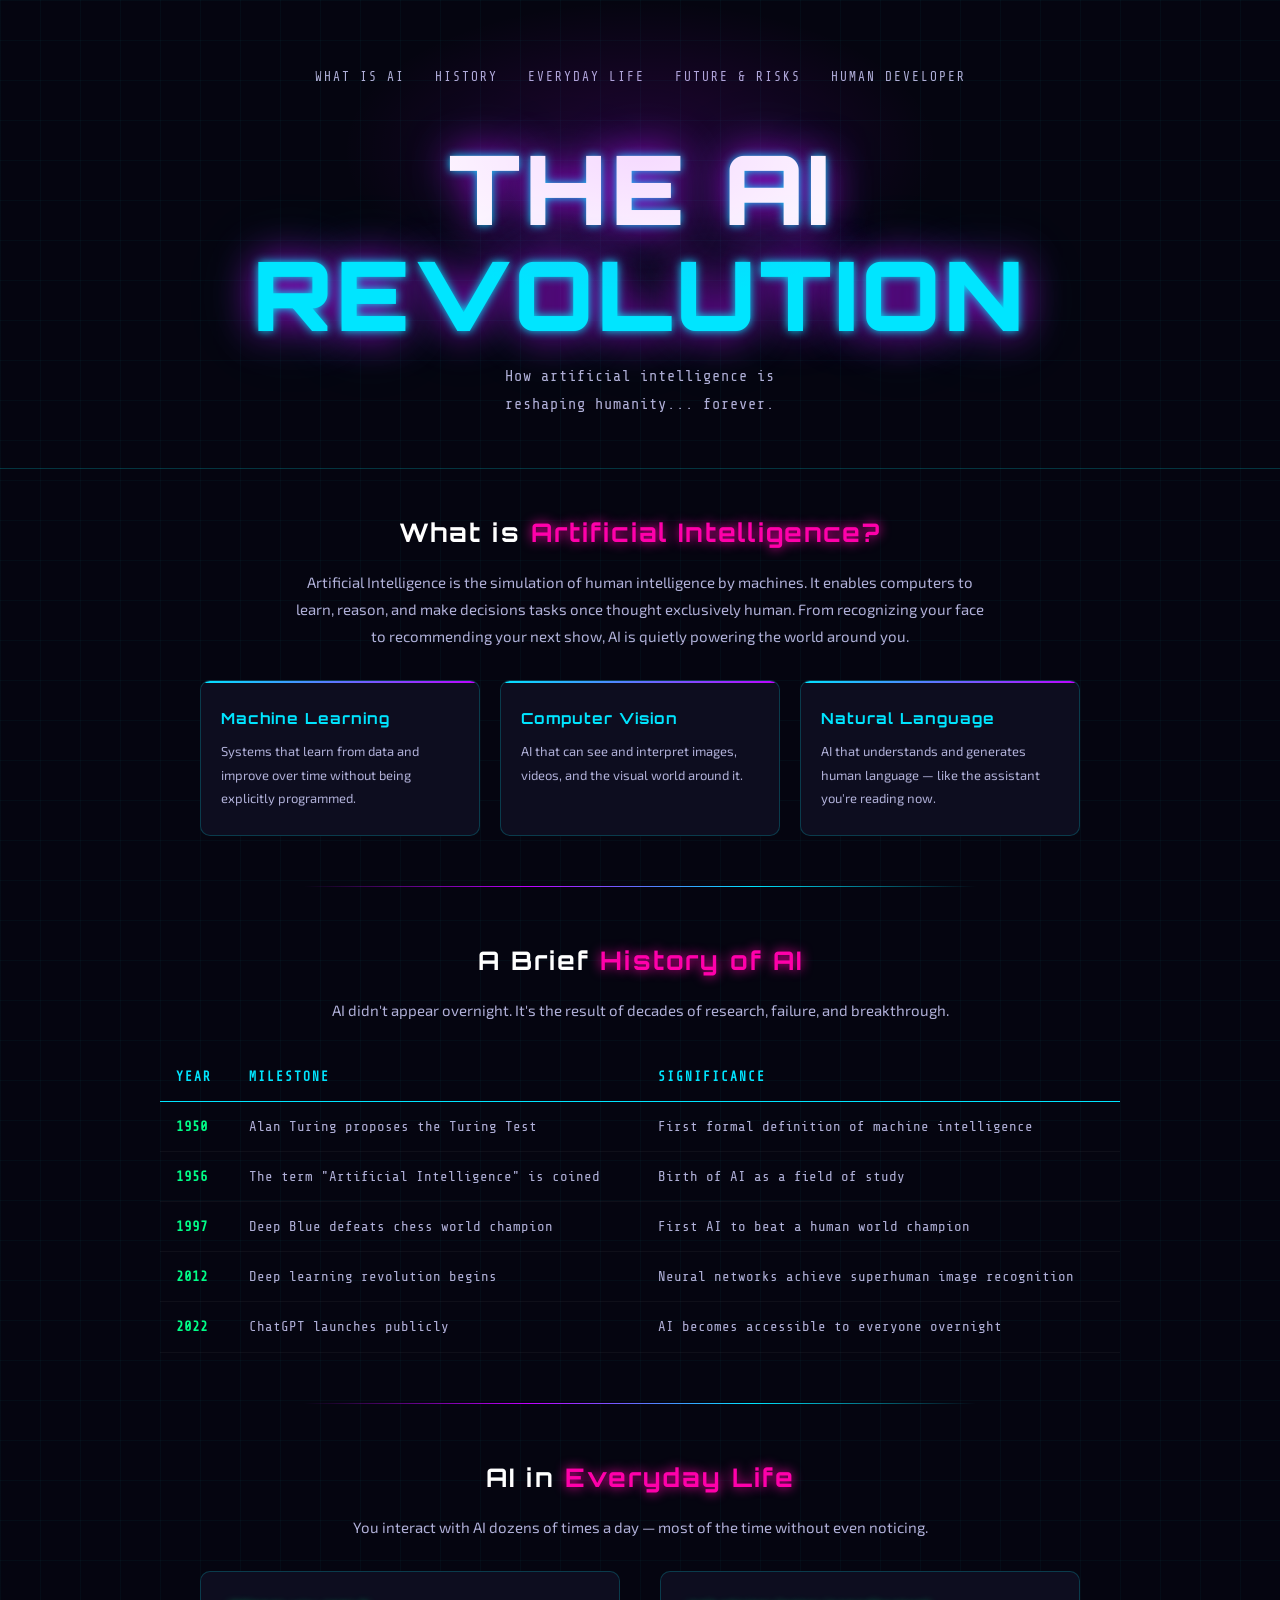
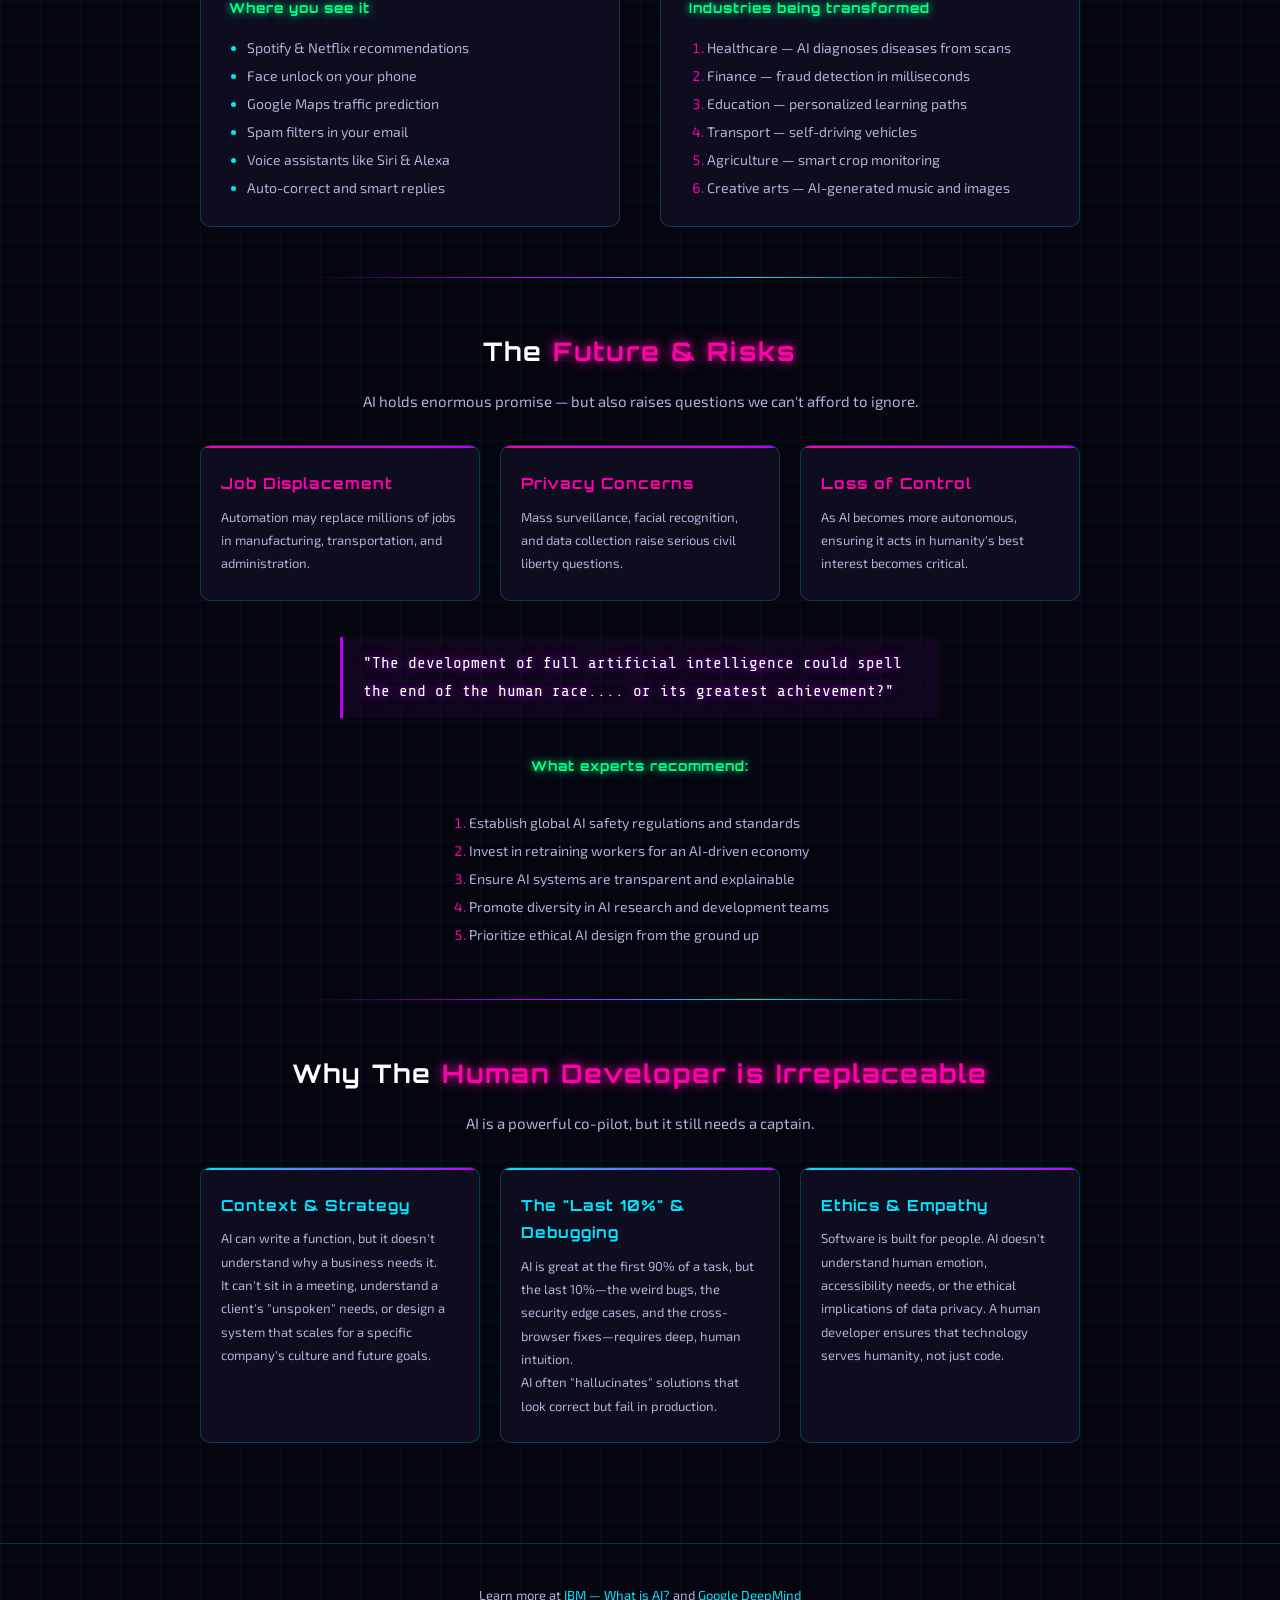
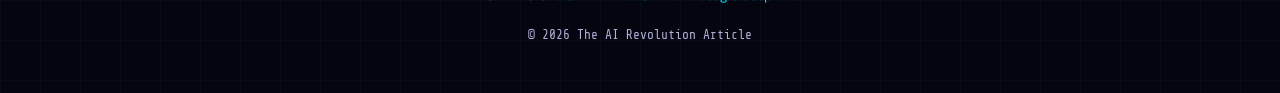
<file: article/ai/index.html>
<!DOCTYPE html>
<html lang="en">
<head>
    <meta charset="UTF-8">
    <meta name="viewport" content="width=device-width, initial-scale=1.0">
    <title>The AI Revolution</title>
    <link rel="stylesheet" href="style.css">
</head>

<body>

    <!-- Header-->
    <header>
        <nav>
            <a href="#what-is-ai">What is AI</a>
            <a href="#history">History</a>
            <a href="#everyday">Everyday Life</a>
            <a href="#future">Future & Risks</a>
            <a href="#human-developer">Human Developer</a>
        </nav>
        <h1>THE AI<br><span>REVOLUTION</span></h1>
        <p class="subtitle">How artificial intelligence is<br> reshaping humanity... forever.</p>
    </header>

    <main>

        <!-- Section 1: What is AI -->
        <section id="what-is-ai">
            <h2>What is <span class="highlight">Artificial Intelligence?</span></h2>
            <p>
                Artificial Intelligence is the simulation of human intelligence by machines.
                It enables computers to learn, reason, and make decisions tasks once thought
                exclusively human. From recognizing your face to recommending your next show,
                AI is quietly powering the world around you.
            </p>

            <div class="card-grid">
                <article class="card">
                    <h3>Machine Learning</h3>
                    <p>Systems that learn from data and improve over time without being explicitly programmed.</p>
                </article>
                <article class="card">
                    <h3>Computer Vision</h3>
                    <p>AI that can see and interpret images, videos, and the visual world around it.</p>
                </article>
                <article class="card">
                    <h3>Natural Language</h3>
                    <p>AI that understands and generates human language — like the assistant you're reading now.</p>
                </article>
            </div>
        </section>

        <hr>

                <!-- Section 2: History -->
        <section id="history">
            <h2>A Brief <span class="highlight">History of AI</span></h2>
            <p>AI didn't appear overnight. It's the result of decades of research, failure, and breakthrough.</p>

            <table>
                <thead>
                    <tr>
                        <th>Year</th>
                        <th>Milestone</th>
                        <th>Significance</th>
                    </tr>
                </thead>
                <tbody>
                    <tr>
                        <td>1950</td>
                        <td>Alan Turing proposes the Turing Test</td>
                        <td>First formal definition of machine intelligence</td>
                    </tr>
                    <tr>
                        <td>1956</td>
                        <td>The term "Artificial Intelligence" is coined</td>
                        <td>Birth of AI as a field of study</td>
                    </tr>
                    <tr>
                        <td>1997</td>
                        <td>Deep Blue defeats chess world champion</td>
                        <td>First AI to beat a human world champion</td>
                    </tr>
                    <tr>
                        <td>2012</td>
                        <td>Deep learning revolution begins</td>
                        <td>Neural networks achieve superhuman image recognition</td>
                    </tr>
                    <tr>
                        <td>2022</td>
                        <td>ChatGPT launches publicly</td>
                        <td>AI becomes accessible to everyone overnight</td>
                    </tr>
                </tbody>
            </table>
        </section>

        <hr>

        <!-- Section 3: Everyday Life -->
        <section id="everyday">
            <h2>AI in <span class="highlight">Everyday Life</span></h2>
            <p>You interact with AI dozens of times a day — most of the time without even noticing.</p>

            <div class="two-col">
                <div>
                    <h3 class="col-title">Where you see it</h3>
                    <ul>
                        <li>Spotify & Netflix recommendations</li>
                        <li>Face unlock on your phone</li>
                        <li>Google Maps traffic prediction</li>
                        <li>Spam filters in your email</li>
                        <li>Voice assistants like Siri & Alexa</li>
                        <li>Auto-correct and smart replies</li>
                    </ul>
                </div>
                <div>
                    <h3 class="col-title">Industries being transformed</h3>
                    <ol>
                        <li>Healthcare — AI diagnoses diseases from scans</li>
                        <li>Finance — fraud detection in milliseconds</li>
                        <li>Education — personalized learning paths</li>
                        <li>Transport — self-driving vehicles</li>
                        <li>Agriculture — smart crop monitoring</li>
                        <li>Creative arts — AI-generated music and images</li>
                    </ol>
                </div>
            </div>
        </section>

        <hr>

        <!-- Section 4: Future & Risks -->
        <section id="future">
            <h2>The <span class="highlight">Future & Risks</span></h2>
            <p>AI holds enormous promise — but also raises questions we can't afford to ignore.</p>

            <div class="card-grid">
                <article class="card card--danger">
                    <h3> Job Displacement</h3>
                    <p>Automation may replace millions of jobs in manufacturing, transportation, and administration.</p>
                </article>
                <article class="card card--danger">
                    <h3> Privacy Concerns</h3>
                    <p>Mass surveillance, facial recognition, and data collection raise serious civil liberty questions.</p>
                </article>
                <article class="card card--danger">
                    <h3>Loss of Control</h3>
                    <p>As AI becomes more autonomous, ensuring it acts in humanity's best interest becomes critical.</p>
                </article>
            </div>

            <p class="quote">"The development of full artificial intelligence could spell the end of the human race.... or its greatest achievement?"</p>

            <h3 class="col-title" style="margin-top: 30px;">What experts recommend:</h3>
            <ol class="recommendation-list">
                <li>Establish global AI safety regulations and standards</li>
                <li>Invest in retraining workers for an AI-driven economy</li>
                <li>Ensure AI systems are transparent and explainable</li>
                <li>Promote diversity in AI research and development teams</li>
                <li>Prioritize ethical AI design from the ground up</li>
            </ol>
        </section>

        <hr>

        <!-- Human Developer Section -->
        <section id="human-developer">
            <h2>Why The <span class="highlight">Human Developer is Irreplaceable</span></h2>
            <p>AI is a powerful co-pilot, but it still needs a captain.</p>

            <div class="card-grid">
                <article class="card">
                    <h3>Context & Strategy</h3>
                    <p>AI can write a function, but it doesn't understand why a business needs it.<br> It can't sit in a meeting, understand a client's "unspoken" needs, or design a system that scales for a specific company's culture and future goals.</p>
                </article>
                <article class="card">
                    <h3>The "Last 10%" & Debugging</h3>
                    <p>AI is great at the first 90% of a task, but the last 10%—the weird bugs, the security edge cases, and the cross-browser fixes—requires deep, human intuition.<br> AI often "hallucinates" solutions that look correct but fail in production.</p>
                </article>
                <article class="card">
                    <h3>Ethics & Empathy</h3>
                    <p>Software is built for people. AI doesn't understand human emotion, accessibility needs, or the ethical implications of data privacy. A human developer ensures that technology serves humanity, not just code.</p>
                </article>
            </div>
        </section>
    </main>

    <!--Footer-->
    <footer>
        <p>Learn more at <a href="https://www.ibm.com/topics/artificial-intelligence" target="_blank">IBM — What is AI?</a> 
        and <a href="https://www.deepmind.com" target="_blank">Google DeepMind</a></p>
        <p class="footer-copy">&copy; 2026 The AI Revolution Article</p>
    </footer>

</body>
</html>
</file>
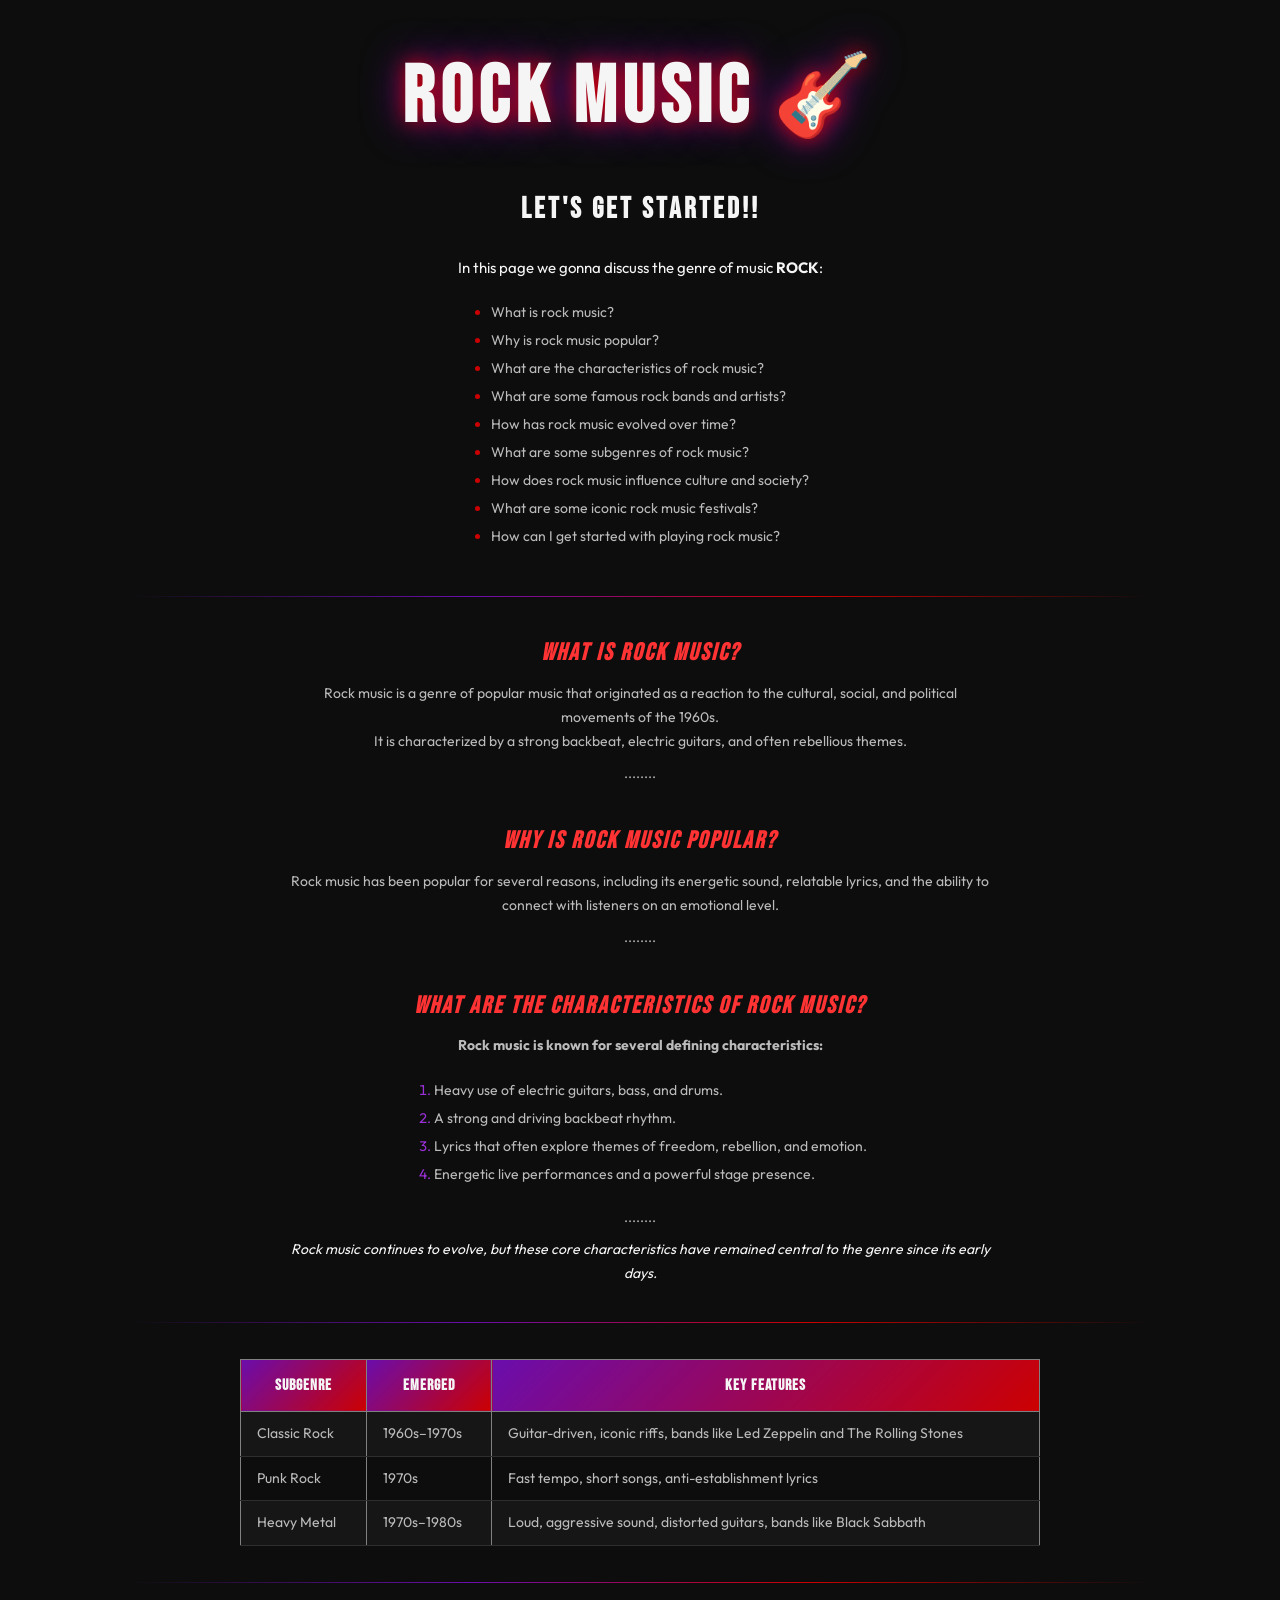
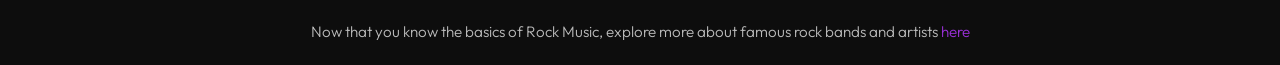
<file: CSS/introduction/index.html>
<!DOCTYPE html>
<html lang="en">
<head>
    <meta charset="UTF-8">
    <meta name="viewport" content="width=device-width, initial-scale=1.0">
    <title>Rock Music 🎸</title>
    <link rel="stylesheet" href="style.css">
</head>

<body dir="auto">
    <h1>Rock Music 🎸</h1>
    <h3>LET'S GET STARTED!!</h3>
    <p class="page-intro">In this page we gonna discuss the genre of music <b>ROCK</b>:</p>
    <ul>
        <li>What is rock music?</li>
        <li>Why is rock music popular?</li>
        <li>What are the characteristics of rock music?</li>
        <li>What are some famous rock bands and artists?</li>
        <li>How has rock music evolved over time?</li>
        <li>What are some subgenres of rock music?</li>
        <li>How does rock music influence culture and society?</li>
        <li>What are some iconic rock music festivals?</li>
        <li>How can I get started with playing rock music?</li>
        <!--here is the end of the head of this page-->
    </ul>

    <hr>

    <!--Defining Rock Music and its features -->
    <p class="title1"><b><i>What is Rock Music?</i></b></p>
    <p>Rock music is a genre of popular music that originated as a reaction to the cultural, social, and political movements of the 1960s.<br>It is characterized by a strong backbeat, electric guitars, and often rebellious themes.</p>
    <p>........</p>

    <p class="title1"><b><i>Why is Rock Music Popular?</i></b></p>
    <p>Rock music has been popular for several reasons, including its energetic sound, relatable lyrics, and the ability to connect with listeners on an emotional level.</p>
    <p>........</p>

    <p class="title1"><b><i>What are the Characteristics of Rock Music?</i></b></p>
    <p><b>Rock music is known for several defining characteristics:</b></p>
    <ol>
        <li>Heavy use of electric guitars, bass, and drums.</li>
        <li>A strong and driving backbeat rhythm.</li>
        <li>Lyrics that often explore themes of freedom, rebellion, and emotion.</li>
        <li>Energetic live performances and a powerful stage presence.</li>
    </ol>
    <p>........</p>

    <p class="las-p">Rock music continues to evolve, but these core characteristics have remained central to the genre since its early days.</p>

    <hr>

    <table border="1">
        <tr>
            <th>Subgenre</th>
            <th>Emerged</th>
            <th>Key Features</th>
        </tr>
        <tr>
            <td>Classic Rock</td>
            <td>1960s–1970s</td>
            <td>Guitar-driven, iconic riffs, bands like Led Zeppelin and The Rolling Stones</td>
        </tr>
        <tr>
            <td>Punk Rock</td>
            <td>1970s</td>
            <td>Fast tempo, short songs, anti-establishment lyrics</td>
        </tr>
        <tr>
            <td>Heavy Metal</td>
            <td>1970s–1980s</td>
            <td>Loud, aggressive sound, distorted guitars, bands like Black Sabbath</td>
        </tr>
    </table>

    <hr>

    <h5>Now that you know the basics of Rock Music, explore more about famous rock bands and artists <a href="page2.html">here</a></h5>

</body>
</html>
</file>
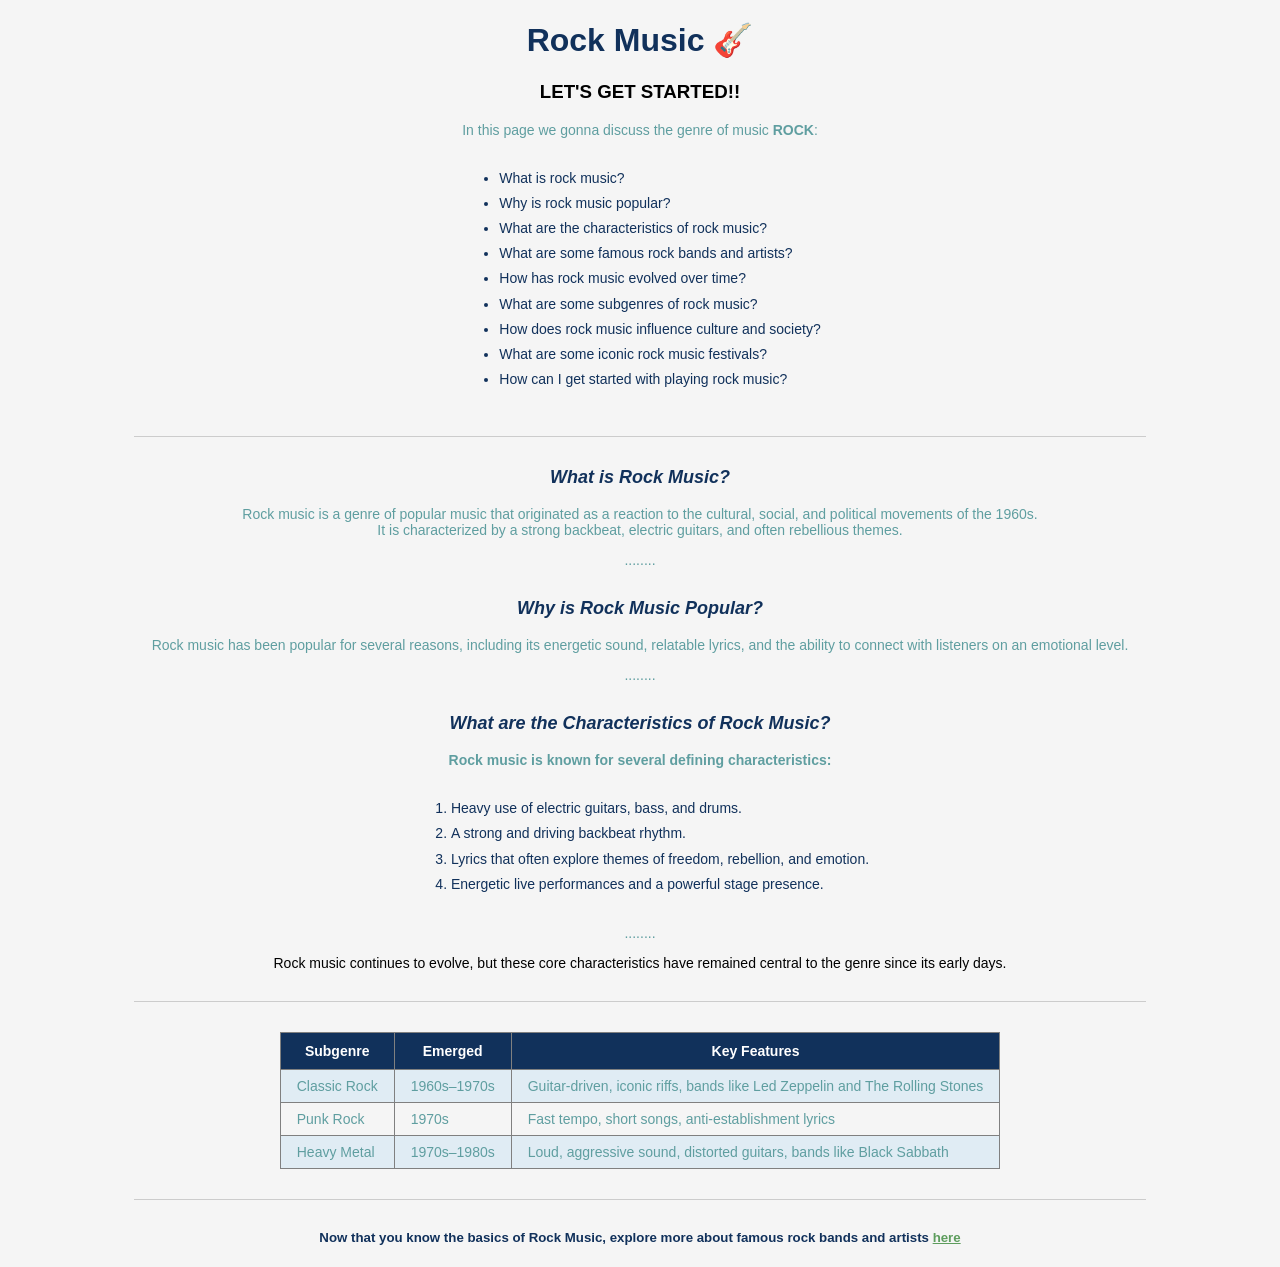
<file: HTML/introduction/index.html>
<!DOCTYPE html>
<html lang="en">
<head>
    <meta charset="UTF-8">
    <meta name="viewport" content="width=device-width, initial-scale=1.0">
    <title>Rock Music 🎸</title>
    <style>

        body {
            background-color: #f5f5f5;
            text-align: center;
            font-family: Arial, sans-serif;
        }

        h1 {
            color: rgb(17, 49, 91);
        }

        h5 {
            color: rgb(17, 49, 91);
        }

        p {
            color: cadetblue;
            text-align: center;
            font-size: 14px;
        }

        p.page-intro {
            color: cadetblue;
        }

        p.title1 {
            color: rgb(17, 49, 91);
            font-size: 18px;
            margin-top: 30px;
        }

        p.las-p {
            color: rgb(0, 0, 0);
        }

        ul, ol {
            display: inline-block;
            text-align: left;
            color: rgb(17, 49, 91);
            font-size: 14px;
            line-height: 1.8;
        }

        table {
            margin: 0 auto;
            border-collapse: collapse;
            font-size: 14px;
        }

        th {
            background-color: rgb(17, 49, 91);
            color: white;
            padding: 10px 16px;
        }

        td {
            padding: 8px 16px;
            color: cadetblue;
            text-align: left;
        }

        tr:nth-child(even) {
            background-color: #e0ecf4;
        }

        hr {
            border: none;
            border-top: 1px solid #ccc;
            margin: 30px auto;
            width: 80%;
        }

        a {
            color: rgb(93, 157, 93);
        }

    </style>
</head> 


<body dir="auto">
    <h1>Rock Music 🎸</h1>
    <h3>LET'S GET STARTED!!</h3>
    <p class="page-intro">In this page we gonna discuss the genre of music <b>ROCK</b>:</p>
    <ul>
        <li>What is rock music?</li>
        <li>Why is rock music popular?</li>
        <li>What are the characteristics of rock music?</li>
        <li>What are some famous rock bands and artists?</li>
        <li>How has rock music evolved over time?</li>
        <li>What are some subgenres of rock music?</li>
        <li>How does rock music influence culture and society?</li>
        <li>What are some iconic rock music festivals?</li>
        <li>How can I get started with playing rock music?</li>
        <!--here is the end of the head of this page-->
    </ul>

    <hr>

    <!--Defining Rock Music and its features -->
    <p class="title1"><b><i>What is Rock Music?</i></b></p>
    <p>Rock music is a genre of popular music that originated as a reaction to the cultural, social, and political movements of the 1960s.<br>It is characterized by a strong backbeat, electric guitars, and often rebellious themes.</p>
    <p>........</p>

    <p class="title1"><b><i>Why is Rock Music Popular?</i></b></p>
    <p>Rock music has been popular for several reasons, including its energetic sound, relatable lyrics, and the ability to connect with listeners on an emotional level.</p>
    <p>........</p>

    <p class="title1"><b><i>What are the Characteristics of Rock Music?</i></b></p>
    <p><b>Rock music is known for several defining characteristics:</b></p>
    <ol>
        <li>Heavy use of electric guitars, bass, and drums.</li>
        <li>A strong and driving backbeat rhythm.</li>
        <li>Lyrics that often explore themes of freedom, rebellion, and emotion.</li>
        <li>Energetic live performances and a powerful stage presence.</li>
    </ol>
    <p>........</p>

    <p class="las-p">Rock music continues to evolve, but these core characteristics have remained central to the genre since its early days.</p>

    <hr>

    <table border="1">
        <tr>
            <th>Subgenre</th>
            <th>Emerged</th>
            <th>Key Features</th>
        </tr>
        <tr>
            <td>Classic Rock</td>
            <td>1960s–1970s</td>
            <td>Guitar-driven, iconic riffs, bands like Led Zeppelin and The Rolling Stones</td>
        </tr>
        <tr>
            <td>Punk Rock</td>
            <td>1970s</td>
            <td>Fast tempo, short songs, anti-establishment lyrics</td>
        </tr>
        <tr>
            <td>Heavy Metal</td>
            <td>1970s–1980s</td>
            <td>Loud, aggressive sound, distorted guitars, bands like Black Sabbath</td>
        </tr>
    </table>

    <hr>

    <h5>Now that you know the basics of Rock Music, explore more about famous rock bands and artists <a href="page2.html">here</a></h5>

</body>
</html>
</file>
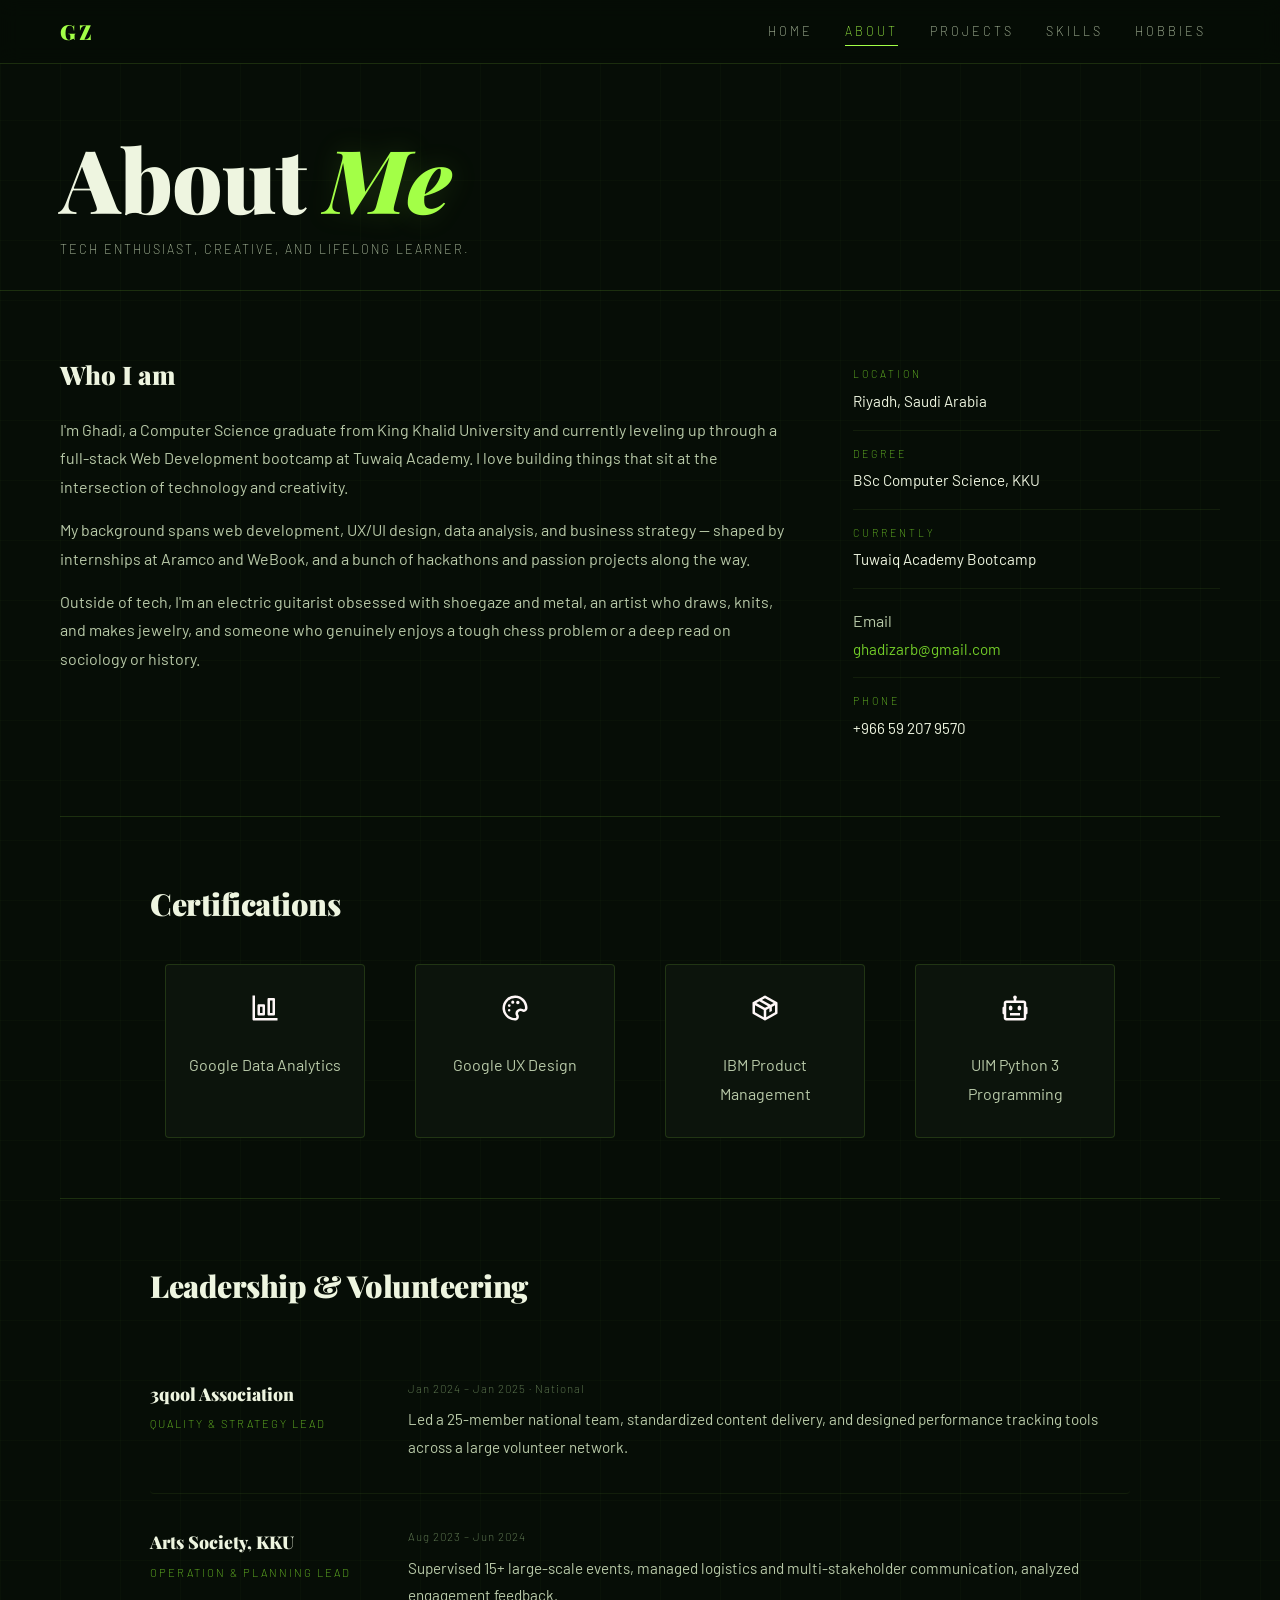
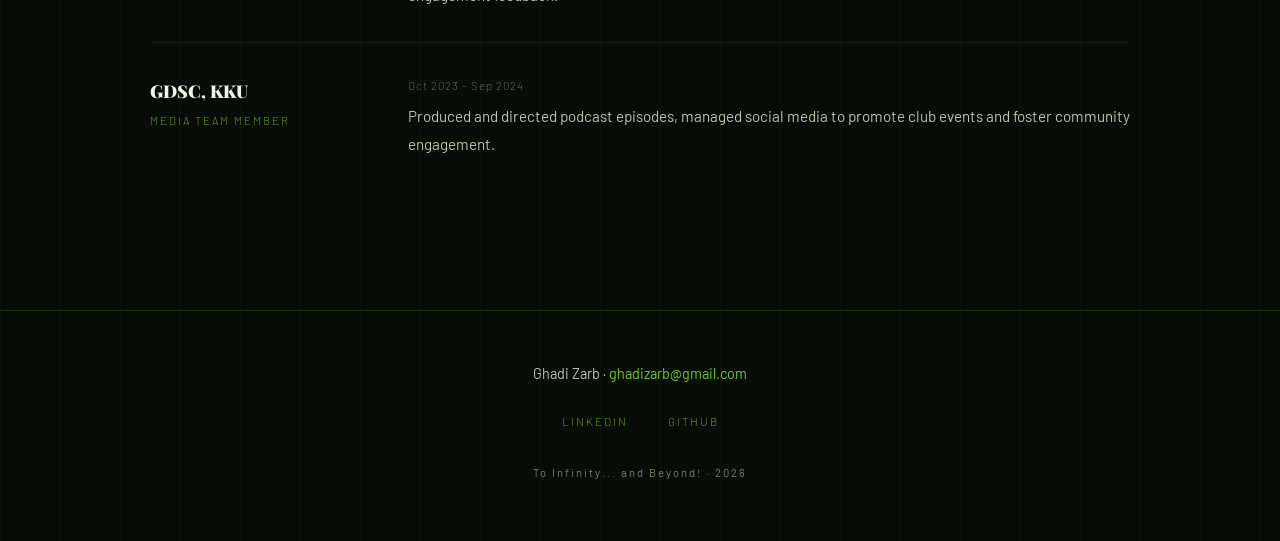
<file: careers/cv/cv_about.html>
<!DOCTYPE html>
<html lang="en">
<head>
    <meta charset="UTF-8">
    <meta name="viewport" content="width=device-width, initial-scale=1.0">
    <title>About — Ghadi Zarb</title>
    <link rel="stylesheet" href="cv_style.css">
</head>
<body>

    <a href="#main-content" class="skip-link">Skip to main content</a>

    <nav class="topnav" aria-label="Main navigation">
        <a href="cv_index.html" class="nav-name">GZ</a>
        <button class="nav-toggle" aria-expanded="false" aria-controls="nav-links" aria-label="Toggle navigation">☰</button>
        <ul class="nav-links" id="nav-links" role="list">
            <li><a href="cv_index.html">Home</a></li>
            <li><a href="cv_about.html" class="active">About</a></li>
            <li><a href="cv_projects.html">Projects</a></li>
            <li><a href="cv_skills.html">Skills</a></li>
            <li><a href="cv_hobbies.html">Hobbies</a></li>
        </ul>
    </nav>

    <main id="main-content">

        <div class="page-header">
            <h1 class="page-title">About <span>Me</span></h1>
            <p class="page-sub">Tech enthusiast, creative, and lifelong learner.</p>
        </div>

        <div class="about-grid">
            <div class="about-text">
                <h2>Who I am</h2>
                <p>I'm Ghadi, a Computer Science graduate from King Khalid University and currently leveling up through a full-stack Web Development bootcamp at Tuwaiq Academy. I love building things that sit at the intersection of technology and creativity.</p>
                <p>My background spans web development, UX/UI design, data analysis, and business strategy — shaped by internships at Aramco and WeBook, and a bunch of hackathons and passion projects along the way.</p>
                <p>Outside of tech, I'm an electric guitarist obsessed with shoegaze and metal, an artist who draws, knits, and makes jewelry, and someone who genuinely enjoys a tough chess problem or a deep read on sociology or history.</p>
            </div>
            <div class="about-sidebar">
                <div class="info-block">
                    <h3>Location</h3>
                    <p> Riyadh, Saudi Arabia </p>
                </div>
                <div class="info-block">
                    <h3>Degree</h3>
                    <p> BSc Computer Science, KKU </p>
                </div>
                <div class="info-block">
                    <h3> Currently </h3>
                    <p>Tuwaiq Academy Bootcamp</p>
                </div>
                <div class="info-block">
                    <h3></h3> Email</h3>
                    <p><a href="mailto:ghadizarb@gmail.com">ghadizarb@gmail.com</a></p>
                </div>
                <div class="info-block">
                    <h3> Phone </h3>
                    <p>+966 59 207 9570</p>
                </div>
            </div>
        </div>

        <hr>

        <section class="section">
            <h2 class="section-title">Certifications</h2>
            <div class="cert-grid">
                <div class="cert-card">
                    <svg  xmlns="http://www.w3.org/2000/svg" width="40" height="30"  fill="#fff7f7" viewBox="0 0 24 24" >
                    <!--Boxicons v3.0.8 https://boxicons.com | License  https://docs.boxicons.com/free-->
                    <path d="M4 2H2v19c0 .55.45 1 1 1h19v-2H4z"></path><path d="M19 18c.55 0 1-.45 1-1V5c0-.55-.45-1-1-1h-4c-.55 0-1 .45-1 1v12c0 .55.45 1 1 1zM16 6h2v10h-2zm-5 12c.55 0 1-.45 1-1v-7c0-.55-.45-1-1-1H7c-.55 0-1 .45-1 1v7c0 .55.45 1 1 1zm-3-7h2v5H8z"></path></svg>
                    <p>Google Data Analytics</p>
                </div>
                <div class="cert-card">
                    <svg  xmlns="http://www.w3.org/2000/svg" width="40" height="30"  fill="#fff7f7" viewBox="0 0 24 24" >
                    <!--Boxicons v3.0.8 https://boxicons.com | License  https://docs.boxicons.com/free-->
                    <path d="M13.4 2.1c-3.16-.43-6.24.6-8.47 2.83S1.67 10.25 2.1 13.4c.53 3.89 3.46 7.21 7.29 8.25.86.23 1.74.35 2.62.35h.14c1.03-.02 1.97-.55 2.52-1.43.54-.88.6-1.95.15-2.88l-.2-.42c-.45-.94-.1-1.8.39-2.28s1.34-.84 2.28-.39l.41.2c.93.45 2 .39 2.88-.15a3 3 0 0 0 1.43-2.52c.01-.92-.1-1.85-.35-2.76-1.04-3.83-4.35-6.75-8.25-7.29Zm6.12 10.86c-.3.18-.65.2-.96.05l-.41-.2a3.96 3.96 0 0 0-4.56.78 3.96 3.96 0 0 0-.78 4.56l.2.42c.15.31.13.66-.05.96-.19.3-.49.47-.84.48-.74.02-1.48-.08-2.21-.28-3.06-.83-5.4-3.48-5.83-6.59-.34-2.53.48-5 2.27-6.79a7.96 7.96 0 0 1 5.66-2.34c.37 0 .75.03 1.13.08 3.11.42 5.75 2.76 6.59 5.83.2.73.29 1.47.28 2.21 0 .35-.18.66-.48.84Z"></path><path d="M7.33 12.76a1 1 0 1 0 0 2 1 1 0 1 0 0-2m.07-3.83a1.12 1.12 0 1 0 0 2.24 1.12 1.12 0 1 0 0-2.24m2.81-2.87a1.25 1.25 0 1 0 0 2.5 1.25 1.25 0 1 0 0-2.5m4.06.11a1.38 1.38 0 1 0 0 2.76 1.38 1.38 0 1 0 0-2.76"></path></svg>
                    <p>Google UX Design</p>
                </div>
                <div class="cert-card">
                    <svg  xmlns="http://www.w3.org/2000/svg" width="40" height="30"  fill="#fff7f7" viewBox="0 0 24 24" >
                    <!--Boxicons v3.0.8 https://boxicons.com | License  https://docs.boxicons.com/free-->
                    <path d="M21.93 7.66c-.02-.05-.04-.11-.07-.16a1 1 0 0 0-.06-.08c-.03-.04-.06-.09-.1-.12-.03-.03-.06-.04-.09-.07-.04-.03-.07-.06-.11-.09h-.01l-9-5.01a.99.99 0 0 0-.97 0l-9.01 5H2.5c-.04.02-.07.06-.11.09a.6.6 0 0 0-.09.07c-.04.04-.07.08-.1.12-.02.03-.05.05-.06.08-.03.05-.05.1-.07.16-.01.03-.03.05-.03.08-.02.08-.04.17-.04.26v8c0 .36.2.7.51.87l9 5 .15.06c.03.01.06.03.09.03a1.1 1.1 0 0 0 .5 0c.03 0 .06-.02.09-.03.05-.02.1-.03.15-.06l9-5c.32-.18.51-.51.51-.87v-8c0-.09-.01-.18-.04-.26 0-.03-.02-.05-.03-.08ZM12 4.15l6.94 3.86-2.44 1.36-6.94-3.86zm-4.5 2.5 6.94 3.86L12 11.87 5.06 8.01zM4 9.71l7 3.89v5.71l-7-3.89zm16 5.71-7 3.89V13.6l2.5-1.39v3.21l2-1.11V11.1L20 9.71z"></path></svg>
                    <p>IBM Product Management</p>
                </div>
                <div class="cert-card">
                    <svg  xmlns="http://www.w3.org/2000/svg" width="40" height="30"  fill="#fff7f7" viewBox="0 0 24 24" >
                    <!--Boxicons v3.0.8 https://boxicons.com | License  https://docs.boxicons.com/free-->
                    <path d="M8.5 10a1.5 2 0 1 0 0 4 1.5 2 0 1 0 0-4m7 0a1.5 2 0 1 0 0 4 1.5 2 0 1 0 0-4M8 16h8v2H8z"></path><path d="M21 11V8c0-1.1-.9-2-2-2h-6V4.61c.3-.27.5-.67.5-1.11 0-.83-.67-1.5-1.5-1.5s-1.5.67-1.5 1.5c0 .44.2.84.5 1.11V6H5c-1.1 0-2 .9-2 2v3c-.55 0-1 .45-1 1v4c0 .55.45 1 1 1v3c0 1.1.9 2 2 2h14c1.1 0 2-.9 2-2v-3c.55 0 1-.45 1-1v-4c0-.55-.45-1-1-1M5 20V8h14v12z"></path></svg>
                    <p>UIM Python 3 Programming</p>
                </div>
            </div>
        </section>

        <hr>

        <section class="section">
            <h2 class="section-title">Leadership & Volunteering</h2>
            <div class="exp-card">
                <div class="exp-left">
                    <span class="exp-company">3qool Association</span>
                    <span class="exp-role">Quality & Strategy Lead</span>
                </div>
                <div class="exp-right">
                    <span class="exp-date">Jan 2024 – Jan 2025 · National</span>
                    <p>Led a 25-member national team, standardized content delivery, and designed performance tracking tools across a large volunteer network.</p>
                </div>
            </div>
            <div class="exp-card">
                <div class="exp-left">
                    <span class="exp-company">Arts Society, KKU</span>
                    <span class="exp-role">Operation & Planning Lead</span>
                </div>
                <div class="exp-right">
                    <span class="exp-date">Aug 2023 – Jun 2024</span>
                    <p>Supervised 15+ large-scale events, managed logistics and multi-stakeholder communication, analyzed engagement feedback.</p>
                </div>
            </div>
            <div class="exp-card">
                <div class="exp-left">
                    <span class="exp-company">GDSC, KKU</span>
                    <span class="exp-role">Media Team Member</span>
                </div>
                <div class="exp-right">
                    <span class="exp-date">Oct 2023 – Sep 2024</span>
                    <p>Produced and directed podcast episodes, managed social media to promote club events and foster community engagement.</p>
                </div>
            </div>
        </section>

    </main>

    <footer class="footer">
        <p>Ghadi Zarb · <a href="mailto:ghadizarb@gmail.com">ghadizarb@gmail.com</a></p>
        <div class="footer-links">
            <a href="https://www.linkedin.com/in/ghadi-z-827251297/" target="_blank">LinkedIn</a>
            <a href="https://github.com/awesomegi" target="_blank">GitHub</a>
        </div>
        <p class="footer-copy">To Infinity... and Beyond! · 2026</p>
    </footer>

    <script>
        const toggle = document.querySelector('.nav-toggle');
        const navLinks = document.querySelector('.nav-links');
        if (toggle) {
            toggle.addEventListener('click', () => {
                const isOpen = navLinks.classList.toggle('open');
                toggle.setAttribute('aria-expanded', isOpen);
                toggle.textContent = isOpen ? '✕' : '☰';
            });
        }
    </script>

</body>
</html>
</file>
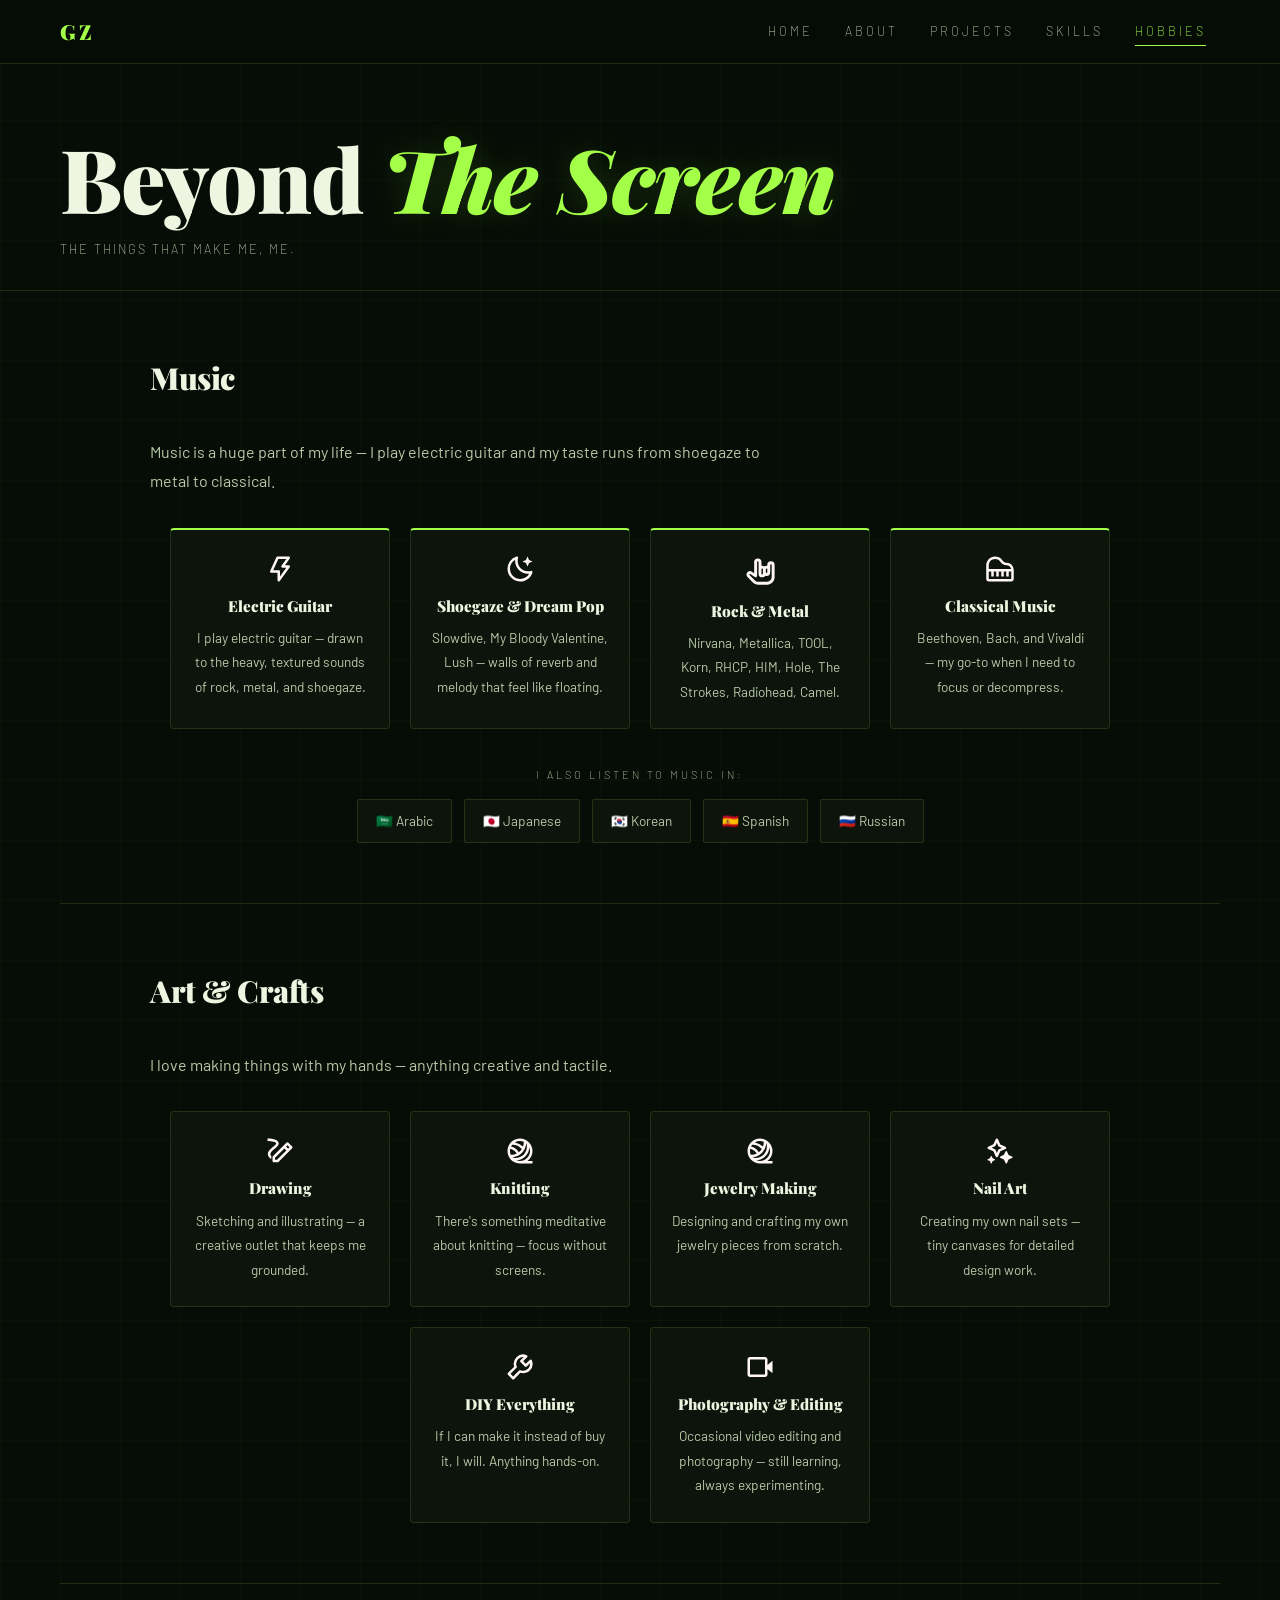
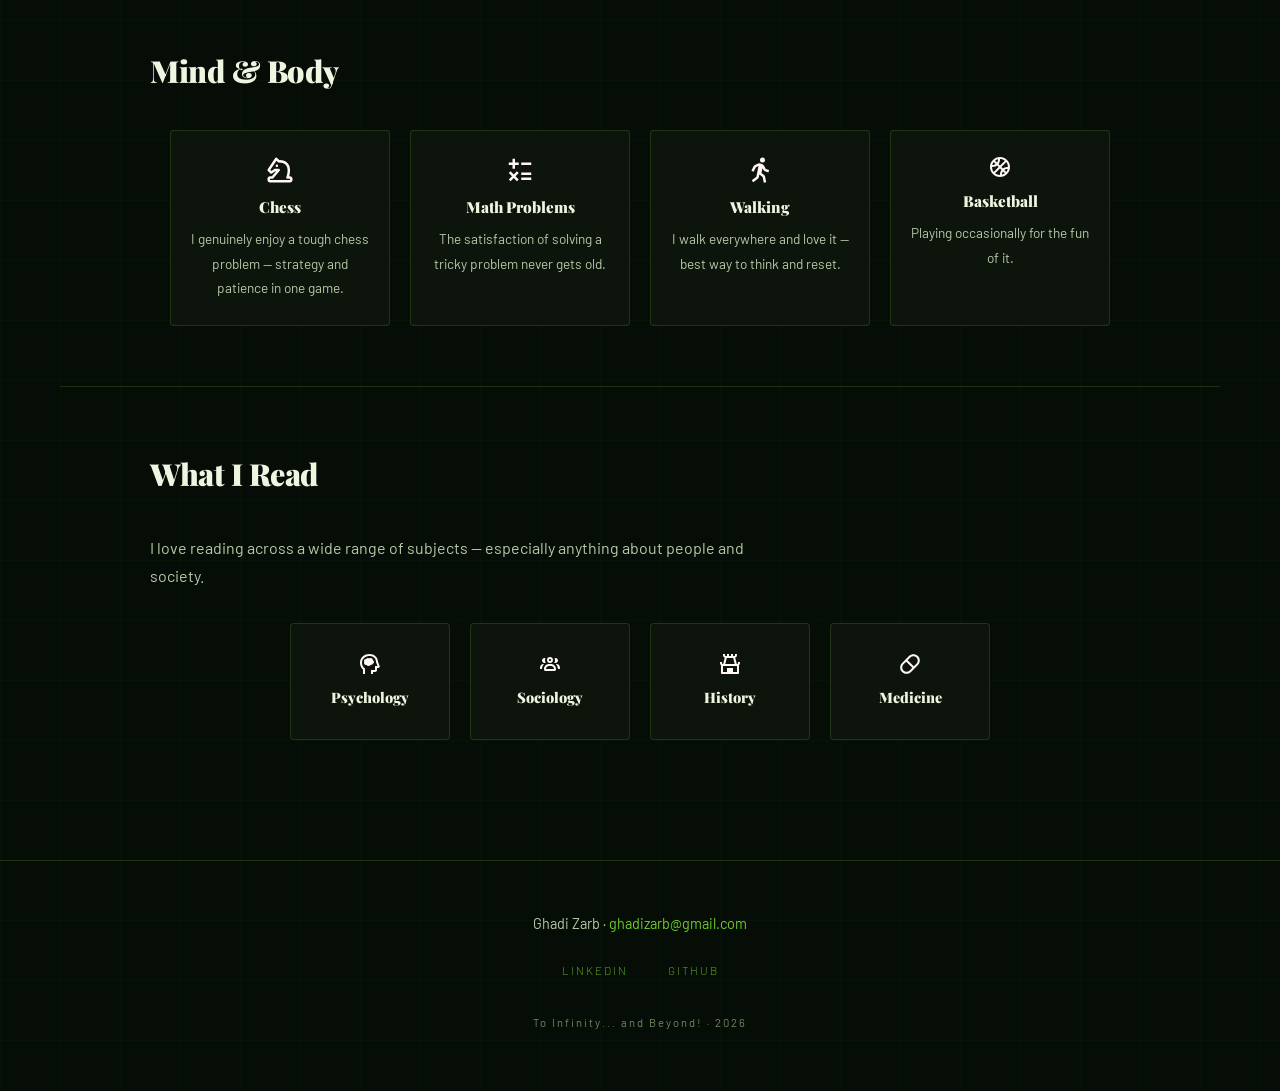
<file: careers/cv/cv_hobbies.html>
<!DOCTYPE html>
<html lang="en">
<head>
    <meta charset="UTF-8">
    <meta name="viewport" content="width=device-width, initial-scale=1.0">
    <title>Hobbies — Ghadi Zarb</title>
    <link rel="stylesheet" href="cv_style.css">
</head>
<body>

    <a href="#main-content" class="skip-link">Skip to main content</a>

    <nav class="topnav" aria-label="Main navigation">
        <a href="cv_index.html" class="nav-name">GZ</a>
        <button class="nav-toggle" aria-expanded="false" aria-controls="nav-links" aria-label="Toggle navigation">☰</button>
        <ul class="nav-links" id="nav-links" role="list">
            <li><a href="cv_index.html">Home</a></li>
            <li><a href="cv_about.html">About</a></li>
            <li><a href="cv_projects.html">Projects</a></li>
            <li><a href="cv_skills.html">Skills</a></li>
            <li><a href="cv_hobbies.html" class="active">Hobbies</a></li>
        </ul>
    </nav>

    <main id="main-content">

        <div class="page-header">
            <h1 class="page-title">Beyond <span>The Screen</span></h1>
            <p class="page-sub">The things that make me, me.</p>
        </div>

        <section class="section">
            <h2 class="section-title">Music</h2>
            <p class="section-desc">Music is a huge part of my life — I play electric guitar and my taste runs from shoegaze to metal to classical.</p>
            <div class="hobby-grid">
                <div class="hobby-card hobby-card--music">
                    <svg  xmlns="http://www.w3.org/2000/svg" width="40" height="30"  fill="#fff7f7" viewBox="0 0 24 24" >
                    <!--Boxicons v3.0.8 https://boxicons.com | License  https://docs.boxicons.com/free-->
                    <path d="M19.89 2.54A1 1 0 0 0 19 2h-9c-.39 0-.75.23-.91.59l-5 11c-.14.31-.11.67.07.96s.5.46.84.46h5v6a1 1 0 0 0 1 1c.31 0 .62-.15.81-.41l8-11a1 1 0 0 0 .08-1.04 1 1 0 0 0-.89-.55h-3.06l3.87-5.42a1 1 0 0 0 .08-1.04Zm-6.7 6.88A.997.997 0 0 0 14 11h3.04L12 17.92V14c0-.55-.45-1-1-1H6.55l4.09-9h6.41l-3.87 5.42Z"></path></svg>
                    <h3>Electric Guitar</h3>
                    <p>I play electric guitar — drawn to the heavy, textured sounds of rock, metal, and shoegaze.</p>
                </div>
                <div class="hobby-card hobby-card--music">
                    <svg  xmlns="http://www.w3.org/2000/svg" width="40" height="30"  fill="#fff7f7" viewBox="0 0 24 24" >
                    <!--Boxicons v3.0.8 https://boxicons.com | License  https://docs.boxicons.com/free-->
                    <path d="M20.71 13.51c-.78.23-1.58.35-2.38.35-4.52 0-8.2-3.68-8.2-8.2 0-.8.12-1.6.35-2.38a1.002 1.002 0 0 0-1.25-1.25A10.17 10.17 0 0 0 2 11.8C2 17.42 6.57 22 12.2 22c4.53 0 8.45-2.91 9.76-7.24.11-.35.01-.74-.25-1s-.64-.36-1-.25M12.2 20C7.68 20 4 16.32 4 11.8a8.15 8.15 0 0 1 4.18-7.15c-.03.34-.05.68-.05 1.02 0 5.62 4.57 10.2 10.2 10.2.34 0 .68-.02 1.02-.05C17.93 18.38 15.23 20 12.2 20"></path><path d="m18 2-1.25 2.75L14 6l2.75 1.25L18 10l1.25-2.75L22 6l-2.75-1.25z"></path></svg>
                    <h3>Shoegaze & Dream Pop</h3>
                    <p>Slowdive, My Bloody Valentine, Lush — walls of reverb and melody that feel like floating.</p>
                </div>
                <div class="hobby-card hobby-card--music">
                    <svg  xmlns="http://www.w3.org/2000/svg" width="40" height="35"  fill="#fff7f7" viewBox="0 0 24 24" >
                    <!--Boxicons v3.0.8 https://boxicons.com | License  https://docs.boxicons.com/free-->
                    <path d="M19.5 5A2.5 2.5 0 0 0 17 7.5v.55c-.16-.03-.33-.05-.5-.05-.56 0-1.08.2-1.5.51a2.47 2.47 0 0 0-2-.46V5.5a2.5 2.5 0 0 0-5 0v7.66l-1.61-1.05a2.39 2.39 0 0 0-3.69 1.88c-.04.68.22 1.34.7 1.82l3.73 3.73c.94.94 2.2 1.46 3.54 1.46h6.34c2.76 0 5-2.24 5-5V7.5a2.5 2.5 0 0 0-2.5-2.5ZM16 10.5c0-.28.22-.5.5-.5s.5.22.5.5v2c0 .28-.22.5-.5.5s-.5-.22-.5-.5zm-3 .5v-.5c0-.28.22-.5.5-.5s.5.22.5.5v3c0 .28-.22.5-.5.5s-.5-.22-.5-.5zm7 5c0 1.65-1.35 3-3 3h-6.34c-.79 0-1.56-.32-2.12-.88l-3.73-3.73a.35.35 0 0 1-.11-.3c0-.07.03-.19.15-.29a.39.39 0 0 1 .46-.02l3.16 2.05c.31.2.7.21 1.02.04s.52-.51.52-.88V5.5c0-.28.22-.5.5-.5s.5.22.5.5v8a2.5 2.5 0 0 0 2.5 2.5c.89 0 1.67-.47 2.11-1.17.28.11.58.17.89.17a2.5 2.5 0 0 0 2.5-2.5v-5c0-.28.22-.5.5-.5s.5.22.5.5V16Z"></path></svg>
                    <h3>Rock & Metal</h3>
                    <p>Nirvana, Metallica, TOOL, Korn, RHCP, HIM, Hole, The Strokes, Radiohead, Camel.</p>
                </div>
                <div class="hobby-card hobby-card--music">
                    <svg  xmlns="http://www.w3.org/2000/svg" width="40" height="30"  fill="#fff7f7" viewBox="0 0 24 24" >
                    <!--Boxicons v3.0.8 https://boxicons.com | License  https://docs.boxicons.com/free-->
                    <path d="M17.27 7c-1.14 0-2.2-.51-2.91-1.4l-.76-.94A7.05 7.05 0 0 0 8.07 2C4.17 2 .99 5.17.99 9.08V20c0 1.1.9 2 2 2h18c1.1 0 2-.9 2-2v-7.27c0-3.16-2.57-5.73-5.73-5.73ZM8.08 4c1.55 0 3 .69 3.97 1.91l.76.94C13.9 8.22 15.53 9 17.28 9s3.31 1.29 3.65 3H3V9.08C3 6.28 5.28 4 8.08 4M3 20v-6h2v4h2v-4h2v4h2v-4h2v4h2v-4h2v4h2v-4h2v6z"></path></svg>
                    <h3>Classical Music</h3>
                    <p>Beethoven, Bach, and Vivaldi — my go-to when I need to focus or decompress.</p>
                </div>
            </div>
            <div class="music-languages">
                <h3>I also listen to music in:</h3>
                <div class="lang-pills">
                    <span class="lang-pill">🇸🇦 Arabic</span>
                    <span class="lang-pill">🇯🇵 Japanese</span>
                    <span class="lang-pill">🇰🇷 Korean</span>
                    <span class="lang-pill">🇪🇸 Spanish</span>
                    <span class="lang-pill">🇷🇺 Russian</span>
                </div>
            </div>
        </section>

        <hr>

        <section class="section">
            <h2 class="section-title">Art & Crafts</h2>
            <p class="section-desc">I love making things with my hands — anything creative and tactile.</p>
            <div class="hobby-grid">
                <div class="hobby-card">
                    <svg  xmlns="http://www.w3.org/2000/svg" width="40" height="30"  fill="#fff7f7" viewBox="0 0 24 24" >
                    <!--Boxicons v3.0.8 https://boxicons.com | License  https://docs.boxicons.com/free-->
                    <path d="M18.71 5.29a.996.996 0 0 0-1.41 0l-11 11a1 1 0 0 0-.29.71v3c0 .55.45 1 1 1h3c.27 0 .52-.11.71-.29l11-11a.996.996 0 0 0 0-1.41l-3-3ZM9.59 19H8v-1.59l7.5-7.5 1.59 1.59zm8.91-8.91L16.91 8.5 18 7.41 19.59 9zm-10.73.06C9.5 8.72 11 7.49 11 6c0-3.81-7.5-4-9-4v2c3.31 0 7 .83 7 2 0 .54-1.51 1.78-2.5 2.6-2.06 1.7-4.4 3.63-4.24 6.07.09 1.4 1 2.67 2.74 3.86V17c0-.3.07-.59.2-.85-.59-.56-.91-1.1-.94-1.61-.09-1.41 1.83-3 3.52-4.39Z"></path></svg>
                    <h3>Drawing</h3>
                    <p>Sketching and illustrating — a creative outlet that keeps me grounded.</p>
                </div>
                <div class="hobby-card">
                    <svg  xmlns="http://www.w3.org/2000/svg" width="40" height="30"  fill="#fff7f7" viewBox="0 0 24 24" >
                    <!--Boxicons v3.0.8 https://boxicons.com | License  https://docs.boxicons.com/free-->
                    <path d="M22 12c0-5.51-4.49-10-10-10S2 6.49 2 12s4.49 10 10 10h10v-2h-4.03c2.44-1.83 4.03-4.73 4.03-8m-4.5-3.5c0 4.96-4.04 9-9 9-.91 0-1.8-.14-2.67-.41l-.09-.12c6.03-.37 10.86-5.2 11.23-11.23l.12.09c.27.86.41 1.76.41 2.67M4.19 10.28c2.14.53 3.99 1.83 5.24 3.68-1.34.66-2.84 1.05-4.43 1.05-.14 0-.28-.02-.42-.03-.37-.92-.58-1.92-.58-2.97 0-.59.07-1.17.19-1.72Zm10.79-5.69c0 .14.02.28.02.42 0 1.2-.22 2.35-.62 3.42a11.9 11.9 0 0 0-6.52-3.26 7.97 7.97 0 0 1 4.13-1.16c1.05 0 2.06.21 2.98.58ZM5.76 7.02c.08 0 .16-.01.24-.01 2.86 0 5.54 1.22 7.44 3.35-.62.98-1.41 1.84-2.32 2.54-1.49-2.23-3.69-3.82-6.24-4.51.25-.49.54-.95.88-1.37m3.4 12.46c5.54-.33 9.99-4.77 10.31-10.31.34.89.53 1.84.53 2.85 0 4.41-3.59 8-8 8-1 0-1.96-.19-2.85-.53Z"></path></svg>                    
                    <h3>Knitting</h3>
                    <p>There's something meditative about knitting — focus without screens.</p>
                </div>
                <div class="hobby-card">
                    <svg  xmlns="http://www.w3.org/2000/svg" width="40" height="30"  fill="#fff7f7" viewBox="0 0 24 24" >
                    <!--Boxicons v3.0.8 https://boxicons.com | License  https://docs.boxicons.com/free-->
                    <path d="M22 12c0-5.51-4.49-10-10-10S2 6.49 2 12s4.49 10 10 10h10v-2h-4.03c2.44-1.83 4.03-4.73 4.03-8m-4.5-3.5c0 4.96-4.04 9-9 9-.91 0-1.8-.14-2.67-.41l-.09-.12c6.03-.37 10.86-5.2 11.23-11.23l.12.09c.27.86.41 1.76.41 2.67M4.19 10.28c2.14.53 3.99 1.83 5.24 3.68-1.34.66-2.84 1.05-4.43 1.05-.14 0-.28-.02-.42-.03-.37-.92-.58-1.92-.58-2.97 0-.59.07-1.17.19-1.72Zm10.79-5.69c0 .14.02.28.02.42 0 1.2-.22 2.35-.62 3.42a11.9 11.9 0 0 0-6.52-3.26 7.97 7.97 0 0 1 4.13-1.16c1.05 0 2.06.21 2.98.58ZM5.76 7.02c.08 0 .16-.01.24-.01 2.86 0 5.54 1.22 7.44 3.35-.62.98-1.41 1.84-2.32 2.54-1.49-2.23-3.69-3.82-6.24-4.51.25-.49.54-.95.88-1.37m3.4 12.46c5.54-.33 9.99-4.77 10.31-10.31.34.89.53 1.84.53 2.85 0 4.41-3.59 8-8 8-1 0-1.96-.19-2.85-.53Z"></path></svg>
                    <h3>Jewelry Making</h3>
                    <p>Designing and crafting my own jewelry pieces from scratch.</p>
                </div>
                <div class="hobby-card">
                    <svg  xmlns="http://www.w3.org/2000/svg" width="40" height="30"  fill="#fff7f7" viewBox="0 0 24 24" >
                    <!--Boxicons v3.0.8 https://boxicons.com | License  https://docs.boxicons.com/free-->
                    <path d="M16.41 10.41a.998.998 0 0 0 0-1.82l-4.15-1.84-1.84-4.15a.99.99 0 0 0-.91-.59c-.4-.03-.75.22-.92.58L6.74 6.6 2.56 8.61c-.35.17-.57.53-.57.92s.24.74.59.9l4.15 1.84 1.84 4.15a.998.998 0 0 0 1.82 0l1.84-4.15 4.15-1.84Zm-5.82.68L9.5 13.53l-1.09-2.44a.98.98 0 0 0-.51-.51L5.37 9.46l2.55-1.23c.21-.1.38-.27.47-.48l1.08-2.33 1.1 2.48c.1.23.28.41.51.51l2.44 1.09-2.44 1.09c-.23.1-.41.28-.51.51Zm11.01 5.3-2.77-1.23-1.23-2.77a.68.68 0 0 0-.6-.4c-.27-.02-.5.15-.61.39l-1.23 2.67-2.78 1.34c-.23.11-.38.35-.38.61s.16.49.4.6l2.77 1.23 1.23 2.77a.663.663 0 0 0 1.22 0l1.23-2.77 2.77-1.23c.24-.11.4-.35.4-.61s-.16-.5-.4-.61ZM7.76 18.63l-1.66-.74-.74-1.66a.41.41 0 0 0-.36-.24c-.16-.01-.3.09-.37.23l-.74 1.6-1.67.8c-.14.07-.23.21-.23.37s.1.3.24.36l1.66.74.74 1.66a.404.404 0 0 0 .74 0l.74-1.66 1.66-.74a.404.404 0 0 0 0-.74Z"></path></svg>
                    <h3>Nail Art</h3>
                    <p>Creating my own nail sets — tiny canvases for detailed design work.</p>
                </div>
                <div class="hobby-card">
                    <svg  xmlns="http://www.w3.org/2000/svg" width="40" height="30"  fill="#fff7f7" viewBox="0 0 24 24" >
                    <!--Boxicons v3.0.8 https://boxicons.com | License  https://docs.boxicons.com/free-->
                    <path d="M20.71 6.04a.99.99 0 0 0-.9.27l-3.18 3.18-2.12-2.12 3.18-3.18a.98.98 0 0 0 .27-.9c-.07-.33-.29-.6-.6-.73A7.47 7.47 0 0 0 9.2 4.19a7.49 7.49 0 0 0-1.86 7.52L2.3 16.75c-.19.19-.29.44-.29.71s.11.52.29.71l3.54 3.54c.19.19.44.29.71.29s.52-.11.71-.29l5.04-5.04c2.64.82 5.53.12 7.52-1.86a7.47 7.47 0 0 0 1.63-8.16c-.13-.31-.4-.53-.73-.6Zm-2.32 7.34a5.51 5.51 0 0 1-5.98 1.2c-.37-.15-.8-.07-1.09.22l-4.78 4.78-2.12-2.12 4.78-4.78c.29-.29.37-.71.22-1.09a5.47 5.47 0 0 1 1.2-5.98 5.5 5.5 0 0 1 4.41-1.59l-2.65 2.65a.996.996 0 0 0 0 1.41l3.54 3.54c.19.19.44.29.71.29s.52-.11.71-.29l2.65-2.65c.16 1.61-.4 3.23-1.59 4.42Z"></path></svg>
                    <h3>DIY Everything</h3>
                    <p>If I can make it instead of buy it, I will. Anything hands-on.</p>
                </div>
                <div class="hobby-card">
                    <svg  xmlns="http://www.w3.org/2000/svg" width="40" height="30"  fill="#fff7f7" viewBox="0 0 24 24" >
                    <!--Boxicons v3.0.8 https://boxicons.com | License  https://docs.boxicons.com/free-->
                    <path d="M18 6c0-1.1-.9-2-2-2H4c-1.1 0-2 .9-2 2v12c0 1.1.9 2 2 2h12c1.1 0 2-.9 2-2v-4.33L22 17V7l-4 3.33zm-2 12H4V6h12z"></path></svg>
                    <h3>Photography & Editing</h3>
                    <p>Occasional video editing and photography — still learning, always experimenting.</p>
                </div>
            </div>
        </section>

        <hr>

        <section class="section">
            <h2 class="section-title">Mind & Body</h2>
            <div class="hobby-grid">
                <div class="hobby-card">
                    <svg  xmlns="http://www.w3.org/2000/svg" width="40" height="30"  fill="#fff7f7" viewBox="0 0 24 24" >
                    <!--Boxicons v3.0.8 https://boxicons.com | License  https://docs.boxicons.com/free-->
                    <path d="M20 17h-.63c.61-2.21 1.41-6.63-.73-9.74-1.43-2.08-3.85-3.17-7.22-3.25L9.71 2.3a1.01 1.01 0 0 0-.81-.29c-.3.03-.57.19-.73.44l-6 9c-.26.4-.21.92.12 1.26l2 2c.34.34.87.39 1.26.12L8.3 13h.56l-3.33 4H4c-1.1 0-2 .9-2 2v1c0 1.1.9 2 2 2h16c1.1 0 2-.9 2-2v-1c0-1.1-.9-2-2-2m0 3H4v-1h2c.3 0 .58-.13.77-.36l5-6A1 1 0 0 0 11 11H8c-.2 0-.39.06-.55.17l-2.32 1.54-.84-.84 4.87-7.3 1.14 1.14c.19.19.44.29.71.29 2.88 0 4.9.8 5.99 2.39 2.3 3.34.1 9.2.08 9.25a.997.997 0 0 0 .93 1.35h2v1Z"></path><path d="M9.5 7.5c-.55 0-1 .45-1 1s.45 1 1 1 1-.45 1-1-.45-1-1-1m0 1h.5z"></path></svg>
                    <h3>Chess</h3>
                    <p>I genuinely enjoy a tough chess problem — strategy and patience in one game.</p>
                </div>
                <div class="hobby-card">
                    <svg  xmlns="http://www.w3.org/2000/svg" width="40" height="30"  fill="#fff7f7" viewBox="0 0 24 24" >
                    <!--Boxicons v3.0.8 https://boxicons.com | License  https://docs.boxicons.com/free-->
                    <path d="M8 3H6v3H3v2h3v3h2V8h3V6H8zm5 3h8v2h-8zm0 8h8v2h-8zm0 4h8v2h-8zm-3.46-4.96L7 15.59l-2.54-2.55-1.42 1.42L5.59 17l-2.55 2.54 1.42 1.42L7 18.41l2.54 2.55 1.42-1.42L8.41 17l2.55-2.54z"></path></svg>
                    <h3>Math Problems</h3>
                    <p>The satisfaction of solving a tricky problem never gets old.</p>
                </div>
                <div class="hobby-card">
                    <svg  xmlns="http://www.w3.org/2000/svg" width="40" height="30"  fill="#fff7f7" viewBox="0 0 24 24" >
                    <!--Boxicons v3.0.8 https://boxicons.com | License  https://docs.boxicons.com/free-->
                    <path d="M14 2a2 2 0 1 0 0 4 2 2 0 1 0 0-4m-3.47 4.83L7.94 7.94c-.44.19-.79.52-1 .94L5.1 12.55l1.79.89 1.84-3.67 2.07-.89-1.71 8.54-3.69 2.77 1.2 1.6 3.69-2.77c.39-.3.67-.72.76-1.21l.44-2.2 2.6 1.95.93 4.63 1.96-.39-.92-4.62c-.1-.48-.37-.91-.76-1.21l-2.14-1.6.83-3.87.95 1.67c.25.43.64.75 1.1.9l2.64.88.63-1.9-2.64-.88-1.55-2.72c-.28-.49-.72-.87-1.24-1.08l-1.44-.57a2.48 2.48 0 0 0-1.91.02Z"></path></svg>
                    <h3>Walking</h3>
                    <p>I walk everywhere and love it — best way to think and reset.</p>
                </div>
                <div class="hobby-card">
                    <svg  xmlns="http://www.w3.org/2000/svg" width="24" height="24"  fill="#fff7f7" viewBox="0 0 24 24" >
                    <!--Boxicons v3.0.8 https://boxicons.com | License  https://docs.boxicons.com/free-->
                    <path d="M12 2C6.49 2 2 6.49 2 12s4.49 10 10 10 10-4.49 10-10S17.51 2 12 2m4.9 3.69-4.9 4.9-1.54-1.54c.09-.12.18-.23.26-.35.27-.4.5-.83.69-1.27.19-.45.34-.93.44-1.41.1-.49.15-1 .15-1.51 0-.17-.01-.33-.03-.5H12c1.85 0 3.54.63 4.9 1.69ZM7.62 9.03s-.03.02-.04.03a5.3 5.3 0 0 1-1.96.83c-.44.09-.89.11-1.34.09.28-1.06.76-2.03 1.42-2.87l1.93 1.93Zm-.51-3.34c.84-.65 1.81-1.14 2.87-1.42 0 .08.02.15.02.23 0 .37-.04.75-.11 1.11a5.3 5.3 0 0 1-.83 1.96c0 .01-.02.03-.03.04L7.1 5.68Zm-3.1 6.29c.17.01.33.03.5.03.51 0 1.02-.05 1.51-.15.48-.1.96-.25 1.41-.44.44-.19.87-.42 1.27-.69.12-.08.23-.17.35-.26l1.54 1.54-4.9 4.9A8 8 0 0 1 4 12.01v-.03Zm3.1 6.34 4.9-4.9 1.54 1.54c-.09.12-.18.23-.26.35-.27.4-.5.83-.69 1.27-.19.45-.34.93-.44 1.41-.1.49-.15 1-.15 1.51 0 .17.01.33.03.5h-.03c-1.85 0-3.54-.63-4.9-1.69Zm9.28-3.34s.03-.02.04-.03a5.3 5.3 0 0 1 1.96-.83c.44-.09.89-.11 1.34-.09a7.9 7.9 0 0 1-1.42 2.87l-1.93-1.93Zm.51 3.34c-.84.65-1.81 1.14-2.87 1.42 0-.08-.02-.15-.02-.23 0-.37.04-.75.11-1.11a5.3 5.3 0 0 1 .83-1.96c0-.01.02-.03.03-.04l1.93 1.93Zm3.1-6.29c-.67-.04-1.35 0-2.01.13-.48.1-.96.25-1.41.44-.44.19-.87.42-1.27.69-.12.08-.23.17-.35.26l-1.54-1.54 4.9-4.9a8 8 0 0 1 1.69 4.9v.03Z"></path></svg>
                    <h3>Basketball</h3>
                    <p>Playing occasionally for the fun of it.</p>
                </div>
            </div>
        </section>

        <hr>

        <section class="section">
            <h2 class="section-title">What I Read</h2>
            <p class="section-desc">I love reading across a wide range of subjects — especially anything about people and society.</p>
            <div class="reading-grid">
                <div class="reading-card">
                    <svg  xmlns="http://www.w3.org/2000/svg" width="24" height="24"  fill="#fff7f7" viewBox="0 0 24 24" >
                    <!--Boxicons v3.0.8 https://boxicons.com | License  https://docs.boxicons.com/free-->
                    <path d="M20 9.8C19.9 5.27 16.36 2 11.5 2s-9.49 3.24-9.49 8.67c0 2.71 1.03 5.05 2.99 6.79V22h2v-5.48l-.37-.3c-1.74-1.4-2.62-3.26-2.62-5.55C4.01 6.34 7.87 4 11.5 4c3.83 0 6.5 2.47 6.5 6v.19L19.52 14H17v4h-4v4h2v-2h2c1.1 0 2-.9 2-2v-2h1.26a1.5 1.5 0 0 0 1.39-2.06L19.99 9.8Z"></path><path d="M8 13c.16 0 .31-.02.46-.06a2.496 2.496 0 0 0 4.08 0c.15.04.3.06.46.06.81 0 1.51-.49 1.82-1.18.69-.31 1.18-1.01 1.18-1.82 0-.75-.42-1.39-1.02-1.74A2.49 2.49 0 0 0 12.5 6c-.49 0-.94.15-1.33.39A1.98 1.98 0 0 0 10 6c-.75 0-1.39.42-1.74 1.03C8.17 7.02 8.09 7 8 7c-1.1 0-2 .9-2 2 0 .37.11.7.28 1-.17.3-.28.63-.28 1 0 1.1.9 2 2 2"></path></svg>
                    <h3>Psychology</h3>
                </div>
                <div class="reading-card">
                    <svg  xmlns="http://www.w3.org/2000/svg" width="24" height="24"  fill="#fff7f7" viewBox="0 0 24 24" >
                    <!--Boxicons v3.0.8 https://boxicons.com | License  https://docs.boxicons.com/free-->
                    <path d="M12 11c1.71 0 3-1.29 3-3s-1.29-3-3-3-3 1.29-3 3 1.29 3 3 3m0-4c.6 0 1 .4 1 1s-.4 1-1 1-1-.4-1-1 .4-1 1-1m1 5h-2c-2.76 0-5 2.24-5 5v.5c0 .83.67 1.5 1.5 1.5h9c.83 0 1.5-.67 1.5-1.5V17c0-2.76-2.24-5-5-5m-5 5c0-1.65 1.35-3 3-3h2c1.65 0 3 1.35 3 3zm-1.5-6c.47 0 .9-.12 1.27-.33a5.03 5.03 0 0 1-.42-4.52C7.09 6.06 6.8 6 6.5 6 5.06 6 4 7.06 4 8.5S5.06 11 6.5 11m-.39 1H5.5C3.57 12 2 13.57 2 15.5v1c0 .28.22.5.5.5H4c0-1.96.81-3.73 2.11-5m11.39-1c1.44 0 2.5-1.06 2.5-2.5S18.94 6 17.5 6c-.31 0-.59.06-.85.15a5.03 5.03 0 0 1-.42 4.52c.37.21.79.33 1.27.33m1 1h-.61A6.97 6.97 0 0 1 20 17h1.5c.28 0 .5-.22.5-.5v-1c0-1.93-1.57-3.5-3.5-3.5"></path></svg>
                    <h3>Sociology</h3>
                </div>
                <div class="reading-card">
                    <svg  xmlns="http://www.w3.org/2000/svg" width="24" height="24"  fill="#fff7f7" viewBox="0 0 24 24" >
                    <!--Boxicons v3.0.8 https://boxicons.com | License  https://docs.boxicons.com/free-->
                    <path d="M20 11c0 .55-.45 1-1 1h-.22l-1.57-6.26A3 3 0 0 0 18.99 3V2h-2v1c0 .55-.45 1-1 1h-1V2h-2v2h-2V2h-2v2h-1c-.55 0-1-.45-1-1V2h-2v1c0 1.22.74 2.27 1.78 2.74L5.2 12h-.22c-.55 0-1-.45-1-1v-1h-2v1c0 .88.39 1.67 1 2.22V21c0 .55.45 1 1 1h16c.55 0 1-.45 1-1v-7.78c.61-.55 1-1.34 1-2.22v-1h-2v1ZM8.78 6h6.44l1.5 6H7.28zM19 20h-4v-4H9v4H5v-6h14z"></path></svg>
                    <h3>History</h3>
                </div>
                <div class="reading-card">
                    <svg  xmlns="http://www.w3.org/2000/svg" width="24" height="24"  fill="#fff7f7" viewBox="0 0 24 24" >
                    <!--Boxicons v3.0.8 https://boxicons.com | License  https://docs.boxicons.com/free-->
                    <path d="m10.95 4.07-6.88 6.88c-2.48 2.47-2.48 6.5 0 8.98 1.24 1.24 2.86 1.86 4.49 1.86s3.25-.62 4.49-1.86l6.88-6.88c2.48-2.47 2.48-6.5 0-8.98-2.47-2.47-6.5-2.47-8.98 0m.69 14.44c-1.7 1.7-4.45 1.7-6.15 0a4.364 4.364 0 0 1 0-6.15l2.73-2.73 6.15 6.15zm6.88-6.88-2.73 2.73-6.15-6.15 2.73-2.73c.85-.85 1.96-1.27 3.07-1.27s2.23.42 3.07 1.27a4.364 4.364 0 0 1 0 6.15Z"></path></svg>
                    <h3>Medicine</h3>
                </div>
            </div>
        </section>

    </main>

    <footer class="footer">
        <p>Ghadi Zarb · <a href="mailto:ghadizarb@gmail.com">ghadizarb@gmail.com</a></p>
        <div class="footer-links">
            <a href="https://www.linkedin.com/in/ghadi-z-827251297/" target="_blank">LinkedIn</a>
            <a href="https://github.com/awesomegi" target="_blank">GitHub</a>
        </div>
        <p class="footer-copy">To Infinity... and Beyond! · 2026</p>
    </footer>

    <script>
        const toggle = document.querySelector('.nav-toggle');
        const navLinks = document.querySelector('.nav-links');
        if (toggle) {
            toggle.addEventListener('click', () => {
                const isOpen = navLinks.classList.toggle('open');
                toggle.setAttribute('aria-expanded', isOpen);
                toggle.textContent = isOpen ? '✕' : '☰';
            });
        }
    </script>

</body>
</html>
</file>
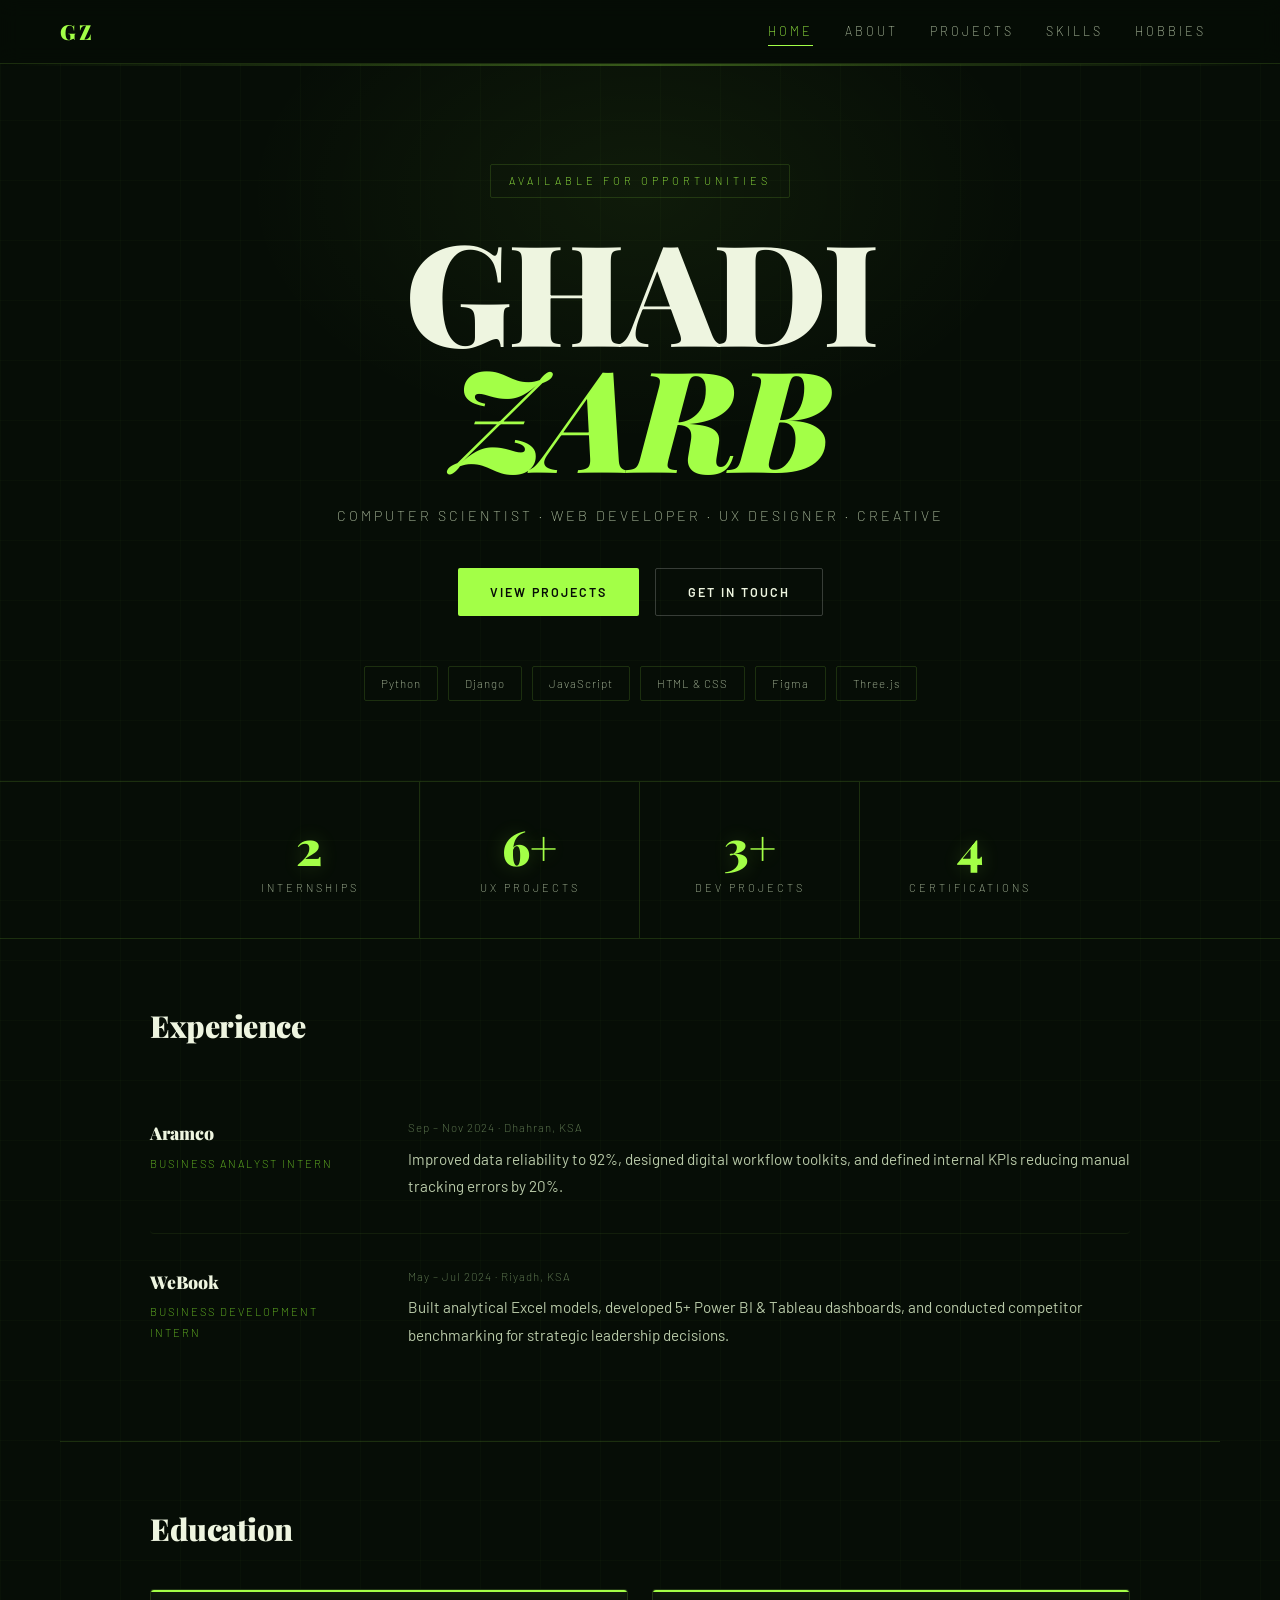
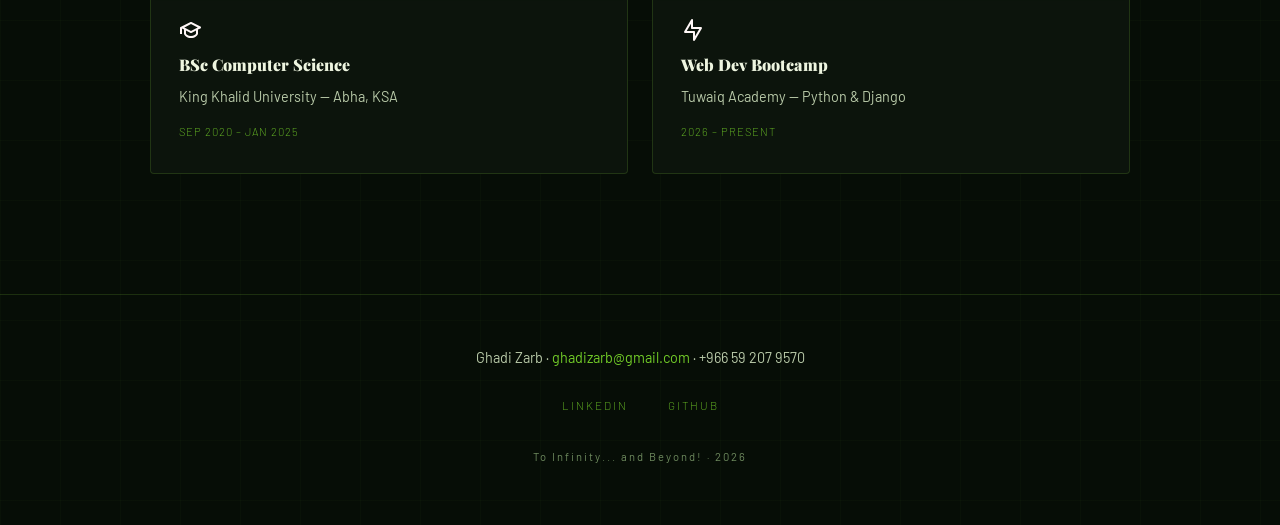
<file: careers/cv/cv_index.html>
<!DOCTYPE html>
<html lang="en">
<head>
    <meta charset="UTF-8">
    <meta name="viewport" content="width=device-width, initial-scale=1.0">
    <title>Ghadi Zarb — Portfolio</title>
    <link rel="stylesheet" href="cv_style.css">
</head>
<body>

    <a href="#main-content" class="skip-link">Skip to main content</a>

    <nav class="topnav" aria-label="Main navigation">
        <a href="cv_index.html" class="nav-name">GZ</a>
        <button class="nav-toggle" aria-expanded="false" aria-controls="nav-links" aria-label="Toggle navigation">☰</button>
        <ul class="nav-links" id="nav-links" role="list">
            <li><a href="cv_index.html" class="active">Home</a></li>
            <li><a href="cv_about.html">About</a></li>
            <li><a href="cv_projects.html">Projects</a></li>
            <li><a href="cv_skills.html">Skills</a></li>
            <li><a href="cv_hobbies.html">Hobbies</a></li>
        </ul>
    </nav>

    <header class="hero" id="main-content">
        <div class="hero-tag anim-1">Available for Opportunities</div>
        <h1 class="anim-2">GHADI<span>ZARB</span></h1>
        <p class="hero-sub anim-3">Computer Scientist · Web Developer · UX Designer · Creative</p>
        <div class="hero-btns anim-4">
            <a href="cv_projects.html" class="btn btn--primary">View Projects</a>
            <a href="mailto:ghadizarb@gmail.com" class="btn btn--outline">Get In Touch</a>
        </div>
        <div class="hero-pills anim-5">
            <span class="pill">Python</span>
            <span class="pill">Django</span>
            <span class="pill">JavaScript</span>
            <span class="pill">HTML & CSS</span>
            <span class="pill">Figma</span>
            <span class="pill">Three.js</span>
        </div>
    </header>

    <section class="stats" aria-label="Quick stats">
        <div class="stat">
            <span class="stat-num">2</span>
            <span class="stat-label">Internships</span>
        </div>
        <div class="stat">
            <span class="stat-num">6+</span>
            <span class="stat-label">UX Projects</span>
        </div>
        <div class="stat">
            <span class="stat-num">3+</span>
            <span class="stat-label">Dev Projects</span>
        </div>
        <div class="stat">
            <span class="stat-num">4</span>
            <span class="stat-label">Certifications</span>
        </div>
    </section>

    <main>
        <section class="section">
            <h2 class="section-title">Experience</h2>
            <div class="exp-card">
                <div class="exp-left">
                    <span class="exp-company">Aramco</span>
                    <span class="exp-role">Business Analyst Intern</span>
                </div>
                <div class="exp-right">
                    <span class="exp-date">Sep – Nov 2024 · Dhahran, KSA</span>
                    <p>Improved data reliability to 92%, designed digital workflow toolkits, and defined internal KPIs reducing manual tracking errors by 20%.</p>
                </div>
            </div>
            <div class="exp-card">
                <div class="exp-left">
                    <span class="exp-company">WeBook</span>
                    <span class="exp-role">Business Development Intern</span>
                </div>
                <div class="exp-right">
                    <span class="exp-date">May – Jul 2024 · Riyadh, KSA</span>
                    <p>Built analytical Excel models, developed 5+ Power BI & Tableau dashboards, and conducted competitor benchmarking for strategic leadership decisions.</p>
                </div>
            </div>
        </section>

        <hr>

        <section class="section">
            <h2 class="section-title">Education</h2>
            <div class="edu-grid">
                <div class="edu-card">
                    <svg  xmlns="http://www.w3.org/2000/svg" width="24" height="24"  fill="#fff7f7" viewBox="0 0 24 24" >
                     <!--Boxicons v3.0.8 https://boxicons.com | License  https://docs.boxicons.com/free-->
                     <path d="m21.45 8.61-9-4.5a1 1 0 0 0-.89 0l-6 3-3 1.5-1 .5a1 1 0 0 0-.55.89v6h2v-5.38l2 1v3.83c0 2.06 3.12 4.56 7 4.56s7-2.49 7-4.56v-3.83l2.45-1.22c.34-.17.55-.52.55-.89s-.21-.72-.55-.89Zm-15 .29L12 6.12l6.76 3.38L12 12.88 5.24 9.5l1.21-.61ZM17 15.45c0 .76-2.11 2.56-5 2.56s-5-1.79-5-2.56v-2.83l4.55 2.28c.14.07.29.11.45.11s.31-.04.45-.11L17 12.62z"></path></svg>                    
                    <h3>BSc Computer Science</h3>
                    <p>King Khalid University — Abha, KSA</p>
                    <span class="edu-date">Sep 2020 – Jan 2025</span>
                </div>
                <div class="edu-card">
                    <svg  xmlns="http://www.w3.org/2000/svg" width="24" height="24"  fill="#fff7f7" viewBox="0 0 24 24" >
                    <!--Boxicons v3.0.8 https://boxicons.com | License  https://docs.boxicons.com/free-->
                    <path d="M20 9h-8V2c0-.45-.3-.85-.74-.97s-.9.07-1.12.46l-7 12.01c-.18.31-.18.69 0 1s.51.5.87.5h8v7c0 .45.3.85.74.97.09.02.17.03.26.03.35 0 .68-.18.86-.5l7-12c.18-.31.18-.69 0-1S20.36 9 20 9m-6 9.3V14c0-.55-.45-1-1-1H5.74L10 5.7V10c0 .55.45 1 1 1h7.26z"></path></svg>
                    <h3>Web Dev Bootcamp</h3>
                    <p>Tuwaiq Academy — Python & Django</p>
                    <span class="edu-date">2026 – Present</span>
                </div>
            </div>
        </section>
    </main>

    <footer class="footer">
        <p>Ghadi Zarb · <a href="mailto:ghadizarb@gmail.com">ghadizarb@gmail.com</a> · +966 59 207 9570</p>
        <div class="footer-links">
            <a href="https://www.linkedin.com/in/ghadi-z-827251297/" target="_blank">LinkedIn</a>
            <a href="https://github.com/awesomegi" target="_blank">GitHub</a>
        </div>
        <p class="footer-copy">To Infinity... and Beyond! · 2026</p>
    </footer>

    <script>
        const toggle = document.querySelector('.nav-toggle');
        const navLinks = document.querySelector('.nav-links');
        if (toggle) {
            toggle.addEventListener('click', () => {
                const isOpen = navLinks.classList.toggle('open');
                toggle.setAttribute('aria-expanded', isOpen);
                toggle.textContent = isOpen ? '✕' : '☰';
            });
        }
    </script>

</body>
</html>
</file>
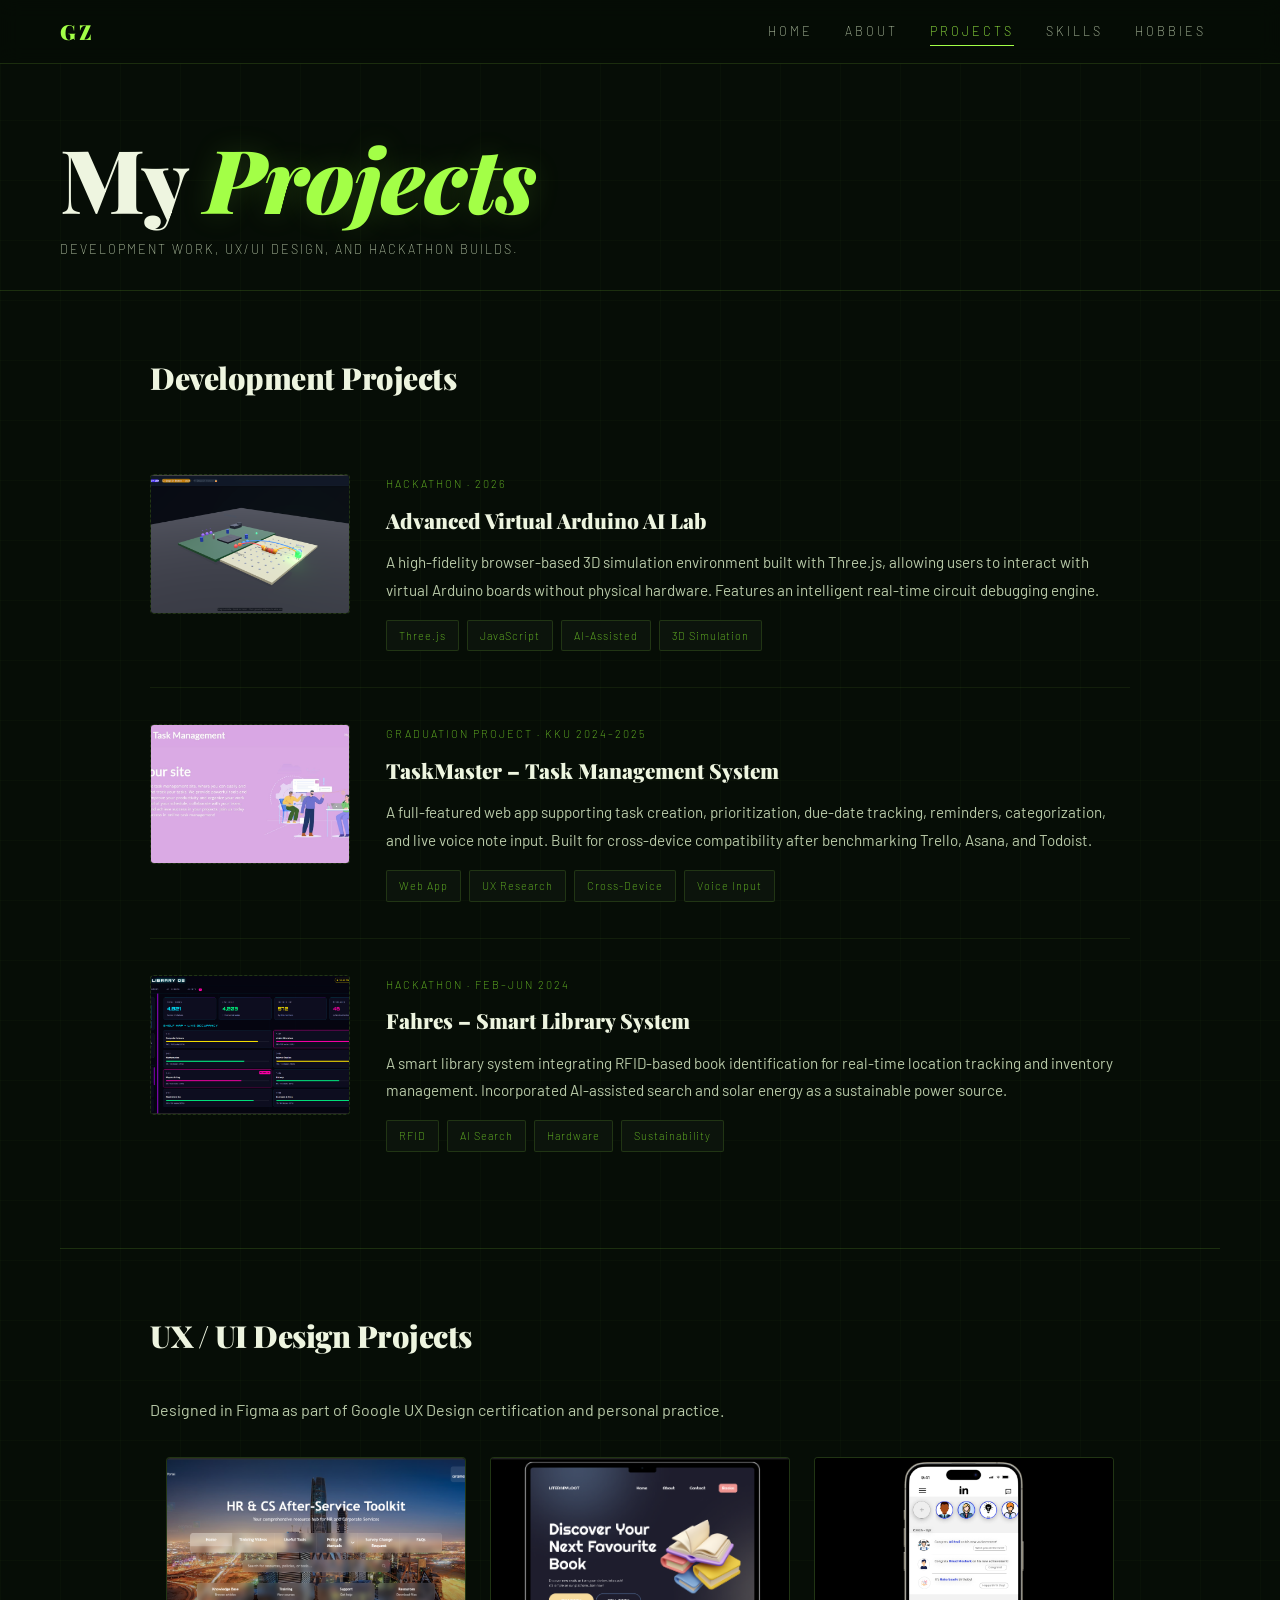
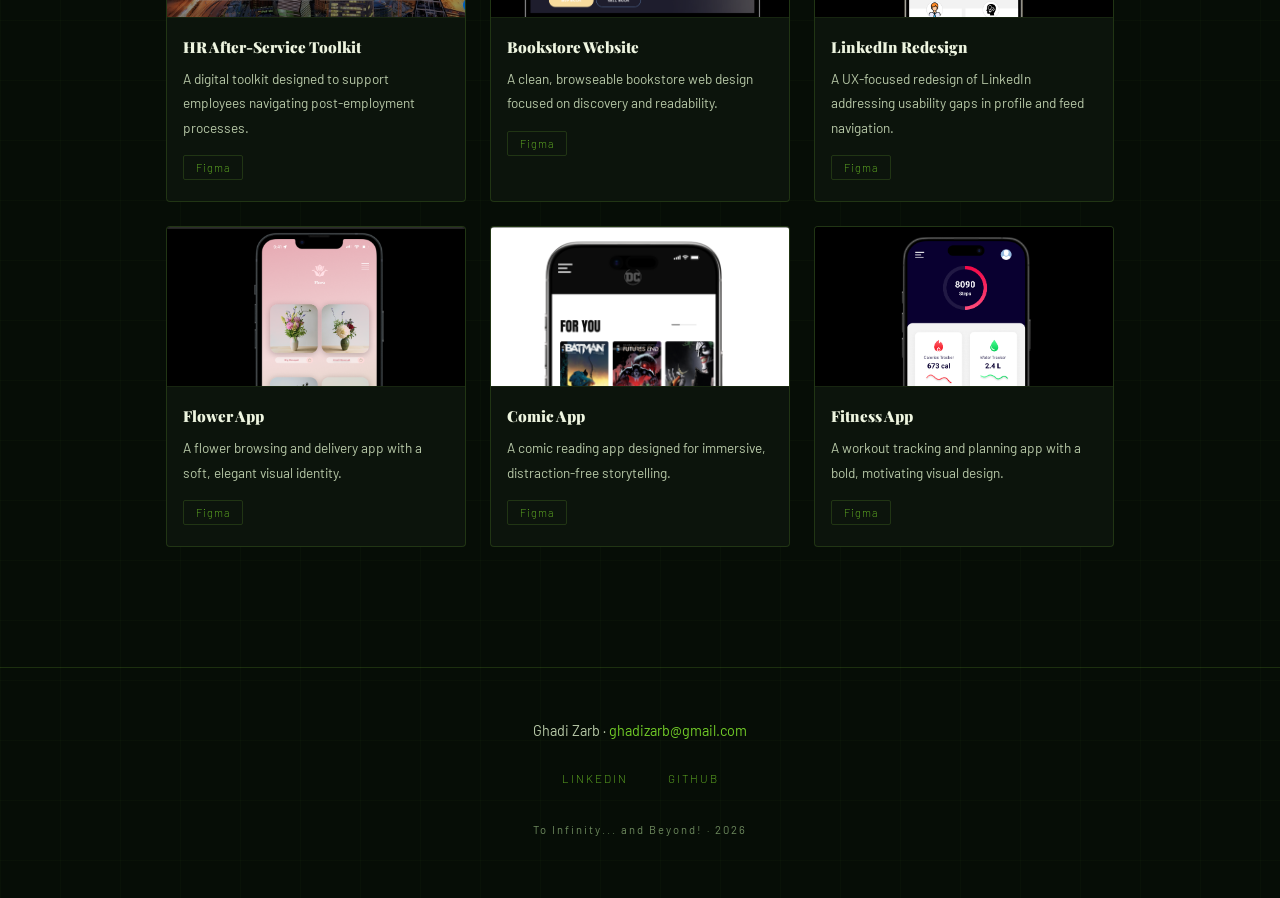
<file: careers/cv/cv_projects.html>
<!DOCTYPE html>
<html lang="en">
<head>
    <meta charset="UTF-8">
    <meta name="viewport" content="width=device-width, initial-scale=1.0">
    <title>Projects — Ghadi Zarb</title>
    <link rel="stylesheet" href="cv_style.css">
</head>
<body>

    <a href="#main-content" class="skip-link">Skip to main content</a>

    <nav class="topnav" aria-label="Main navigation">
        <a href="cv_index.html" class="nav-name">GZ</a>
        <button class="nav-toggle" aria-expanded="false" aria-controls="nav-links" aria-label="Toggle navigation">☰</button>
        <ul class="nav-links" id="nav-links" role="list">
            <li><a href="cv_index.html">Home</a></li>
            <li><a href="cv_about.html">About</a></li>
            <li><a href="cv_projects.html" class="active">Projects</a></li>
            <li><a href="cv_skills.html">Skills</a></li>
            <li><a href="cv_hobbies.html">Hobbies</a></li>
        </ul>
    </nav>

    <main id="main-content">

        <div class="page-header">
            <h1 class="page-title">My <span>Projects</span></h1>
            <p class="page-sub">Development work, UX/UI design, and hackathon builds.</p>
        </div>

        <section class="section">
            <h2 class="section-title">Development Projects</h2>

            <div class="project-card--featured">
                    <img src="pic\arduino_project.png" alt="Screenshot of The Advanced Virtual Arduino AI Lab" class="project-img-placeholder">
                <div class="project-info">
                    <span class="project-tag">Hackathon · 2026</span>
                    <h3>Advanced Virtual Arduino AI Lab</h3>
                    <p>A high-fidelity browser-based 3D simulation environment built with Three.js, allowing users to interact with virtual Arduino boards without physical hardware. Features an intelligent real-time circuit debugging engine.</p>
                    <div class="project-tech">
                        <span class="tech-pill">Three.js</span>
                        <span class="tech-pill">JavaScript</span>
                        <span class="tech-pill">AI-Assisted</span>
                        <span class="tech-pill">3D Simulation</span>
                    </div>
                </div>
            </div>

            <div class="project-card--featured">
                <img src="pic\taskMaster_project.jpg" alt="Screenshot of Task management system" class="project-img-placeholder">
             <div class="project-info">
                    <span class="project-tag">Graduation Project · KKU 2024–2025</span>
                    <h3>TaskMaster – Task Management System</h3>
                    <p>A full-featured web app supporting task creation, prioritization, due-date tracking, reminders, categorization, and live voice note input. Built for cross-device compatibility after benchmarking Trello, Asana, and Todoist.</p>
                    <div class="project-tech">
                        <span class="tech-pill">Web App</span>
                        <span class="tech-pill">UX Research</span>
                        <span class="tech-pill">Cross-Device</span>
                        <span class="tech-pill">Voice Input</span>
                    </div>
                </div>
            </div>

            <div class="project-card--featured">
                <img src="pic/fahres_project.png" alt="Screenshot of Fahres, Smartv library system" class="project-img-placeholder">
                <div class="project-info">
                    <span class="project-tag">Hackathon · Feb–Jun 2024</span>
                    <h3>Fahres – Smart Library System</h3>
                    <p>A smart library system integrating RFID-based book identification for real-time location tracking and inventory management. Incorporated AI-assisted search and solar energy as a sustainable power source.</p>
                    <div class="project-tech">
                        <span class="tech-pill">RFID</span>
                        <span class="tech-pill">AI Search</span>
                        <span class="tech-pill">Hardware</span>
                        <span class="tech-pill">Sustainability</span>
                    </div>
                </div>
            </div>
        </section>

        <hr>

        <section class="section">
            <h2 class="section-title">UX / UI Design Projects</h2>
            <p class="section-desc">Designed in Figma as part of Google UX Design certification and personal practice.</p>

            <div class="ux-grid">
                <div class="ux-card">
                    <img src="pic/toolkit_project.png" alt="Screenshot of Toolkit" class="project-img-placeholder">
                    <h3>HR After-Service Toolkit</h3>
                    <p>A digital toolkit designed to support employees navigating post-employment processes.</p>
                    <span class="tech-pill">Figma</span>
                </div>
                <div class="ux-card">
                    <img src="pic/library_project.png" alt="Screenshot of library website" class="project-img-placeholder">
                    <h3>Bookstore Website</h3>
                    <p>A clean, browseable bookstore web design focused on discovery and readability.</p>
                    <span class="tech-pill">Figma</span>
                </div>
                <div class="ux-card">
                    <img src="pic/linkedin_project.png" alt="Screenshot of linkedIn design" class="project-img-placeholder">
                    <h3>LinkedIn Redesign</h3>
                    <p>A UX-focused redesign of LinkedIn addressing usability gaps in profile and feed navigation.</p>
                    <span class="tech-pill">Figma</span>
                </div>
                <div class="ux-card">
                    <img src="pic/flowers_project.png" alt="Screenshot of Flowers App" class="project-img-placeholder">
                    <h3>Flower App</h3>
                    <p>A flower browsing and delivery app with a soft, elegant visual identity.</p>
                    <span class="tech-pill">Figma</span>
                </div>
                <div class="ux-card">
                    <img src="pic/comic_project.png" alt="Screenshot of Comic App" class="project-img-placeholder">
                    <h3>Comic App</h3>
                    <p>A comic reading app designed for immersive, distraction-free storytelling.</p>
                    <span class="tech-pill">Figma</span>
                </div>
                <div class="ux-card">
                    <img src="pic/fitness_project.png" alt="Screenshot of Fitness App" class="project-img-placeholder">
                    <h3>Fitness App</h3>
                    <p>A workout tracking and planning app with a bold, motivating visual design.</p>
                    <span class="tech-pill">Figma</span>
                </div>
            </div>
        </section>

    </main>

    <footer class="footer">
        <p>Ghadi Zarb · <a href="mailto:ghadizarb@gmail.com">ghadizarb@gmail.com</a></p>
        <div class="footer-links">
            <a href="https://www.linkedin.com/in/ghadi-z-827251297/" target="_blank">LinkedIn</a>
            <a href="https://github.com/awesomegi" target="_blank">GitHub</a>
        </div>
        <p class="footer-copy">To Infinity... and Beyond! · 2026</p>
    </footer>

    <script>
        const toggle = document.querySelector('.nav-toggle');
        const navLinks = document.querySelector('.nav-links');
        if (toggle) {
            toggle.addEventListener('click', () => {
                const isOpen = navLinks.classList.toggle('open');
                toggle.setAttribute('aria-expanded', isOpen);
                toggle.textContent = isOpen ? '✕' : '☰';
            });
        }
    </script>

</body>
</html>
</file>
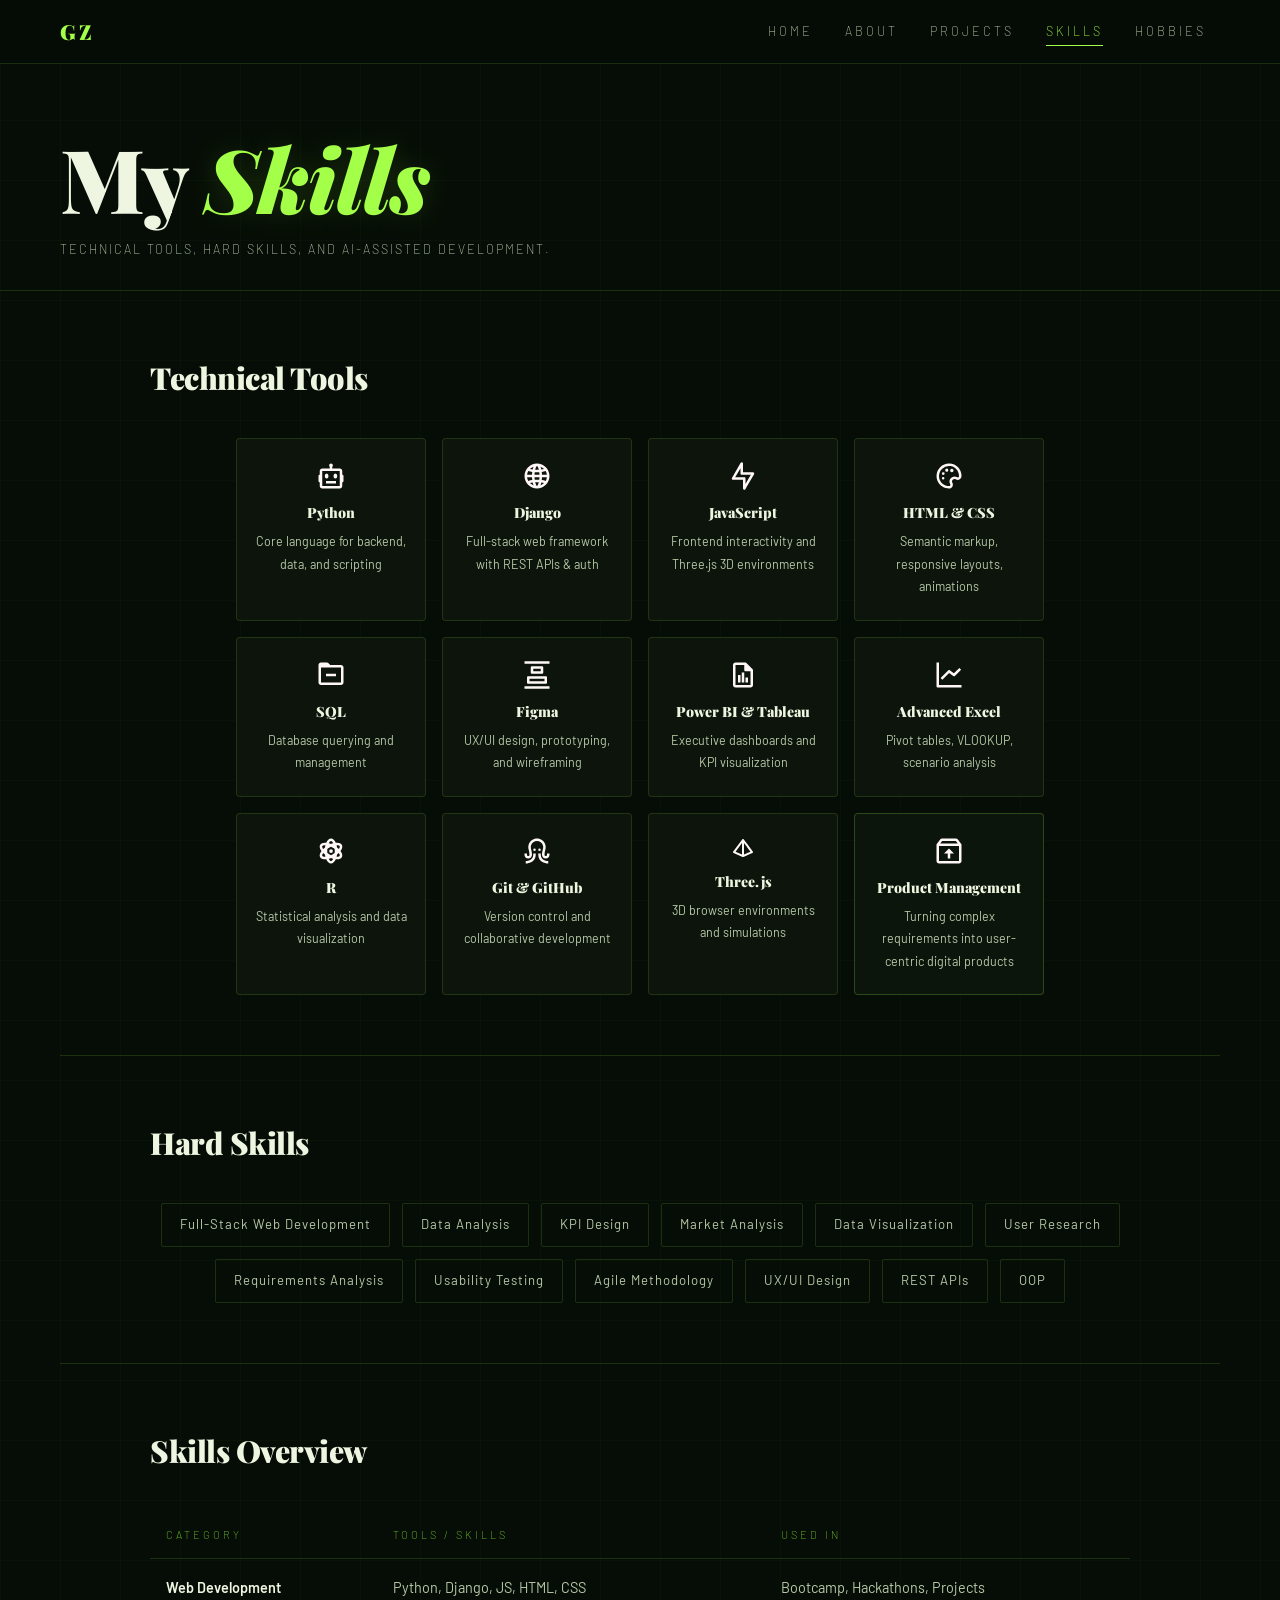
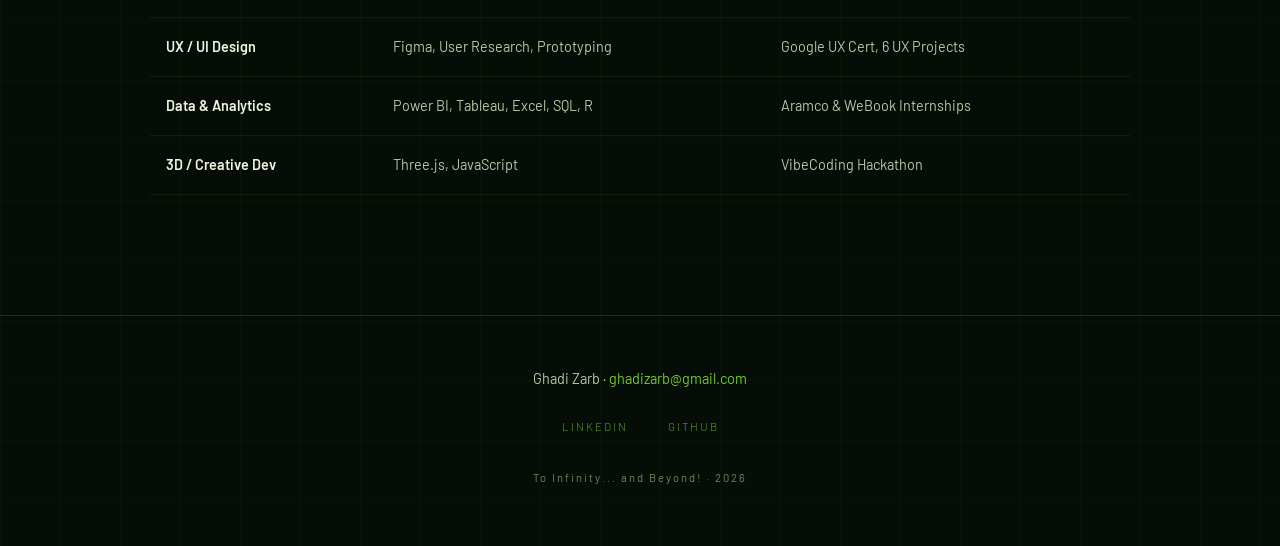
<file: careers/cv/cv_skills.html>
<!DOCTYPE html>
<html lang="en">
<head>
    <meta charset="UTF-8">
    <meta name="viewport" content="width=device-width, initial-scale=1.0">
    <title>Skills — Ghadi Zarb</title>
    <link rel="stylesheet" href="cv_style.css">
</head>
<body>

    <a href="#main-content" class="skip-link">Skip to main content</a>

    <nav class="topnav" aria-label="Main navigation">
        <a href="cv_index.html" class="nav-name">GZ</a>
        <button class="nav-toggle" aria-expanded="false" aria-controls="nav-links" aria-label="Toggle navigation">☰</button>
        <ul class="nav-links" id="nav-links" role="list">
            <li><a href="cv_index.html">Home</a></li>
            <li><a href="cv_about.html">About</a></li>
            <li><a href="cv_projects.html">Projects</a></li>
            <li><a href="cv_skills.html" class="active">Skills</a></li>
            <li><a href="cv_hobbies.html">Hobbies</a></li>
        </ul>
    </nav>

    <main id="main-content">

        <div class="page-header">
            <h1 class="page-title">My <span>Skills</span></h1>
            <p class="page-sub">Technical tools, hard skills, and AI-assisted development.</p>
        </div>

        <section class="section">
            <h2 class="section-title">Technical Tools</h2>
            <div class="skills-grid">
                <div class="skill-card">
                    <svg  xmlns="http://www.w3.org/2000/svg" width="40" height="30"  fill="#fff7f7" viewBox="0 0 24 24" >
                    <!--Boxicons v3.0.8 https://boxicons.com | License  https://docs.boxicons.com/free-->
                    <path d="M8.5 10a1.5 2 0 1 0 0 4 1.5 2 0 1 0 0-4m7 0a1.5 2 0 1 0 0 4 1.5 2 0 1 0 0-4M8 16h8v2H8z"></path><path d="M21 11V8c0-1.1-.9-2-2-2h-6V4.61c.3-.27.5-.67.5-1.11 0-.83-.67-1.5-1.5-1.5s-1.5.67-1.5 1.5c0 .44.2.84.5 1.11V6H5c-1.1 0-2 .9-2 2v3c-.55 0-1 .45-1 1v4c0 .55.45 1 1 1v3c0 1.1.9 2 2 2h14c1.1 0 2-.9 2-2v-3c.55 0 1-.45 1-1v-4c0-.55-.45-1-1-1M5 20V8h14v12z"></path></svg>
                    <h3>Python</h3>
                    <p>Core language for backend, data, and scripting</p>
                </div>
                <div class="skill-card">
                    <svg  xmlns="http://www.w3.org/2000/svg" width="40" height="30"  fill="#fff7f7" viewBox="0 0 24 24" >
                    <!--Boxicons v3.0.8 https://boxicons.com | License  https://docs.boxicons.com/free-->
                    <path d="M12 2C6.49 2 2 6.49 2 12s4.49 10 10 10 10-4.49 10-10S17.51 2 12 2m5.66 4.35c-.72.17-1.45.3-2.19.4-.18-.83-.42-1.59-.7-2.25a8.05 8.05 0 0 1 2.89 1.85M12 20c-.31 0-.97-1-1.45-2.94.96-.05 1.93-.05 2.9 0C12.97 19 12.31 20 12 20m-1.81-4.93c-.08-.63-.14-1.32-.17-2.07h3.96c-.03.75-.09 1.44-.17 2.07-1.2-.08-2.42-.08-3.62 0M12 4c.31 0 .97 1 1.45 2.94-.96.05-1.93.05-2.9 0C11.03 5 11.69 4 12 4m0 5c.61 0 1.21-.03 1.81-.06.08.63.14 1.32.17 2.06h-3.96c.03-.75.09-1.43.17-2.06.6.04 1.2.06 1.81.06m-3.98 2H4.07c.13-1.05.47-2.04.97-2.92 1.03.28 2.09.51 3.16.66-.09.74-.15 1.5-.18 2.27Zm0 2c.03.77.09 1.53.18 2.27-1.08.15-2.13.38-3.16.65-.5-.88-.84-1.87-.97-2.93h3.95Zm7.96 0h3.95a8 8 0 0 1-.97 2.93c-1.03-.28-2.09-.5-3.16-.65.09-.74.15-1.51.18-2.27Zm0-2c-.03-.76-.09-1.53-.18-2.27 1.08-.15 2.13-.38 3.16-.66.5.88.83 1.87.97 2.92h-3.95ZM9.24 4.5c-.28.66-.52 1.43-.7 2.25-.74-.1-1.47-.24-2.19-.4.81-.81 1.8-1.44 2.89-1.85M6.35 17.65c.72-.17 1.45-.3 2.19-.4.18.83.42 1.59.7 2.25a8.05 8.05 0 0 1-2.89-1.85m8.42 1.85c.28-.66.52-1.43.7-2.25.74.1 1.47.24 2.19.4-.81.81-1.8 1.44-2.89 1.85"></path></svg>
                    <h3>Django</h3>
                    <p>Full-stack web framework with REST APIs & auth</p>
                </div>
                <div class="skill-card">
                    <svg  xmlns="http://www.w3.org/2000/svg" width="40" height="30"  fill="#fff7f7" viewBox="0 0 24 24" >
                    <!--Boxicons v3.0.8 https://boxicons.com | License  https://docs.boxicons.com/free-->
                    <path d="M20 9h-8V2c0-.45-.3-.85-.74-.97s-.9.07-1.12.46l-7 12.01c-.18.31-.18.69 0 1s.51.5.87.5h8v7c0 .45.3.85.74.97.09.02.17.03.26.03.35 0 .68-.18.86-.5l7-12c.18-.31.18-.69 0-1S20.36 9 20 9m-6 9.3V14c0-.55-.45-1-1-1H5.74L10 5.7V10c0 .55.45 1 1 1h7.26z"></path></svg>
                     <h3>JavaScript</h3>
                    <p>Frontend interactivity and Three.js 3D environments</p>
                </div>
                <div class="skill-card">
                    <svg  xmlns="http://www.w3.org/2000/svg" width="40" height="30"  fill="#fff7f7" viewBox="0 0 24 24" >
                    <!--Boxicons v3.0.8 https://boxicons.com | License  https://docs.boxicons.com/free-->
                    <path d="M13.4 2.1c-3.16-.43-6.24.6-8.47 2.83S1.67 10.25 2.1 13.4c.53 3.89 3.46 7.21 7.29 8.25.86.23 1.74.35 2.62.35h.14c1.03-.02 1.97-.55 2.52-1.43.54-.88.6-1.95.15-2.88l-.2-.42c-.45-.94-.1-1.8.39-2.28s1.34-.84 2.28-.39l.41.2c.93.45 2 .39 2.88-.15a3 3 0 0 0 1.43-2.52c.01-.92-.1-1.85-.35-2.76-1.04-3.83-4.35-6.75-8.25-7.29Zm6.12 10.86c-.3.18-.65.2-.96.05l-.41-.2a3.96 3.96 0 0 0-4.56.78 3.96 3.96 0 0 0-.78 4.56l.2.42c.15.31.13.66-.05.96-.19.3-.49.47-.84.48-.74.02-1.48-.08-2.21-.28-3.06-.83-5.4-3.48-5.83-6.59-.34-2.53.48-5 2.27-6.79a7.96 7.96 0 0 1 5.66-2.34c.37 0 .75.03 1.13.08 3.11.42 5.75 2.76 6.59 5.83.2.73.29 1.47.28 2.21 0 .35-.18.66-.48.84Z"></path><path d="M7.33 12.76a1 1 0 1 0 0 2 1 1 0 1 0 0-2m.07-3.83a1.12 1.12 0 1 0 0 2.24 1.12 1.12 0 1 0 0-2.24m2.81-2.87a1.25 1.25 0 1 0 0 2.5 1.25 1.25 0 1 0 0-2.5m4.06.11a1.38 1.38 0 1 0 0 2.76 1.38 1.38 0 1 0 0-2.76"></path></svg>
                    <h3>HTML & CSS</h3>
                    <p>Semantic markup, responsive layouts, animations</p>
                </div>
                <div class="skill-card">
                    <svg  xmlns="http://www.w3.org/2000/svg" width="40" height="30"  fill="#fff7f7" viewBox="0 0 24 24" >
                    <!--Boxicons v3.0.8 https://boxicons.com | License  https://docs.boxicons.com/free-->
                    <path d="M20 4h-8.59L10 2.59C9.62 2.21 9.12 2 8.59 2H4c-1.1 0-2 .9-2 2v14c0 1.1.9 2 2 2h16c1.1 0 2-.9 2-2V6c0-1.1-.9-2-2-2m0 14H4V6h16z"></path><path d="M8 11h8v2H8z"></path>
                    </svg>
                    <h3>SQL</h3>
                    <p>Database querying and management</p>
                </div>
                <div class="skill-card">
                    <svg  xmlns="http://www.w3.org/2000/svg" width="40" height="30"  fill="#fff7f7" viewBox="0 0 24 24" >
                    <!--Boxicons v3.0.8 https://boxicons.com | License  https://docs.boxicons.com/free-->
                    <path d="M2 1h20v2H2zm0 20h20v2H2zm14-10c.55 0 1-.45 1-1V6c0-.55-.45-1-1-1H8c-.55 0-1 .45-1 1v4c0 .55.45 1 1 1zM9 7h6v2H9zm-5 7v4c0 .55.45 1 1 1h14c.55 0 1-.45 1-1v-4c0-.55-.45-1-1-1H5c-.55 0-1 .45-1 1m2 1h12v2H6z"></path>
                    </svg>
                    <h3>Figma</h3>
                    <p>UX/UI design, prototyping, and wireframing</p>
                </div>
                <div class="skill-card">
                    <svg  xmlns="http://www.w3.org/2000/svg" width="40" height="30"  fill="#fff7f7" viewBox="0 0 24 24" >
                    <!--Boxicons v3.0.8 https://boxicons.com | License  https://docs.boxicons.com/free-->
                    <path d="m19.94 7.68-.03-.09a.8.8 0 0 0-.2-.29l-5-5a1 1 0 0 0-.3-.2l-.09-.03a.9.9 0 0 0-.27-.05c-.02 0-.04-.01-.05-.01H6c-1.1 0-2 .9-2 2v16c0 1.1.9 2 2 2h12c1.1 0 2-.9 2-2v-12s-.01-.04-.01-.06c0-.09-.02-.17-.05-.26ZM6 20V4h7v4c0 .55.45 1 1 1h4v11z"></path><path d="M8 12h2v6H8zm3-2h2v8h-2zm3 4h2v4h-2z"></path></svg>
                    <h3>Power BI & Tableau</h3>
                    <p>Executive dashboards and KPI visualization</p>
                </div>
                <div class="skill-card">
                    <svg  xmlns="http://www.w3.org/2000/svg" width="40" height="30"  fill="#fff7f7" viewBox="0 0 24 24" >
                    <!--Boxicons v3.0.8 https://boxicons.com | License  https://docs.boxicons.com/free-->
                    <path d="M4 2H2v19c0 .55.45 1 1 1h19v-2H4z"></path><path d="M15.4 12.8c.4.3.96.26 1.31-.09l5-5L20.3 6.3l-4.39 4.39-3.31-2.48c-.4-.3-.96-.26-1.31.09l-6 6 1.41 1.41 5.39-5.39z"></path></svg>                    <h3>Advanced Excel</h3>
                    <p>Pivot tables, VLOOKUP, scenario analysis</p>
                </div>
                <div class="skill-card">
                    <svg  xmlns="http://www.w3.org/2000/svg" width="40" height="30"  fill="#fff7f7" viewBox="0 0 24 24" >
                    <!--Boxicons v3.0.8 https://boxicons.com | License  https://docs.boxicons.com/free-->
                    <path d="M19.62 12s.08-.1.11-.14c1.34-1.84 1.67-3.57.93-4.86-.78-1.35-2.58-1.87-4.85-1.6C14.91 3.3 13.56 2 12 2S9.09 3.3 8.19 5.4c-2.27-.27-4.07.25-4.85 1.6-.74 1.29-.41 3.01.93 4.86.04.05.08.1.11.14-.04.05-.08.1-.11.14-1.34 1.84-1.67 3.57-.93 4.86.65 1.12 2 1.68 3.74 1.68.35 0 .73-.03 1.11-.08.9 2.1 2.25 3.4 3.81 3.4s2.91-1.3 3.81-3.4c.38.05.76.08 1.11.08 1.74 0 3.09-.55 3.74-1.68.74-1.29.41-3.01-.93-4.86-.04-.05-.08-.1-.11-.14m-2.66-4.67c1.02 0 1.73.25 1.97.67.29.5.03 1.44-.67 2.47-.44-.43-.92-.85-1.44-1.25-.09-.65-.21-1.28-.35-1.86.17-.01.34-.02.5-.02ZM13.5 14.6c-.51.3-1.01.55-1.5.78-.49-.23-.99-.48-1.5-.78-.5-.29-.97-.59-1.43-.91C9.02 13.15 9 12.59 9 12s.03-1.15.07-1.69c.45-.32.93-.62 1.43-.91.51-.3 1.01-.55 1.5-.77.49.23.99.48 1.5.77.5.29.97.59 1.43.91.05.54.07 1.1.07 1.69s-.03 1.15-.07 1.69c-.45.32-.93.62-1.43.91M12 4c.56 0 1.23.65 1.79 1.81-.58.17-1.18.38-1.79.63-.61-.25-1.21-.46-1.79-.63C10.78 4.65 11.45 4 12 4M5.07 8c.24-.42.94-.67 1.97-.67.16 0 .33.01.5.02-.15.59-.27 1.21-.35 1.86-.52.4-1 .82-1.44 1.25-.7-1.03-.96-1.97-.67-2.47Zm0 8c-.29-.5-.03-1.44.67-2.47.44.43.92.85 1.44 1.25.09.65.21 1.28.35 1.86-1.29.09-2.19-.16-2.47-.65ZM12 20c-.56 0-1.23-.65-1.79-1.82.58-.17 1.18-.38 1.79-.63.61.25 1.21.46 1.79.63C13.22 19.34 12.55 20 12 20m6.93-4c-.28.48-1.18.74-2.47.65.15-.59.27-1.21.35-1.86.52-.4 1-.82 1.44-1.25.7 1.03.96 1.97.67 2.47Z"></path><path d="M12 10.5a1.5 1.5 0 1 0 0 3 1.5 1.5 0 1 0 0-3"></path></svg>                    <h3>R</h3>
                    <p>Statistical analysis and data visualization</p>
                </div>
                <div class="skill-card">
                    <svg  xmlns="http://www.w3.org/2000/svg" width="40" height="30"  fill="#fff7f7" viewBox="0 0 24 24" >
                    <!--Boxicons v3.0.8 https://boxicons.com | License  https://docs.boxicons.com/free-->
                    <path d="M10 10a1 1 0 1 0 0 2 1 1 0 1 0 0-2m4 0a1 1 0 1 0 0 2 1 1 0 1 0 0-2m-5 5c0 4.92-5.76 5-6 5v2c2.77 0 8-1.46 8-7v-1H9zm6 0v-1h-2v1c0 2.88 1.42 5.02 4.11 6.17 1.92.82 3.81.83 3.89.83v-2c-.24 0-6-.08-6-5"></path><path d="M20 15c0 .55-.45 1-1 1s-1-.45-1-1c0-1.48.35-2.89.62-4.02.07-.3.14-.59.2-.85.23-1.06.19-2.17-.14-3.21C17.76 3.98 15.08 2 11.99 2S6.22 3.98 5.3 6.92a6.36 6.36 0 0 0-.14 3.21c.06.26.13.54.2.85.28 1.13.62 2.54.62 4.02 0 .55-.45 1-1 1s-1-.45-1-1v-1h-2v1c0 1.65 1.35 3 3 3s3-1.35 3-3-.38-3.26-.68-4.5c-.07-.29-.14-.56-.19-.8a4.2 4.2 0 0 1 .1-2.19C7.86 5.41 9.78 4 11.99 4s4.12 1.41 4.78 3.51c.22.71.25 1.47.1 2.19-.05.25-.12.51-.19.8-.3 1.24-.68 2.78-.68 4.5s1.35 3 3 3 3-1.35 3-3v-1h-2z"></path></svg>                    <h3>Git & GitHub</h3>
                    <p>Version control and collaborative development</p>
                </div>
                <div class="skill-card">
                    <svg  xmlns="http://www.w3.org/2000/svg" width="40" height="24"  fill="#fff7f7" viewBox="0 0 24 24" >
                    <!--Boxicons v3.0.8 https://boxicons.com | License  https://docs.boxicons.com/free-->
                    <path d="M12.8 3.44c-.38-.5-1.22-.5-1.6 0l-9 12c-.18.24-.24.56-.17.85s.28.54.56.66l9 4a.98.98 0 0 0 .82 0l9-4c.28-.12.48-.37.56-.66s.02-.61-.17-.85zM11 18.5l-6.45-2.87L11 7.03v11.46Zm2 0V7.04l6.45 8.6L13 18.51Z"></path></svg>                    <h3>Three.js</h3>
                    <p>3D browser environments and simulations</p>
                </div>
                <div class="skill-card skill-card--ai">
                    <svg  xmlns="http://www.w3.org/2000/svg" width="40" height="30"  fill="#fff7f7" viewBox="0 0 24 24" >
                    <!--Boxicons v3.0.8 https://boxicons.com | License  https://docs.boxicons.com/free-->
                    <path d="m21.8 6.4-2.7-3.6c-.38-.5-.97-.8-1.6-.8h-11c-.63 0-1.23.3-1.6.8L2.2 6.4h.01c-.13.18-.21.37-.21.6v13c0 1.1.9 2 2 2h16c1.1 0 2-.9 2-2V7c0-.23-.09-.42-.21-.59h.01ZM6.5 4h11L19 6H5zM4 20V8h16v12z"></path><path d="m12 10-4 4h3v4h2v-4h3z"></path></svg>                    
                    <h3>Product Management</h3>
                    <p>Turning complex requirements into user-centric digital products</p>
                </div>
            </div>
        </section>

        <hr>

        <section class="section">
            <h2 class="section-title">Hard Skills</h2>
            <div class="hardskill-list">
                <span class="hardskill-pill">Full-Stack Web Development</span>
                <span class="hardskill-pill">Data Analysis</span>
                <span class="hardskill-pill">KPI Design</span>
                <span class="hardskill-pill">Market Analysis</span>
                <span class="hardskill-pill">Data Visualization</span>
                <span class="hardskill-pill">User Research</span>
                <span class="hardskill-pill">Requirements Analysis</span>
                <span class="hardskill-pill">Usability Testing</span>
                <span class="hardskill-pill">Agile Methodology</span>
                <span class="hardskill-pill">UX/UI Design</span>
                <span class="hardskill-pill">REST APIs</span>
                <span class="hardskill-pill">OOP</span>
            </div>
        </section>

        <hr>

        <section class="section">
            <h2 class="section-title">Skills Overview</h2>
            <table>
                <thead>
                    <tr>
                        <th scope="col">Category</th>
                        <th scope="col">Tools / Skills</th>
                        <th scope="col">Used In</th>
                    </tr>
                </thead>
                <tbody>
                    <tr>
                        <td>Web Development</td>
                        <td>Python, Django, JS, HTML, CSS</td>
                        <td>Bootcamp, Hackathons, Projects</td>
                    </tr>
                    <tr>
                        <td>UX / UI Design</td>
                        <td>Figma, User Research, Prototyping</td>
                        <td>Google UX Cert, 6 UX Projects</td>
                    </tr>
                    <tr>
                        <td>Data & Analytics</td>
                        <td>Power BI, Tableau, Excel, SQL, R</td>
                        <td>Aramco & WeBook Internships</td>
                    </tr>
                    <tr>
                        <td>3D / Creative Dev</td>
                        <td>Three.js, JavaScript</td>
                        <td>VibeCoding Hackathon</td>
                    </tr>
                </tbody>
            </table>
        </section>

    </main>

    <footer class="footer">
        <p>Ghadi Zarb · <a href="mailto:ghadizarb@gmail.com">ghadizarb@gmail.com</a></p>
        <div class="footer-links">
            <a href="https://www.linkedin.com/in/ghadi-z-827251297/" target="_blank">LinkedIn</a>
            <a href="https://github.com/awesomegi" target="_blank">GitHub</a>
        </div>
        <p class="footer-copy">To Infinity... and Beyond! · 2026</p>
    </footer>

    <script>
        const toggle = document.querySelector('.nav-toggle');
        const navLinks = document.querySelector('.nav-links');
        if (toggle) {
            toggle.addEventListener('click', () => {
                const isOpen = navLinks.classList.toggle('open');
                toggle.setAttribute('aria-expanded', isOpen);
                toggle.textContent = isOpen ? '✕' : '☰';
            });
        }
    </script>

</body>
</html>
</file>
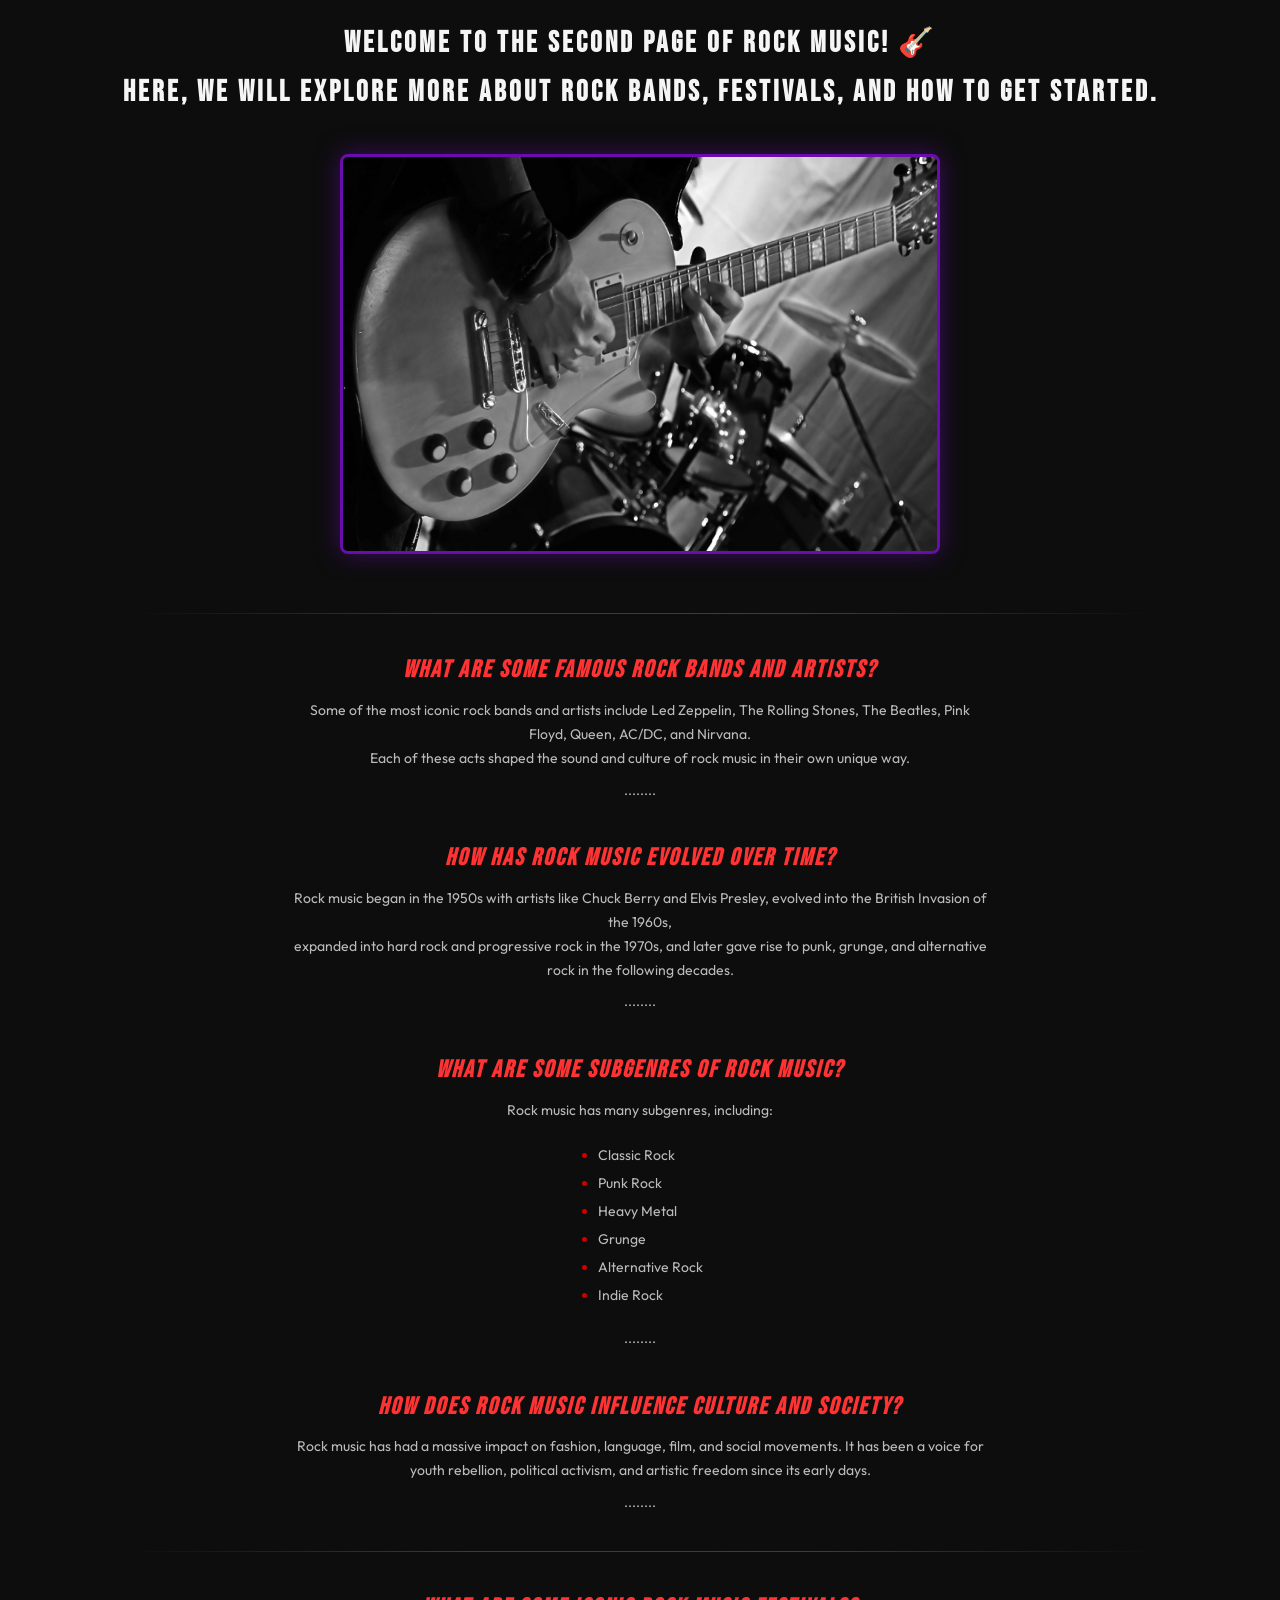
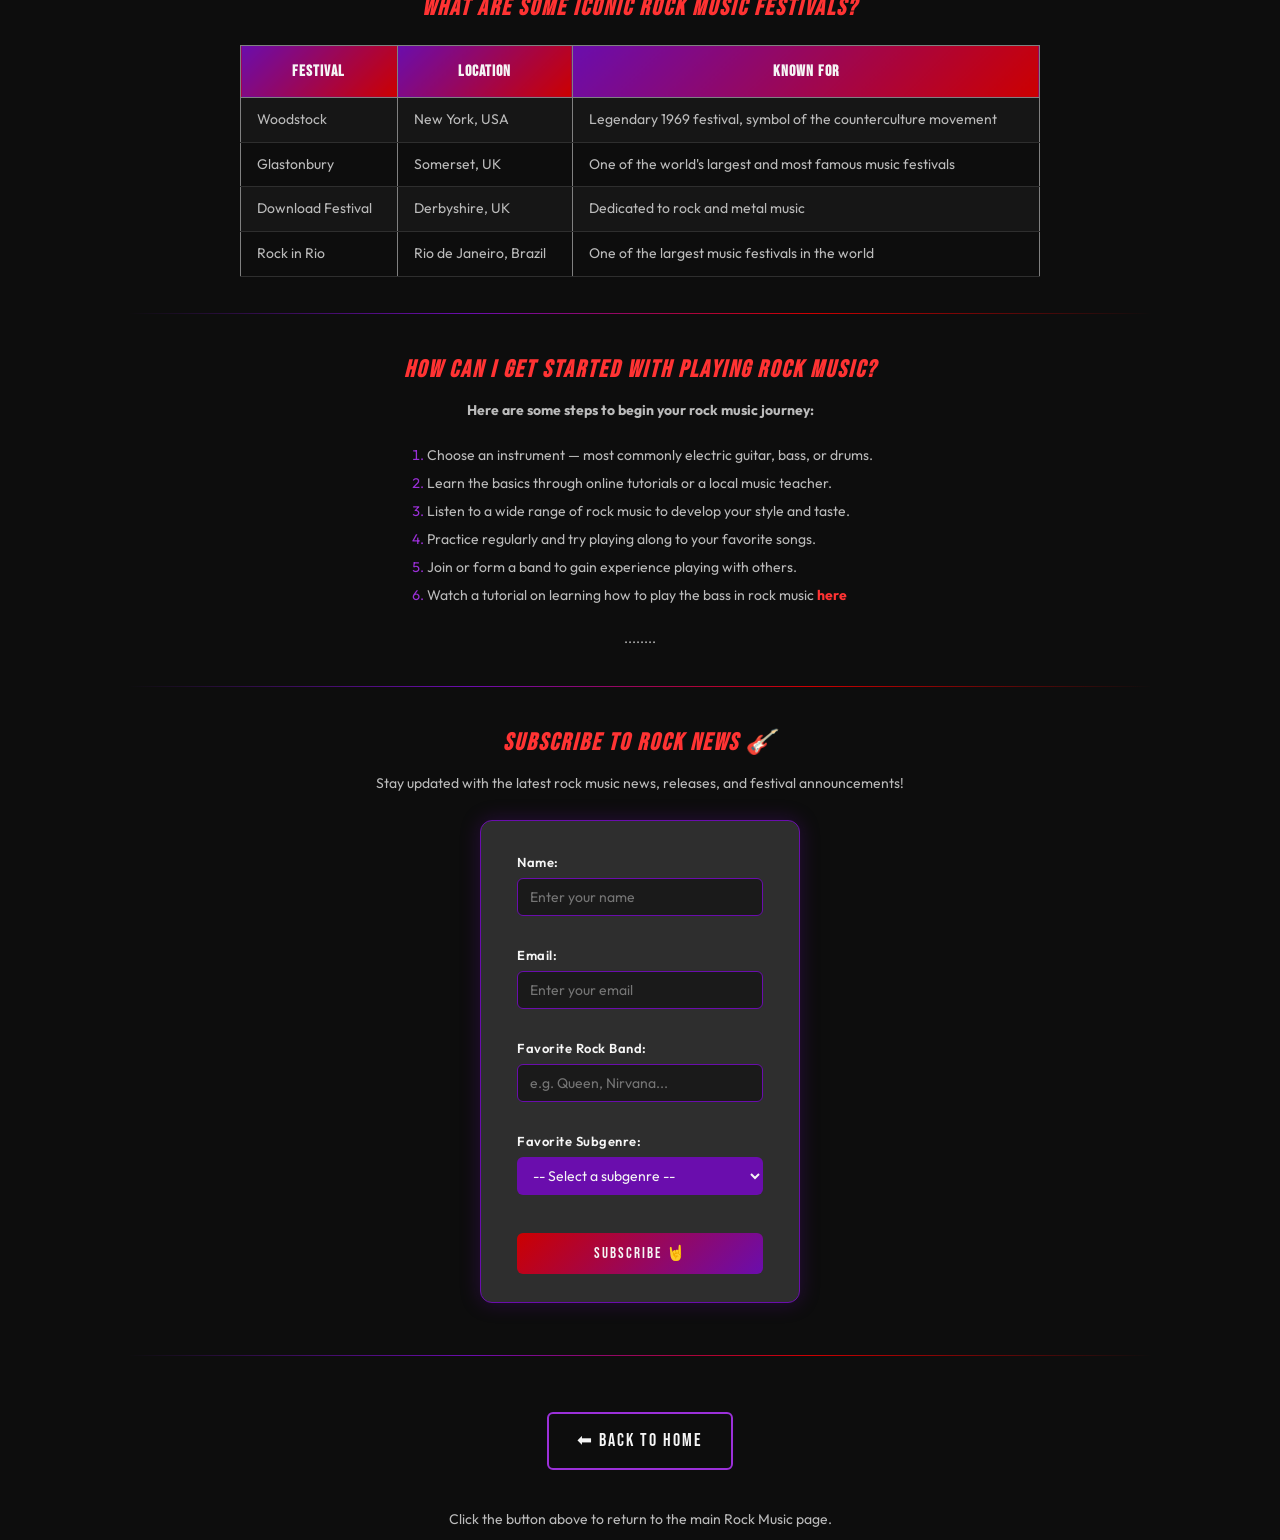
<file: CSS/introduction/page2.html>
<!DOCTYPE html>
<html lang="en">
<head>
    <meta charset="UTF-8">
    <meta name="viewport" content="width=device-width, initial-scale=1.0">
    <link rel="stylesheet" href="style.css">
    <title>Rock Music - Page 2 🎸</title>
</head>

<body dir="auto">
    <h3>Welcome to the second page of Rock Music! 🎸<br>
    Here, we will explore more about rock bands, festivals, and how to get started.</h3>
    <img src= "rock.jpg" alt="Rock Music Image" width="600" height="400">

    <hr>

    <!-- Famous Rock Bands and Artists -->
    <p class="title1"><b><i>What are some famous rock bands and artists?</i></b></p>
    <p>Some of the most iconic rock bands and artists include Led Zeppelin, The Rolling Stones, The Beatles, Pink Floyd, Queen, AC/DC, and Nirvana. <br>Each of these acts shaped the sound and culture of rock music in their own unique way.</p>
    <p>........</p>

    <!-- How Rock Music Evolved -->
    <p class="title1"><b><i>How has rock music evolved over time?</i></b></p>
    <p>Rock music began in the 1950s with artists like Chuck Berry and Elvis Presley, evolved into the British Invasion of the 1960s, <br> expanded into hard rock and progressive rock in the 1970s, and later gave rise to punk, grunge, and alternative rock in the following decades.</p>
    <p>........</p>

    <!-- Subgenres -->
    <p class="title1"><b><i>What are some subgenres of rock music?</i></b></p>
    <p>Rock music has many subgenres, including:</p>
    <ul>
        <li>Classic Rock</li>
        <li>Punk Rock</li>
        <li>Heavy Metal</li>
        <li>Grunge</li>
        <li>Alternative Rock</li>
        <li>Indie Rock</li>
    </ul>
    <p>........</p>

    <!-- Cultural Influence -->
    <p class="title1"><b><i>How does rock music influence culture and society?</i></b></p>
    <p>Rock music has had a massive impact on fashion, language, film, and social movements. It has been a voice for youth rebellion, political activism, and artistic freedom since its early days.</p>
    <p>........</p>

    <hr>

    <!-- Iconic Festivals Table -->
    <p class="title1"><b><i>What are some iconic rock music festivals?</i></b></p>
    <table border="1">
        <tr>
            <th>Festival</th>
            <th>Location</th>
            <th>Known For</th>
        </tr>
        <tr>
            <td>Woodstock</td>
            <td>New York, USA</td>
            <td>Legendary 1969 festival, symbol of the counterculture movement</td>
        </tr>
        <tr>
            <td>Glastonbury</td>
            <td>Somerset, UK</td>
            <td>One of the world's largest and most famous music festivals</td>
        </tr>
        <tr>
            <td>Download Festival</td>
            <td>Derbyshire, UK</td>
            <td>Dedicated to rock and metal music</td>
        </tr>
        <tr>
            <td>Rock in Rio</td>
            <td>Rio de Janeiro, Brazil</td>
            <td>One of the largest music festivals in the world</td>
        </tr>
    </table>

    <hr>

    <!-- Getting Started -->
    <p class="title1"><b><i>How can I get started with playing rock music?</i></b></p>
    <p><b>Here are some steps to begin your rock music journey:</b></p>
    <ol>
        <li>Choose an instrument — most commonly electric guitar, bass, or drums.</li>
        <li>Learn the basics through online tutorials or a local music teacher.</li>
        <li>Listen to a wide range of rock music to develop your style and taste.</li>
        <li>Practice regularly and try playing along to your favorite songs.</li>
        <li>Join or form a band to gain experience playing with others.</li>
        <li>Watch a tutorial on learning how to play the bass in rock music<a class="toturial-link" href="https://youtu.be/upMJaa_rL7k?si=9F3-zJT-RK5It7Xy" target="_blank"> <b>here</b></a></li>
    </ol>
    <p>........</p>

    <hr>


    <!-- Rock News Subscription Form -->
    <p class="title1"><b><i>Subscribe to Rock News 🎸</i></b></p>
    <p>Stay updated with the latest rock music news, releases, and festival announcements!</p>

    <form action="success.html">

        <label for="name">Name:</label><br>
        <input type="text" id="name" name="name" placeholder="Enter your name"><br><br>

        <label for="email">Email:</label><br>
        <input type="email" id="email" name="email" placeholder="Enter your email"><br><br>

        <label for="favorite-band">Favorite Rock Band:</label><br>
        <input type="text" id="favorite-band" name="favorite-band" placeholder="e.g. Queen, Nirvana..."><br><br>

        <label for="subgenre">Favorite Subgenre:</label><br>
        <select id="subgenre" name="subgenre">
            <option value="">-- Select a subgenre --</option>
            <option value="classic-rock">Classic Rock</option>
            <option value="punk-rock">Punk Rock</option>
            <option value="heavy-metal">Heavy Metal</option>
            <option value="grunge">Grunge</option>
            <option value="alternative">Alternative Rock</option>
            <option value="indie">Indie Rock</option>
        </select><br><br>

        <input type="submit" value="Subscribe 🤘">
 
    </form> 


    <hr>

    <a href="index.html" class="return-btn">⬅ Back to Home</a>
    <p>Click the button above to return to the main Rock Music page.</p>

</body>
</html>
</file>
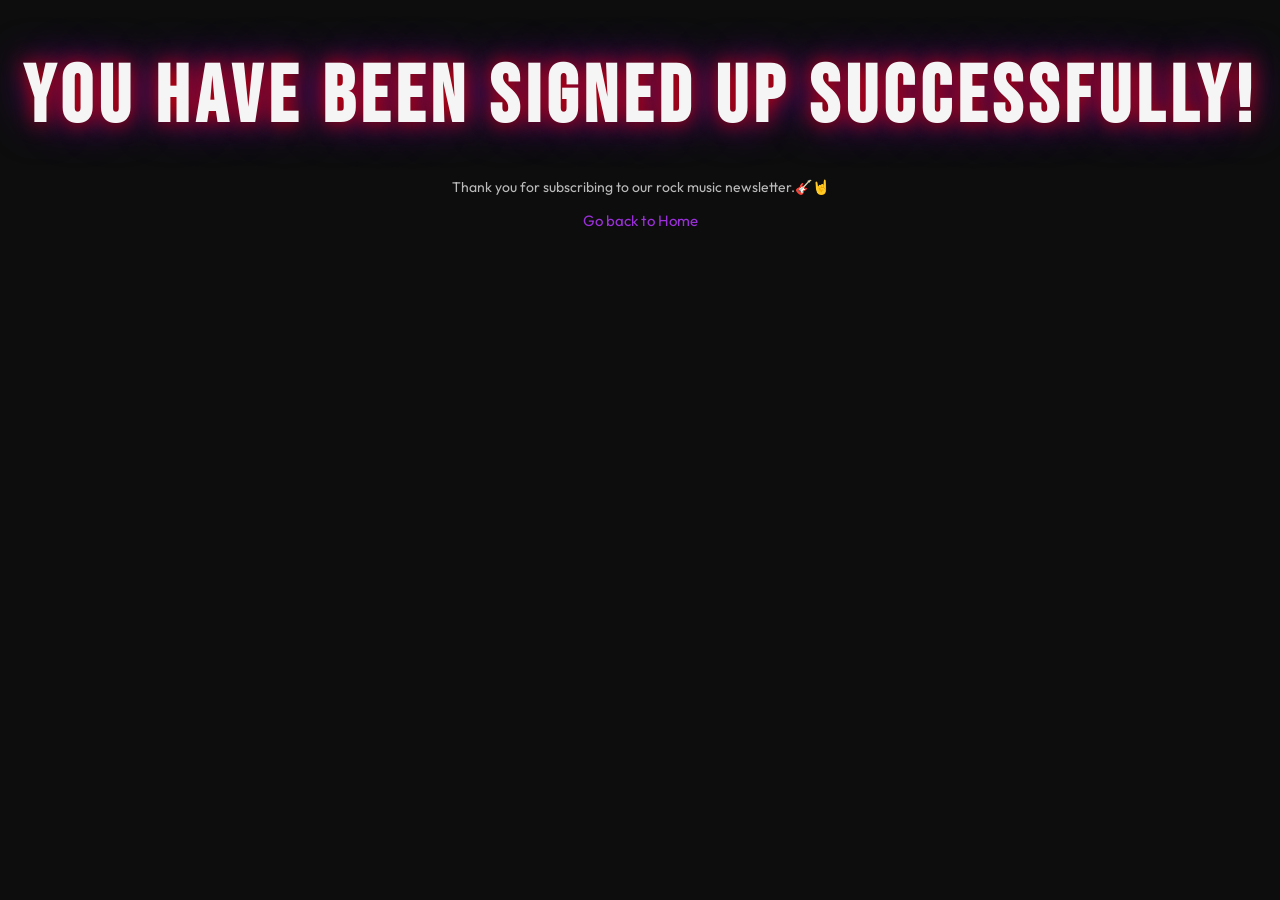
<file: CSS/introduction/success.html>
<!DOCTYPE html>
<html lang="en">
<head>
    <meta charset="UTF-8">
    <title>Form Submitted</title>
    <link rel="stylesheet" href="style.css">
</head>
<body>

    <h1>You have been signed up Successfully!</h1>
    <p>Thank you for subscribing to our rock music newsletter.🎸🤘 </p>

    <a href="index.html">Go back to Home</a>

</body>
</html>
</file>
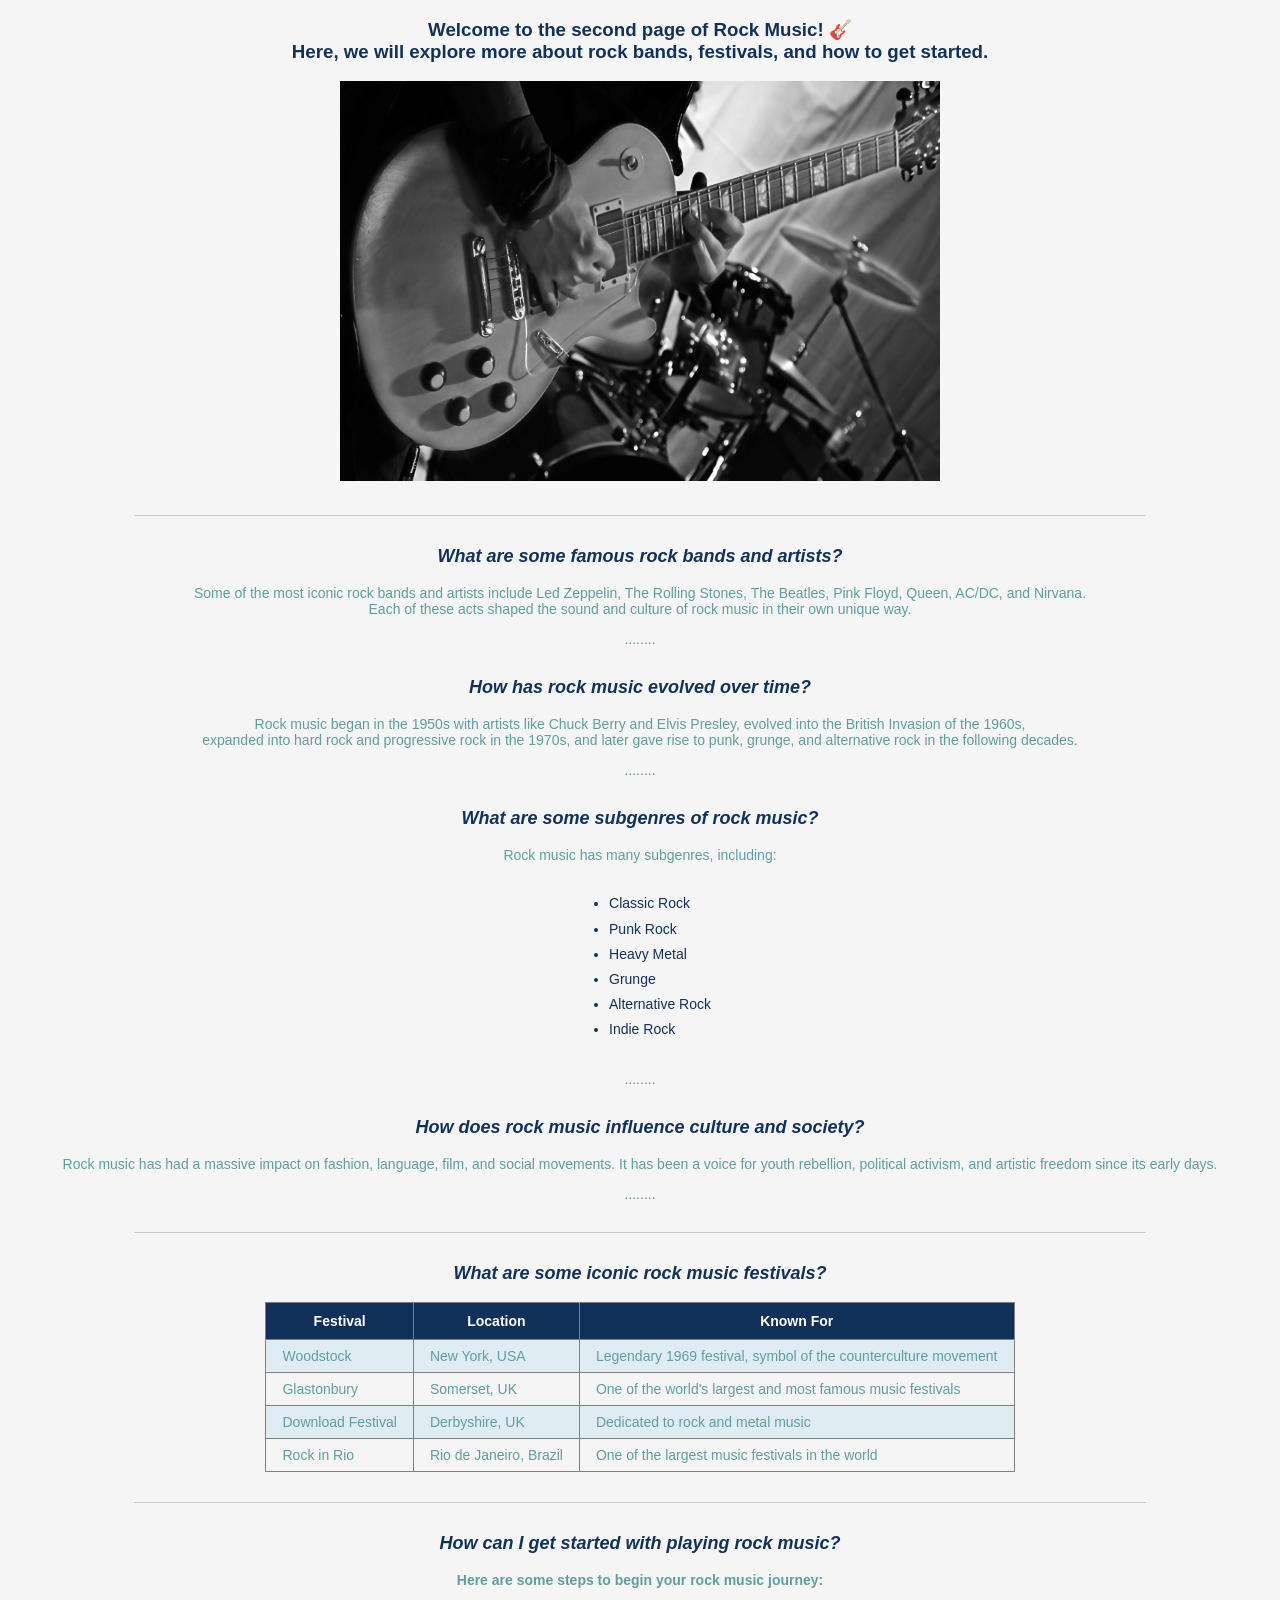
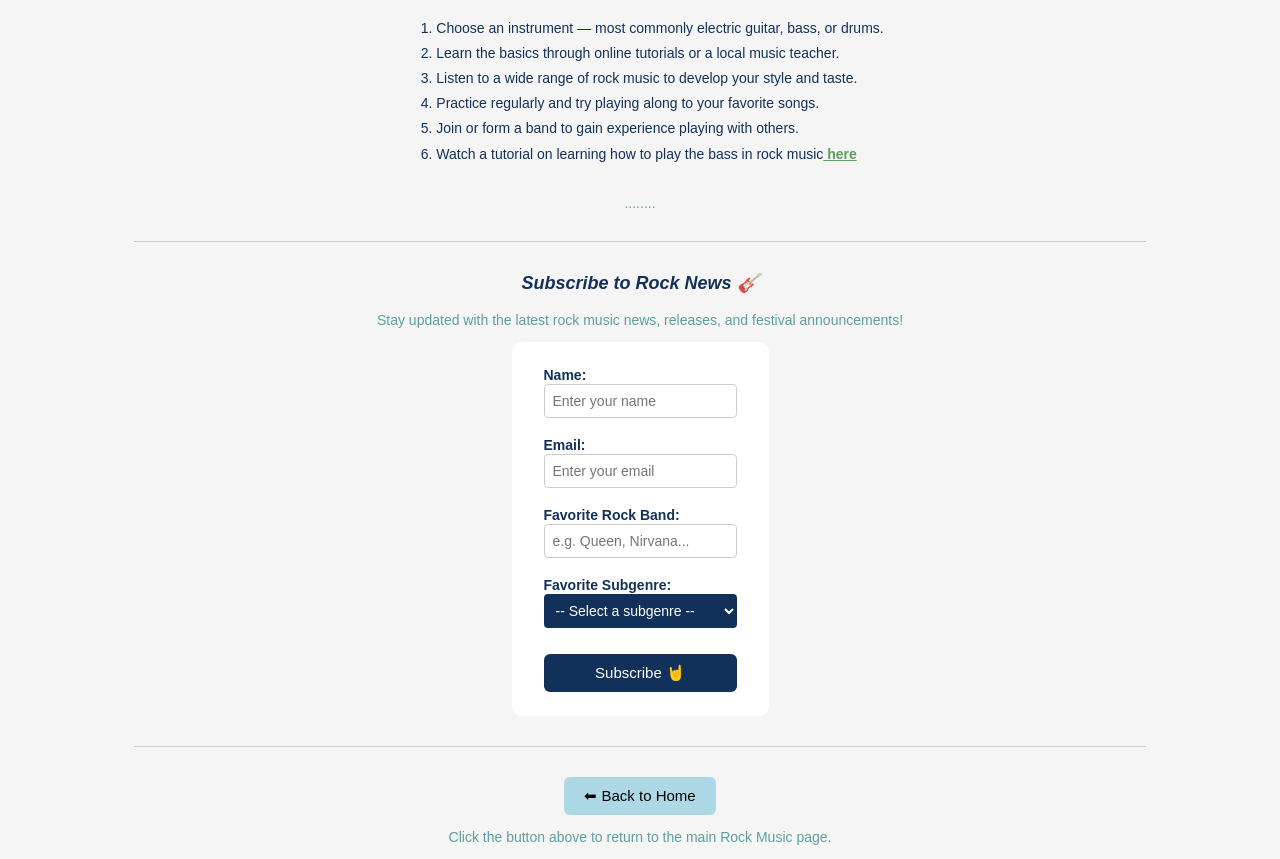
<file: HTML/introduction/page2.html>
<!DOCTYPE html>
<html lang="en">
<head>
    <meta charset="UTF-8">
    <meta name="viewport" content="width=device-width, initial-scale=1.0">
    <title>Rock Music - Page 2 🎸</title>
    <style>

    body {
        background-color: #f5f5f5;
        text-align: center;
        font-family: Arial, sans-serif;
    }

    h3 { color: rgb(17, 49, 91); }

    p {
        color: cadetblue;
        font-size: 14px;
    }

    p.title1 {
        color: rgb(17, 49, 91);
        font-size: 18px;
        margin-top: 30px;
    }

    ul, ol {
        display: inline-block;
        text-align: left;
        color: rgb(17, 49, 91);
        font-size: 14px;
        line-height: 1.8;
    }

    table { margin: 0 auto; border-collapse: collapse; font-size: 14px; }
    th { background-color: rgb(17, 49, 91); color: white; padding: 10px 16px; }
    td { padding: 8px 16px; color: cadetblue; text-align: left; }
    tr:nth-child(even) { background-color: #e0ecf4; }

    hr {
        border: none;
        border-top: 1px solid #ccc;
        margin: 30px auto;
        width: 80%;
    }

    /* Form */
    form {
        display: inline-block;
        text-align: left;
        background-color: #ffffff;
        padding: 24px 32px;
        border-radius: 10px;
    }

    label { color: rgb(17, 49, 91); font-size: 14px; font-weight: bold; }

    input[type="text"],
    input[type="email"] {
        width: 100%;
        padding: 8px;
        border: 1px solid #ccc;
        border-radius: 4px;
        font-size: 14px;
        box-sizing: border-box;
    }

    select {
        width: 100%;
        padding: 8px;
        font-size: 14px;
        background-color: rgb(17, 49, 91);
        color: white;
        border-radius: 4px;
        border: none;
    }

    input[type="submit"] {
        margin-top: 8px;
        background-color: rgb(17, 49, 91);
        color: white;
        border: none;
        padding: 10px 24px;
        font-size: 15px;
        border-radius: 6px;
        cursor: pointer;
        width: 100%;
    }

    input[type="submit"]:hover { background-color: cadetblue; }

    a.toturial-link { 
        color: rgb(93, 157, 93); 
    }

    .return-btn {
    background-color: lightblue;
    padding: 10px 20px;
    display: inline-block;
    border-radius: 6px;
    border: none;
    font-size: 15px;
    cursor: pointer;
   }

    .return-btn:hover {
    background-color: cadetblue;
    color: white;
    transition: 0.3s ease;
    }
    a{
        color: rgb(17, 49, 91);
    }

    </style>
</head>

<body dir="auto">
    <h3>Welcome to the second page of Rock Music! 🎸<br>
    Here, we will explore more about rock bands, festivals, and how to get started.</h3>
    <img src= "rock.jpg" alt="Rock Music Image" width="600" height="400">

    <hr>

    <!-- Famous Rock Bands and Artists -->
    <p class="title1"><b><i>What are some famous rock bands and artists?</i></b></p>
    <p>Some of the most iconic rock bands and artists include Led Zeppelin, The Rolling Stones, The Beatles, Pink Floyd, Queen, AC/DC, and Nirvana. <br>Each of these acts shaped the sound and culture of rock music in their own unique way.</p>
    <p>........</p>

    <!-- How Rock Music Evolved -->
    <p class="title1"><b><i>How has rock music evolved over time?</i></b></p>
    <p>Rock music began in the 1950s with artists like Chuck Berry and Elvis Presley, evolved into the British Invasion of the 1960s, <br> expanded into hard rock and progressive rock in the 1970s, and later gave rise to punk, grunge, and alternative rock in the following decades.</p>
    <p>........</p>

    <!-- Subgenres -->
    <p class="title1"><b><i>What are some subgenres of rock music?</i></b></p>
    <p>Rock music has many subgenres, including:</p>
    <ul>
        <li>Classic Rock</li>
        <li>Punk Rock</li>
        <li>Heavy Metal</li>
        <li>Grunge</li>
        <li>Alternative Rock</li>
        <li>Indie Rock</li>
    </ul>
    <p>........</p>

    <!-- Cultural Influence -->
    <p class="title1"><b><i>How does rock music influence culture and society?</i></b></p>
    <p>Rock music has had a massive impact on fashion, language, film, and social movements. It has been a voice for youth rebellion, political activism, and artistic freedom since its early days.</p>
    <p>........</p>

    <hr>

    <!-- Iconic Festivals Table -->
    <p class="title1"><b><i>What are some iconic rock music festivals?</i></b></p>
    <table border="1">
        <tr>
            <th>Festival</th>
            <th>Location</th>
            <th>Known For</th>
        </tr>
        <tr>
            <td>Woodstock</td>
            <td>New York, USA</td>
            <td>Legendary 1969 festival, symbol of the counterculture movement</td>
        </tr>
        <tr>
            <td>Glastonbury</td>
            <td>Somerset, UK</td>
            <td>One of the world's largest and most famous music festivals</td>
        </tr>
        <tr>
            <td>Download Festival</td>
            <td>Derbyshire, UK</td>
            <td>Dedicated to rock and metal music</td>
        </tr>
        <tr>
            <td>Rock in Rio</td>
            <td>Rio de Janeiro, Brazil</td>
            <td>One of the largest music festivals in the world</td>
        </tr>
    </table>

    <hr>

    <!-- Getting Started -->
    <p class="title1"><b><i>How can I get started with playing rock music?</i></b></p>
    <p><b>Here are some steps to begin your rock music journey:</b></p>
    <ol>
        <li>Choose an instrument — most commonly electric guitar, bass, or drums.</li>
        <li>Learn the basics through online tutorials or a local music teacher.</li>
        <li>Listen to a wide range of rock music to develop your style and taste.</li>
        <li>Practice regularly and try playing along to your favorite songs.</li>
        <li>Join or form a band to gain experience playing with others.</li>
        <li>Watch a tutorial on learning how to play the bass in rock music<a class="toturial-link" href="https://youtu.be/upMJaa_rL7k?si=9F3-zJT-RK5It7Xy" target="_blank"> <b>here</b></a></li>
    </ol>
    <p>........</p>

    <hr>


    <!-- Rock News Subscription Form -->
    <p class="title1"><b><i>Subscribe to Rock News 🎸</i></b></p>
    <p>Stay updated with the latest rock music news, releases, and festival announcements!</p>

    <form action="success.html">

        <label for="name">Name:</label><br>
        <input type="text" id="name" name="name" placeholder="Enter your name"><br><br>

        <label for="email">Email:</label><br>
        <input type="email" id="email" name="email" placeholder="Enter your email"><br><br>

        <label for="favorite-band">Favorite Rock Band:</label><br>
        <input type="text" id="favorite-band" name="favorite-band" placeholder="e.g. Queen, Nirvana..."><br><br>

        <label for="subgenre">Favorite Subgenre:</label><br>
        <select id="subgenre" name="subgenre">
            <option value="">-- Select a subgenre --</option>
            <option value="classic-rock">Classic Rock</option>
            <option value="punk-rock">Punk Rock</option>
            <option value="heavy-metal">Heavy Metal</option>
            <option value="grunge">Grunge</option>
            <option value="alternative">Alternative Rock</option>
            <option value="indie">Indie Rock</option>
        </select><br><br>

        <input type="submit" value="Subscribe 🤘">
 
    </form> 


    <hr>

    <button onclick="window.location.href='index.html'" class="return-btn">⬅ Back to Home</button>
    <p>Click the button above to return to the main Rock Music page.</p>

</body>
</html>
</file>
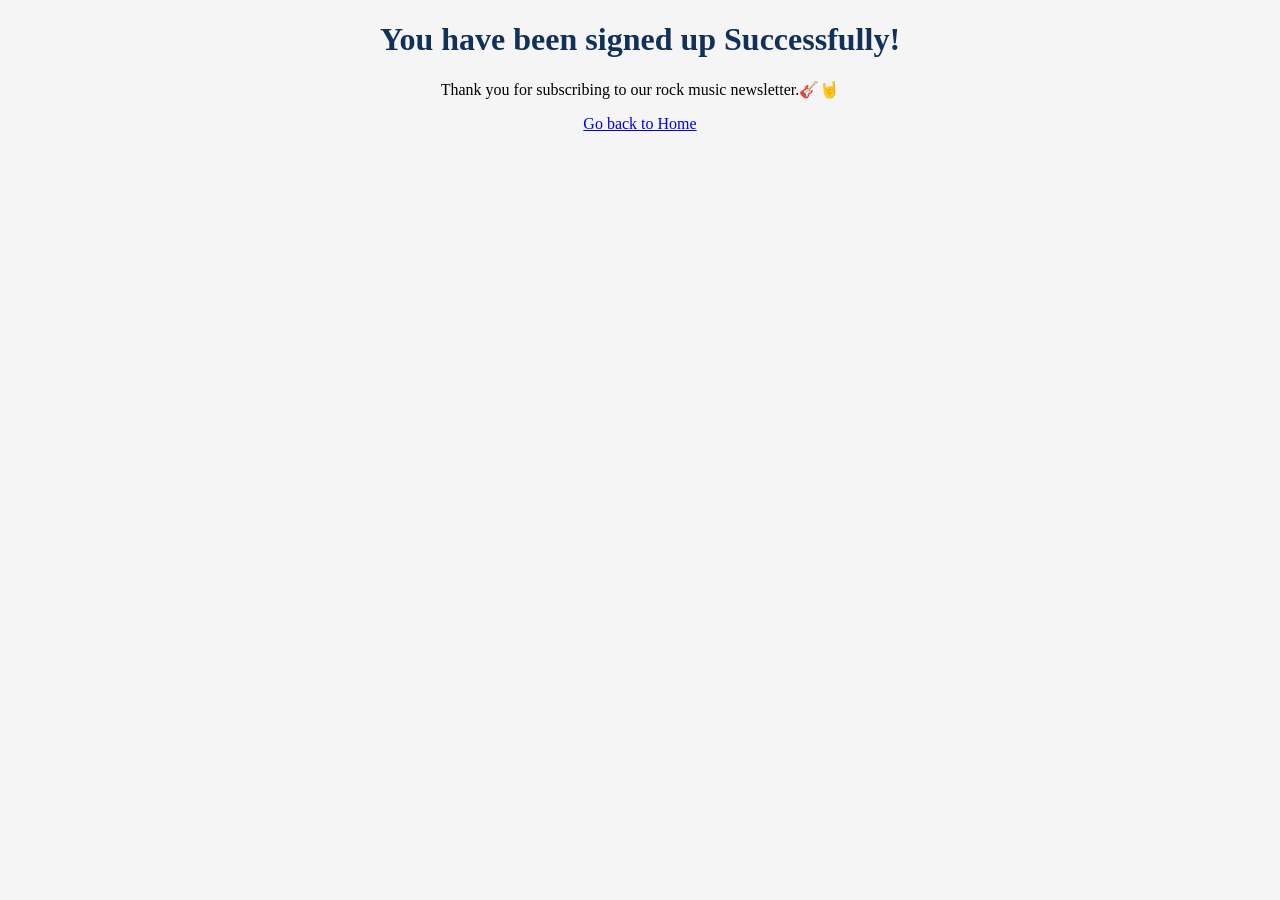
<file: HTML/introduction/success.html>
<!DOCTYPE html>
<html lang="en">
<head>
    <meta charset="UTF-8">
    <title>Form Submitted</title>
    <style>
        body {
            text-align: center;
            background-color: #f5f5f5;
        }

        h1 {
            color: rgb(17, 49, 91);
        }
    </style>
</head>
<body>

    <h1>You have been signed up Successfully!</h1>
    <p>Thank you for subscribing to our rock music newsletter.🎸🤘 </p>

    <a href="index.html">Go back to Home</a>

</body>
</html>
</file>
<file: article/ai/style.css>
@import url('https://fonts.googleapis.com/css2?family=Orbitron:wght@400;700;900&family=Share+Tech+Mono&family=Exo+2:wght@300;400;600&display=swap');

/* VARIABLES */
:root {
    --bg:           #050510;
    --bg-card:      #0d0d1f;
    --neon-cyan:    #00e5ff;
    --neon-pink:    #ff00aa;
    --neon-purple:  #bf00ff;
    --neon-green:   #00ff88;
    --white:        #ffffff;
    --muted:        #b0b0d8;
    --border:       rgba(0, 245, 255, 0.2);
}

/* RESET */
* {
    box-sizing: border-box;
    margin: 0;
    padding: 0;
}

/* SCROLLBAR */
::-webkit-scrollbar { width: 6px; }
::-webkit-scrollbar-track { background: var(--bg); }
::-webkit-scrollbar-thumb { background: var(--neon-purple); border-radius: 2px; }

/* BODY */
body {
    background-color: var(--bg);
    color: var(--white);
    font-family: 'Exo 2', sans-serif;
    font-size: 15px;
    line-height: 1.8;
    background-image:
        linear-gradient(rgba(0,245,255,0.03) 1px, transparent 1px),
        linear-gradient(90deg, rgba(0,245,255,0.03) 1px, transparent 1px);
    background-size: 40px 40px;
}

/* HEADER */
header {
    text-align: center;
    padding: 60px 20px 50px;
    border-bottom: 1px solid var(--border);
    position: relative;
}

header::before {
    content: '';
    position: absolute;
    top: 0; left: 50%;
    transform: translateX(-50%);
    width: 600px;
    height: 300px;
    background: radial-gradient(ellipse, rgba(191,0,255,0.15), transparent 70%);
    pointer-events: none;
}

/* NAV */
nav {
    display: flex;
    justify-content: center;
    gap: 30px;
    margin-bottom: 40px;
    flex-wrap: wrap;
}

nav a {
    font-family: 'Share Tech Mono', monospace;
    font-size: 0.8rem;
    color: var(--muted);
    text-decoration: none;
    letter-spacing: 2px;
    text-transform: uppercase;
    padding: 6px 0;
    border-bottom: 1px solid transparent;
    transition: color 0.2s, border-color 0.2s;
}

nav a:hover {
    color: var(--neon-cyan);
    border-bottom-color: var(--neon-cyan);
}

/* H1 */
h1 {
    font-family: 'Orbitron', sans-serif;
    font-size: clamp(2.5rem, 8vw, 6rem);
    font-weight: 900;
    line-height: 1.1;
    color: var(--white);
    text-shadow:
        0 0 10px var(--neon-cyan),
        0 0 40px var(--neon-purple),
        0 0 80px rgba(0,245,255,0.2);
    letter-spacing: 4px;
    margin-bottom: 16px;
}

h1 span {
    color: var(--neon-cyan);
    display: block;
}

.subtitle {
    font-family: 'Share Tech Mono', monospace;
    color: var(--muted);
    font-size: 0.95rem;
    letter-spacing: 1px;
    max-width: 500px;
    margin: 0 auto;
}

/* MAIN */
main {
    max-width: 1000px;
    margin: 0 auto;
    padding: 40px 20px;
}

/* SECTIONS */
section {
    margin-bottom: 20px;
    text-align: center;
}

/* H2 */
h2 {
    font-family: 'Orbitron', sans-serif;
    font-size: 1.6rem;
    font-weight: 700;
    color: var(--white);
    letter-spacing: 2px;
    margin-bottom: 14px;
}

h2 .highlight {
    color: var(--neon-pink);
    text-shadow: 0 0 12px var(--neon-pink);
}

/* H3 */
h3 {
    font-family: 'Orbitron', sans-serif;
    font-size: 0.95rem;
    color: var(--neon-cyan);
    margin-bottom: 8px;
    letter-spacing: 1px;
}

/* PARAGRAPHS */
p {
    color: var(--muted);
    max-width: 700px;
    margin: 0 auto 16px;
    text-align: center;
}

/* HR */
hr {
    border: none;
    height: 1px;
    background: linear-gradient(to right, transparent, var(--neon-purple), var(--neon-cyan), transparent);
    margin: 50px auto;
    width: 70%;
}

/* CARDS */
.card-grid {
    display: flex;
    gap: 20px;
    justify-content: center;
    flex-wrap: wrap;
    margin-top: 30px;
}

.card {
    background-color: var(--bg-card);
    border: 1px solid var(--border);
    border-radius: 10px;
    padding: 24px 20px;
    width: 280px;
    text-align: left;
    transition: border-color 0.3s, transform 0.3s, box-shadow 0.3s;
    position: relative;
    overflow: hidden;
}

.card::before {
    content: '';
    position: absolute;
    top: 0; left: 0; right: 0;
    height: 2px;
    background: linear-gradient(to right, var(--neon-cyan), var(--neon-purple));
}

.card:hover {
    border-color: var(--neon-cyan);
    transform: translateY(-5px);
    box-shadow: 0 10px 30px rgba(0, 245, 255, 0.1);
}

.card p { text-align: left; margin: 0; font-size: 13px; }

.card--danger::before {
    background: linear-gradient(to right, var(--neon-pink), var(--neon-purple));
}

.card--danger:hover {
    border-color: var(--neon-pink);
    box-shadow: 0 10px 30px rgba(255, 0, 170, 0.1);
}

.card--danger h3 { color: var(--neon-pink); }

/* TABLE */
table {
    width: 100%;
    border-collapse: collapse;
    margin: 30px auto;
    font-size: 14px;
    font-family: 'Share Tech Mono', monospace;
}

thead tr { border-bottom: 1px solid var(--neon-cyan); }

th {
    color: var(--neon-cyan);
    text-align: left;
    padding: 12px 16px;
    font-size: 0.8rem;
    letter-spacing: 2px;
    text-transform: uppercase;
}

td {
    padding: 12px 16px;
    color: var(--muted);
    border-bottom: 1px solid rgba(255,255,255,0.04);
    text-align: left;
}

td:first-child {
    color: var(--neon-green);
    font-weight: 700;
}

tr:hover td { background-color: rgba(0,245,255,0.03); }

/* TWO COLUMN LAYOUT */
.two-col {
    display: flex;
    gap: 40px;
    justify-content: center;
    flex-wrap: wrap;
    margin-top: 30px;
    text-align: left;
}

.two-col > div {
    background-color: var(--bg-card);
    border: 1px solid var(--border);
    border-radius: 10px;
    padding: 24px 28px;
    min-width: 260px;
    flex: 1;
    max-width: 420px;
}

.col-title {
    font-family: 'Orbitron', sans-serif;
    font-size: 0.85rem;
    color: var(--neon-green);
    text-shadow: 0 0 8px var(--neon-green);
    letter-spacing: 1px;
    margin-bottom: 14px;
}

/* LISTS */
ul, ol {
    padding-left: 18px;
    color: var(--muted);
    font-size: 14px;
    line-height: 2;
}

ul li::marker { color: var(--neon-cyan); }
ol li::marker { color: var(--neon-pink); }

.recommendation-list {
    display: inline-block;
    text-align: left;
    margin: 16px auto 0;
}

/* QUOTE */
.quote {
    font-family: 'Share Tech Mono', monospace;
    font-size: 1rem;
    color: var(--white);
    text-shadow: 0 0 10px var(--neon-purple);
    border-left: 3px solid var(--neon-purple);
    padding: 12px 20px;
    margin: 36px auto;
    max-width: 600px;
    text-align: left;
    background: rgba(191,0,255,0.05);
    border-radius: 0 8px 8px 0;
}

/* LINKS */
a {
    color: var(--neon-cyan);
    text-decoration: none;
    transition: color 0.2s, text-shadow 0.2s;
}

a:hover {
    color: var(--neon-pink);
    text-shadow: 0 0 8px var(--neon-pink);
}

/* FOOTER */
footer {
    text-align: center;
    padding: 40px 20px;
    border-top: 1px solid var(--border);
    margin-top: 40px;
}

footer p { font-size: 13px; margin-bottom: 6px; }

.footer-copy {
    color: var(--muted);
    font-family: 'Share Tech Mono', monospace;
    font-size: 0.8rem;
    margin-top: 16px;
}
</file>
<file: CSS/introduction/style.css>
@import url('https://fonts.googleapis.com/css2?family=Bebas+Neue&family=Outfit:wght@300;400;600&display=swap');

/* VARIABLES */
:root {
    --black:      #0d0d0d;
    --dark:       #1a1a2e;
    --purple:     #6a0dad;
    --purple-light: #9b30d9;
    --red:        #cc0000;
    --red-light:  #ff3333;
    --white:      #f5f5f5;
    --grey:       #2e2e2e;
    --text-muted: #bbbbbb;
}

/* RESET & BASE */
* {
    box-sizing: border-box;
    margin: 0;
    padding: 0;
}

body {
    background-color: var(--black);
    color: var(--white);
    font-family: 'Outfit', sans-serif;
    font-size: 15px;
    text-align: center;
    line-height: 1.7;
}

/* HEADINGS */
h1 {
    font-family: 'Bebas Neue', cursive;
    font-size: 5rem;
    color: var(--white);
    letter-spacing: 6px;
    text-shadow: 0 0 20px var(--red), 0 0 40px var(--purple);
    margin: 30px 0 10px;
}

h3 {
    font-family: 'Bebas Neue', cursive;
    font-size: 1.8rem;
    color: var(--white);
    letter-spacing: 3px;
    margin: 20px 0;
}

h5 {
    color: var(--text-muted);
    font-weight: 300;
    font-size: 0.95rem;
    margin: 20px 0;
}

/* PARAGRAPHS */
p {
    color: var(--text-muted);
    font-size: 14px;
    text-align: center;
    margin: 8px auto;
    max-width: 700px;
}

p.page-intro {
    color: var(--white);
    font-size: 15px;
}

p.title1 {
    font-family: 'Bebas Neue', cursive;
    color: var(--red-light);
    font-size: 1.5rem;
    letter-spacing: 2px;
    margin-top: 36px;
    margin-bottom: 6px;
}

p.las-p {
    color: var(--white);
    font-style: italic;
}

/*  LISTS */
ul, ol {
    display: inline-block;
    text-align: left;
    color: var(--text-muted);
    font-size: 14px;
    line-height: 2;
    margin: 10px 0;
    padding-left: 20px;
}

ul li::marker { color: var(--red); }
ol li::marker { color: var(--purple-light); }

/* LINKS */
a {
    color: var(--purple-light);
    text-decoration: none;
    transition: color 0.2s ease;
}

a:hover { color: var(--red-light); }

a.toturial-link {
    color: var(--red-light);
    font-weight: 600;
}

/* HR */
hr {
    border: none;
    height: 1px;
    background: linear-gradient(to right, transparent, var(--purple), var(--red), transparent);
    margin: 36px auto;
    width: 80%;
}

/* IMAGE */
img {
    border: 3px solid var(--purple);
    border-radius: 8px;
    box-shadow: 0 0 24px rgba(106, 13, 173, 0.5);
    margin: 16px 0;
    max-width: 100%;
}

/* TABLE */
table {
    margin: 16px auto;
    border-collapse: collapse;
    font-size: 14px;
    width: 80%;
    max-width: 800px;
}

th {
    background: linear-gradient(135deg, var(--purple), var(--red));
    color: var(--white);
    padding: 12px 16px;
    font-family: 'Bebas Neue', cursive;
    font-size: 1rem;
    letter-spacing: 1px;
}

td {
    padding: 10px 16px;
    color: var(--text-muted);
    text-align: left;
    border-bottom: 1px solid var(--grey);
}

tr:nth-child(even) { background-color: #161616; }
tr:hover { background-color: #1f1f2e; transition: background 0.2s; }

/* FORM */
form {
    display: inline-block;
    text-align: left;
    background-color: var(--grey);
    padding: 28px 36px;
    border-radius: 12px;
    border: 1px solid var(--purple);
    box-shadow: 0 0 20px rgba(106, 13, 173, 0.3);
    margin: 16px 0;
    min-width: 320px;
}

label {
    color: var(--white);
    font-size: 13px;
    font-weight: 600;
    letter-spacing: 0.5px;
}

input[type="text"],
input[type="email"] {
    width: 100%;
    padding: 9px 12px;
    margin-top: 4px;
    background-color: #1a1a1a;
    border: 1px solid var(--purple);
    border-radius: 6px;
    color: var(--white);
    font-size: 14px;
    font-family: 'Outfit', sans-serif;
    transition: border-color 0.2s;
}

input[type="text"]:focus,
input[type="email"]:focus {
    outline: none;
    border-color: var(--red-light);
}

select {
    width: 100%;
    padding: 9px 12px;
    margin-top: 4px;
    background-color: var(--purple);
    color: var(--white);
    border: none;
    border-radius: 6px;
    font-size: 14px;
    font-family: 'Outfit', sans-serif;
    cursor: pointer;
}

input[type="submit"] {
    margin-top: 12px;
    width: 100%;
    padding: 11px;
    background: linear-gradient(135deg, var(--red), var(--purple));
    color: var(--white);
    border: none;
    border-radius: 6px;
    font-size: 15px;
    font-family: 'Bebas Neue', cursive;
    letter-spacing: 2px;
    cursor: pointer;
    transition: opacity 0.2s ease, transform 0.1s ease;
}

input[type="submit"]:hover {
    opacity: 0.85;
    transform: scale(1.02);
}

/* BUTTONS  */
.return-btn {
    display: inline-block;
    margin: 20px 0 30px;
    padding: 12px 28px;
    background: transparent;
    color: var(--white);
    border: 2px solid var(--purple-light);
    border-radius: 6px;
    font-family: 'Bebas Neue', cursive;
    font-size: 1.1rem;
    letter-spacing: 2px;
    cursor: pointer;
    transition: background 0.2s ease, color 0.2s ease;
}

.return-btn:hover {
    background-color: var(--purple);
    color: var(--white);
    text-decoration: none;
}

/* SUCCESS PAGE */
.success-msg {
    margin-top: 80px;
    font-family: 'Bebas Neue', cursive;
    font-size: 3rem;
    color: var(--red-light);
    text-shadow: 0 0 16px var(--purple);
}
</file>
<file: careers/cv/cv_style.css>
@import url('https://fonts.googleapis.com/css2?family=Playfair+Display:ital,wght@0,900;1,900&family=Barlow:ital,wght@0,200;0,400;0,600;1,200&display=swap');

/* VARIABLES */
:root {
    /* Colors */
    --bg:           #060d06;
    --bg-card:      #0c140c;
    --bg-hover:     #101a10;
    --neon:         #a3ff47;
    --neon-dim:     #72cc28;
    --neon-glow:    rgba(163, 255, 71, 0.18);
    --white:        #eef5e0;       /* warmer white — easier on eyes */
    --body-text:    #b8c9a8;       /* WCAG AA on dark bg */
    --muted:        #6e8a5e;       /* decorative only, not body text */
    --border:       rgba(163, 255, 71, 0.14);
    --border-soft:  rgba(163, 255, 71, 0.07);
    --focus-ring:   #a3ff47;

    /* Spacing scale */
    --space-xs: 8px;
    --space-sm: 16px;
    --space-md: 32px;
    --space-lg: 60px;
    --space-xl: 100px;

    /* Transitions */
    --ease: cubic-bezier(0.4, 0, 0.2, 1);
    --duration: 0.25s;
}

/* ACCESSIBILITY */

/* Skip to main content — visible on focus */
.skip-link {
    position: absolute;
    top: -100px;
    left: var(--space-sm);
    background: var(--neon);
    color: var(--bg);
    font-family: 'Barlow', sans-serif;
    font-weight: 600;
    font-size: 0.85rem;
    padding: 10px 20px;
    border-radius: 2px;
    z-index: 9999;
    transition: top 0.2s;
    text-decoration: none;
}

.skip-link:focus { top: var(--space-sm); }

/* Focus ring — visible on all interactive elements */
:focus-visible {
    outline: 2px solid var(--focus-ring);
    outline-offset: 3px;
    border-radius: 2px;
}

/* Remove focus ring for mouse users only */
:focus:not(:focus-visible) { outline: none; }

/* Respect reduced motion */
@media (prefers-reduced-motion: reduce) {
    *, *::before, *::after {
        animation-duration: 0.01ms !important;
        animation-iteration-count: 1 !important;
        transition-duration: 0.01ms !important;
    }
}

/* RESET & BASE */
*, *::before, *::after { box-sizing: border-box; margin: 0; padding: 0; }

html { scroll-behavior: smooth; }

body {
    background-color: var(--bg);
    color: var(--body-text);
    font-family: 'Barlow', sans-serif;
    font-weight: 400;
    font-size: 16px;        /* min 16px for readability */
    line-height: 1.8;
    background-image:
        linear-gradient(rgba(163,255,71,0.018) 1px, transparent 1px),
        linear-gradient(90deg, rgba(163,255,71,0.018) 1px, transparent 1px);
    background-size: 60px 60px;
    overflow-x: hidden;
}

/* Scrollbar */
::-webkit-scrollbar { width: 4px; }
::-webkit-scrollbar-track { background: var(--bg); }
::-webkit-scrollbar-thumb { background: var(--neon-dim); border-radius: 2px; }

/* PAGE LOAD ANIMATIONS */
@keyframes fadeUp {
    from { opacity: 0; transform: translateY(24px); }
    to   { opacity: 1; transform: translateY(0); }
}

@keyframes fadeIn {
    from { opacity: 0; }
    to   { opacity: 1; }
}

@keyframes glowPulse {
    0%, 100% { text-shadow: 0 0 20px rgba(163,255,71,0.2), 0 0 50px rgba(163,255,71,0.08); }
    50%       { text-shadow: 0 0 40px rgba(163,255,71,0.4), 0 0 80px rgba(163,255,71,0.15); }
}

@keyframes scanline {
    0%   { transform: translateY(-100%); }
    100% { transform: translateY(100vh); }
}

@keyframes borderTrace {
    0%   { clip-path: inset(0 100% 100% 0); }
    25%  { clip-path: inset(0 0 100% 0); }
    50%  { clip-path: inset(0 0 0 0); }
    100% { clip-path: inset(0 0 0 0); }
}

/* Staggered fade-up for page elements */
.anim-1 { animation: fadeUp 0.6s var(--ease) 0.1s both; }
.anim-2 { animation: fadeUp 0.6s var(--ease) 0.2s both; }
.anim-3 { animation: fadeUp 0.6s var(--ease) 0.3s both; }
.anim-4 { animation: fadeUp 0.6s var(--ease) 0.4s both; }
.anim-5 { animation: fadeUp 0.6s var(--ease) 0.5s both; }
.anim-6 { animation: fadeUp 0.6s var(--ease) 0.6s both; }

/* NAV */
.topnav {
    display: flex;
    justify-content: space-between;
    align-items: center;
    padding: 0 var(--space-lg);
    height: 64px;           /* fixed height = consistent click target */
    border-bottom: 1px solid var(--border);
    background-color: rgba(6,13,6,0.92);
    position: sticky;
    top: 0;
    z-index: 100;
    backdrop-filter: blur(10px);
    -webkit-backdrop-filter: blur(10px);
    animation: fadeIn 0.4s var(--ease) both;
}

.nav-name {
    font-family: 'Playfair Display', serif;
    font-weight: 900;
    font-size: 1.3rem;
    color: var(--neon);
    letter-spacing: 3px;
    text-decoration: none;
    transition: text-shadow var(--duration) var(--ease);
}

.nav-name:hover {
    text-shadow: 0 0 16px var(--neon-glow);
}

.nav-links {
    display: flex;
    gap: 4px;               /* gap between items, padding gives click targets */
    list-style: none;
}

/* min 44x44px touch targets — WCAG */
.nav-links a {
    display: inline-flex;
    align-items: center;
    min-height: 44px;
    padding: 0 14px;
    font-family: 'Barlow', sans-serif;
    font-weight: 200;
    font-size: 0.78rem;
    color: var(--body-text);
    text-decoration: none;
    letter-spacing: 3px;
    text-transform: uppercase;
    border-radius: 2px;
    transition: color var(--duration) var(--ease),
                background var(--duration) var(--ease);
    position: relative;
}

.nav-links a::after {
    content: '';
    position: absolute;
    bottom: 8px; left: 14px; right: 14px;
    height: 1px;
    background: var(--neon);
    transform: scaleX(0);
    transform-origin: left;
    transition: transform 0.3s var(--ease);
}

.nav-links a:hover { color: var(--white); }
.nav-links a:hover::after { transform: scaleX(1); }

.nav-links a.active {
    color: var(--neon);
}

.nav-links a.active::after { transform: scaleX(1); }

/* Hamburger — mobile only */
.nav-toggle {
    display: none;
    background: none;
    border: 1px solid var(--border);
    color: var(--white);
    padding: 10px 12px;
    border-radius: 2px;
    cursor: pointer;
    font-size: 1.1rem;
    min-height: 44px;
    min-width: 44px;
    align-items: center;
    justify-content: center;
    transition: border-color var(--duration);
}

.nav-toggle:hover { border-color: var(--neon); color: var(--neon); }

/* HERO */
.hero {
    padding: var(--space-xl) var(--space-lg) 80px;
    text-align: center;
    position: relative;
    overflow: hidden;
    border-bottom: 1px solid var(--border);
}

/* Radial glow bg */
.hero::before {
    content: '';
    position: absolute;
    top: -120px; left: 50%;
    transform: translateX(-50%);
    width: 800px; height: 500px;
    background: radial-gradient(ellipse, rgba(163,255,71,0.06), transparent 70%);
    pointer-events: none;
}

/* Animated scanline */
.hero::after {
    content: '';
    position: absolute;
    top: 0; left: 0; right: 0;
    height: 2px;
    background: linear-gradient(to right, transparent, var(--neon), transparent);
    animation: scanline 4s linear infinite;
    opacity: 0.3;
    pointer-events: none;
}

.hero-tag {
    display: inline-block;
    font-family: 'Barlow', sans-serif;
    font-weight: 200;
    font-size: 0.68rem;
    letter-spacing: 4px;
    text-transform: uppercase;
    color: var(--neon);
    border: 1px solid var(--border);
    padding: 6px 18px;
    border-radius: 2px;
    margin-bottom: 28px;
    animation: fadeIn 0.5s var(--ease) 0.2s both;
}

.hero h1 {
    font-family: 'Playfair Display', serif;
    font-weight: 900;
    font-size: clamp(3.8rem, 11vw, 9rem);
    line-height: 0.9;
    letter-spacing: -3px;
    color: var(--white);
    margin-bottom: 8px;
    animation: fadeUp 0.7s var(--ease) 0.3s both;
}

.hero h1 span {
    color: var(--neon);
    display: block;
    font-style: italic;
    animation: glowPulse 4s ease-in-out infinite;
    animation-delay: 1s;
}

.hero-sub {
    font-family: 'Barlow', sans-serif;
    font-weight: 200;
    font-size: 0.88rem;
    letter-spacing: 3px;
    text-transform: uppercase;
    color: var(--body-text);
    margin: 24px auto 40px;
    max-width: none;
    animation: fadeUp 0.6s var(--ease) 0.5s both;
}

.hero-btns {
    display: flex;
    gap: var(--space-sm);
    justify-content: center;
    flex-wrap: wrap;
    margin-bottom: 50px;
    animation: fadeUp 0.6s var(--ease) 0.6s both;
}

/* BUTTONS — min 44px touch target */
.btn {
    display: inline-flex;
    align-items: center;
    justify-content: center;
    min-height: 48px;
    padding: 0 32px;
    font-family: 'Barlow', sans-serif;
    font-weight: 600;
    font-size: 0.78rem;
    letter-spacing: 2px;
    text-transform: uppercase;
    border-radius: 2px;
    text-decoration: none;
    transition: background var(--duration) var(--ease),
                box-shadow var(--duration) var(--ease),
                transform var(--duration) var(--ease);
    cursor: pointer;
    border: none;
    white-space: nowrap;
}

.btn:active { transform: scale(0.97); }

.btn--primary {
    background-color: var(--neon);
    color: var(--bg);           /* dark text on neon = high contrast */
}

.btn--primary:hover {
    background-color: #bfff70;
    box-shadow: 0 0 24px rgba(163,255,71,0.35);
    color: var(--bg-hover);
}

.btn--outline {
    background: transparent;
    color: var(--white);
    border: 1px solid rgba(255,255,255,0.2);
}

.btn--outline:hover {
    border-color: var(--neon);
    color: var(--neon);
    box-shadow: 0 0 12px rgba(163,255,71,0.1);
}

/* HERO PILLS */
.hero-pills {
    display: flex;
    flex-wrap: wrap;
    gap: 10px;
    justify-content: center;
    animation: fadeUp 0.6s var(--ease) 0.7s both;
}

.pill {
    font-family: 'Barlow', sans-serif;
    font-weight: 200;
    font-size: 0.72rem;
    padding: 6px 16px;
    border: 1px solid var(--border);
    color: var(--body-text);
    letter-spacing: 1px;
    border-radius: 2px;
    transition: border-color var(--duration), color var(--duration);
}

.pill:hover { border-color: var(--neon-dim); color: var(--neon); }

/* STATS BAR */
.stats {
    display: flex;
    justify-content: center;
    border-bottom: 1px solid var(--border);
    flex-wrap: wrap;
}

.stat {
    flex: 1;
    min-width: 140px;
    max-width: 220px;
    padding: 40px 20px;
    text-align: center;
    border-right: 1px solid var(--border);
    transition: background var(--duration) var(--ease);
}

.stat:last-child { border-right: none; }
.stat:hover { background: rgba(163,255,71,0.03); }

.stat-num {
    display: block;
    font-family: 'Playfair Display', serif;
    font-weight: 900;
    font-size: 3rem;
    color: var(--neon);
    text-shadow: 0 0 20px rgba(163,255,71,0.2);
    line-height: 1;
    transition: text-shadow var(--duration);
}

.stat:hover .stat-num {
    text-shadow: 0 0 30px rgba(163,255,71,0.4);
}

.stat-label {
    display: block;
    font-family: 'Barlow', sans-serif;
    font-weight: 200;
    font-size: 0.68rem;
    letter-spacing: 3px;
    text-transform: uppercase;
    color: var(--body-text);
    margin-top: 8px;
}

/* LAYOUT CONTAINERS */
.page-main { max-width: 1100px; margin: 0 auto; }

.section {
    padding: var(--space-lg);
    max-width: 1100px;
    margin: 0 auto;
}

.section-title {
    font-family: 'Playfair Display', serif;
    font-weight: 900;
    font-size: 1.9rem;
    color: var(--white);
    margin-bottom: var(--space-md);
    letter-spacing: -0.5px;
}

.section-title em {
    color: var(--neon);
    font-style: italic;
}

.section-desc {
    color: var(--body-text);
    margin-bottom: var(--space-md);
    max-width: 620px;
    font-weight: 400;
    font-size: 1rem;
}

.page-header {
    padding: 70px var(--space-lg) 30px;
    border-bottom: 1px solid var(--border);
}

.page-title {
    font-family: 'Playfair Display', serif;
    font-weight: 900;
    font-size: clamp(2.8rem, 7vw, 5.5rem);
    letter-spacing: -1px;
    color: var(--white);
    line-height: 1;
    animation: fadeUp 0.6s var(--ease) 0.15s both;
}

.page-title span {
    color: var(--neon);
    font-style: italic;
    text-shadow: 0 0 30px rgba(163,255,71,0.15);
}

.page-sub {
    font-family: 'Barlow', sans-serif;
    font-weight: 200;
    letter-spacing: 2px;
    text-transform: uppercase;
    font-size: 0.78rem;
    color: var(--body-text);
    margin-top: 16px;
    text-align: left;
    max-width: none;
    animation: fadeUp 0.6s var(--ease) 0.25s both;
}

hr {
    border: none;
    border-top: 1px solid var(--border);
    margin: 0 var(--space-lg);
}

/* EXPERIENCE */
.exp-card {
    display: flex;
    gap: 48px;
    padding: 32px 0;
    border-bottom: 1px solid var(--border-soft);
    align-items: flex-start;
    transition: background var(--duration) var(--ease);
    border-radius: 4px;
}

.exp-card:last-child { border-bottom: none; }

.exp-card:hover { background: rgba(163,255,71,0.02); }

.exp-left { min-width: 210px; max-width: 210px; }

.exp-company {
    display: block;
    font-family: 'Playfair Display', serif;
    font-weight: 900;
    font-size: 1.1rem;
    color: var(--white);
}

.exp-role {
    display: block;
    font-family: 'Barlow', sans-serif;
    font-weight: 200;
    font-size: 0.7rem;
    color: var(--neon-dim);
    text-transform: uppercase;
    letter-spacing: 2px;
    margin-top: 5px;
}

.exp-right { flex: 1; }

.exp-date {
    display: block;
    font-family: 'Barlow', sans-serif;
    font-weight: 200;
    font-size: 0.72rem;
    letter-spacing: 1px;
    color: var(--muted);
    margin-bottom: 8px;
}

.exp-right p {
    color: var(--body-text);
    font-size: 0.95rem;
    text-align: left;
    max-width: none;
    margin: 0;
}

/* EDUCATION */
.edu-grid { display: flex; gap: 24px; flex-wrap: wrap; }

.edu-card {
    flex: 1;
    min-width: 240px;
    background-color: var(--bg-card);
    border: 1px solid var(--border);
    border-radius: 4px;
    padding: 28px;
    position: relative;
    overflow: hidden;
    transition: border-color var(--duration), transform var(--duration), box-shadow var(--duration);
}

.edu-card::before {
    content: '';
    position: absolute;
    top: 0; left: 0; right: 0;
    height: 2px;
    background: var(--neon);
    box-shadow: 0 0 10px var(--neon-glow);
}

.edu-card:hover {
    border-color: rgba(163,255,71,0.3);
    transform: translateY(-4px);
    box-shadow: 0 12px 32px rgba(0,0,0,0.3);
}

.edu-icon { font-size: 1.8rem; display: block; margin-bottom: 14px; }

.edu-card h3 {
    font-family: 'Playfair Display', serif;
    font-weight: 900;
    font-size: 1rem;
    color: var(--white);
    margin-bottom: 5px;
}

.edu-card p {
    color: var(--body-text);
    font-size: 0.9rem;
    text-align: left;
    margin: 0;
    max-width: none;
}

.edu-date {
    display: inline-block;
    margin-top: 12px;
    font-family: 'Barlow', sans-serif;
    font-weight: 200;
    font-size: 0.7rem;
    color: var(--neon-dim);
    letter-spacing: 1px;
    text-transform: uppercase;
}

/* ABOUT */
.about-grid {
    display: flex;
    gap: var(--space-lg);
    padding: var(--space-lg);
    align-items: flex-start;
}

.about-text { flex: 2; }

.about-text h2 {
    font-family: 'Playfair Display', serif;
    font-weight: 900;
    font-size: 1.6rem;
    margin-bottom: 18px;
    color: var(--white);
}

.about-text p {
    color: var(--body-text);
    text-align: left;
    max-width: none;
    margin-bottom: 14px;
    font-size: 1rem;
}

.about-sidebar { flex: 1; min-width: 200px; }

.info-block {
    padding: 14px 0;
    border-bottom: 1px solid var(--border-soft);
}

.info-block:last-child { border-bottom: none; }

.info-block h3 {
    font-family: 'Barlow', sans-serif;
    font-weight: 200;
    font-size: 0.65rem;
    letter-spacing: 3px;
    text-transform: uppercase;
    color: var(--neon-dim);
    margin-bottom: 4px;
}

.info-block p {
    color: var(--white);
    font-size: 0.95rem;
    text-align: left;
    margin: 0;
    max-width: none;
}

/* CERTIFICATIONS */
.cert-grid {
    display: flex;
    gap: 50px;
    flex-wrap: wrap;
    justify-content: center;
}

.cert-card {
    background-color: var(--bg-card);
    border: 1px solid var(--border);
    border-radius: 4px;
    padding: 28px 20px;
    text-align: center;
    width: 200px;
    transition: border-color var(--duration), transform var(--duration), box-shadow var(--duration);
    cursor: default;
}

.cert-card:hover {
    border-color: var(--neon-dim);
    transform: translateY(-4px);
    box-shadow: 0 10px 28px rgba(0,0,0,0.25);
}

.cert-icon { font-size: 1.8rem; display: block; margin-bottom: 10px; }

.cert-card p {
    font-size: 1rem;
    color: var(--body-text);
    text-align: center;
    margin: 20px 0 0;
    max-width: none;
}

/* PROJECT CARDS */
.project-card--featured {
    display: flex;
    gap: 36px;
    padding: 36px 0;
    border-bottom: 1px solid var(--border-soft);
    align-items: flex-start;
    transition: background var(--duration);
}

.project-card--featured:last-child { border-bottom: none; }
.project-card--featured:hover { background: rgba(163,255,71,0.015); }

.project-img-placeholder {
    min-width: 200px;
    height: 140px;
    background-color: var(--bg-card);
    border: 1px dashed var(--border);
    border-radius: 4px;
    display: block;          /* ← changed from flex */
    transition: border-color var(--duration);
    
    /* NEW — these make the image fill the box */
    object-fit: cover;
    object-position: top;
    overflow: hidden;
}

.project-img-placeholder:hover { border-color: var(--neon-dim); }
.project-img-placeholder span { font-size: 2rem; }

.project-tag {
    font-family: 'Barlow', sans-serif;
    font-weight: 200;
    font-size: 0.68rem;
    text-transform: uppercase;
    letter-spacing: 2px;
    color: var(--neon-dim);
    display: block;
    margin-bottom: 8px;
}

.project-info h3 {
    font-family: 'Playfair Display', serif;
    font-weight: 900;
    font-size: 1.3rem;
    margin-bottom: 10px;
    color: var(--white);
}

.project-info p {
    color: var(--body-text);
    font-size: 0.95rem;
    text-align: left;
    margin-bottom: 16px;
    max-width: none;
}

.project-tech { display: flex; flex-wrap: wrap; gap: 8px; }

.tech-pill {
    font-family: 'Barlow', sans-serif;
    font-weight: 200;
    font-size: 0.68rem;
    padding: 5px 12px;
    background-color: var(--bg-card);
    border: 1px solid var(--border);
    color: var(--neon-dim);
    letter-spacing: 1px;
    border-radius: 2px;
    transition: border-color var(--duration), color var(--duration);
}

.tech-pill:hover { border-color: var(--neon-dim); color: var(--neon); }

/* UX CARD GRID */
.ux-grid {
    display: flex;
    flex-wrap: wrap;
    gap: 24px;
    justify-content: center;
    margin-top: 24px;
}

.ux-card {
    width: 300px;
    background: var(--bg-card);
    border: 1px solid var(--border);
    border-radius: 4px;
    padding: 0 0 20px;
    overflow: hidden;
    transition: border-color var(--duration), transform var(--duration), box-shadow var(--duration);
    position: relative;
    
}
.ux-card .project-img-placeholder {
    width: 100%;
    height: 160px;
    min-width: unset;
    border: none;
    border-bottom: 1px solid var(--border-soft);
    border-radius: 0;
}

.ux-card::before {
    content: '';
    position: absolute;
    top: 0; left: 0; right: 0;
    height: 2px;
    background: linear-gradient(to right, var(--neon), var(--neon-dim));
    opacity: 0;
    transition: opacity var(--duration);
}

.ux-card:hover::before { opacity: 1; }

.ux-card:hover {
    border-color: rgba(163,255,71,0.3);
    transform: translateY(-6px);
    box-shadow: 0 16px 40px rgba(0,0,0,0.4);
}

.ux-img-placeholder {
    height: 160px;
    background-color: #0a130a;
    border-bottom: 1px solid var(--border-soft);
    display: flex;
    flex-direction: column;
    align-items: center;
    justify-content: center;
    color: var(--muted);
    font-size: 0.7rem;
    letter-spacing: 1px;
    gap: 8px;
    transition: background var(--duration);
}

.ux-card:hover .ux-img-placeholder { background-color: #0d1a0d; }
.ux-img-placeholder span { font-size: 2.5rem; }

.ux-card h3 {
    font-family: 'Playfair Display', serif;
    font-weight: 900;
    font-size: 0.95rem;
    padding: 16px 16px 6px;
    color: var(--white);
}

.ux-card p {
    font-size: 0.85rem;
    color: var(--body-text);
    padding: 0 16px 12px;
    text-align: left;
    max-width: none;
    margin: 0;
}

.ux-card .tech-pill { margin: 4px 16px 0; }

/* SKILLS */
.skills-grid {
    display: flex;
    flex-wrap: wrap;
    gap: 16px;
    justify-content: center;
}

.skill-card {
    width: 190px;
    background: var(--bg-card);
    border: 1px solid var(--border);
    border-radius: 4px;
    padding: 22px 18px;
    text-align: center;
    transition: border-color var(--duration), transform var(--duration);
    position: relative;
    overflow: hidden;
}

/* Neon sweep on hover */
.skill-card::after {
    content: '';
    position: absolute;
    bottom: 0; left: 0; right: 0;
    height: 1px;
    background: var(--neon);
    transform: scaleX(0);
    transform-origin: left;
    transition: transform 0.35s var(--ease);
}

.skill-card:hover::after { transform: scaleX(1); }

.skill-card:hover {
    border-color: rgba(163,255,71,0.3);
    transform: translateY(-4px);
}

.skill-card--ai { border-color: rgba(163,255,71,0.22); background: #0b150b; }

.skill-icon { font-size: 1.8rem; display: block; margin-bottom: 10px; }

.skill-card h3 {
    font-family: 'Playfair Display', serif;
    font-size: 0.88rem;
    font-weight: 900;
    margin-bottom: 5px;
    color: var(--white);
}

.skill-card p {
    font-size: 0.78rem;
    color: var(--body-text);
    text-align: center;
    margin: 0;
    max-width: none;
}

/* Hard skill pills */
.hardskill-list {
    display: flex;
    flex-wrap: wrap;
    gap: 12px;
    justify-content: center;
}

.hardskill-pill {
    display: inline-flex;
    align-items: center;
    min-height: 44px;
    padding: 0 18px;
    background-color: transparent;
    color: var(--body-text);
    border: 1px solid var(--border);
    border-radius: 2px;
    font-family: 'Barlow', sans-serif;
    font-weight: 400;
    font-size: 0.82rem;
    letter-spacing: 1px;
    transition: all var(--duration) var(--ease);
    cursor: default;
}

.hardskill-pill:hover {
    background-color: var(--neon);
    color: var(--bg);
    border-color: var(--neon);
    transform: translateY(-2px);
}

/* TABLE */
table {
    width: 100%;
    border-collapse: collapse;
    font-size: 0.9rem;
    margin-top: 20px;
}

th {
    text-align: left;
    padding: 14px 16px;
    font-family: 'Barlow', sans-serif;
    font-weight: 200;
    font-size: 0.68rem;
    letter-spacing: 3px;
    text-transform: uppercase;
    color: var(--neon-dim);
    border-bottom: 1px solid var(--border);
}

td {
    padding: 16px;
    border-bottom: 1px solid var(--border-soft);
    color: var(--body-text);
    text-align: left;
}

td:first-child { color: var(--white); font-weight: 600; }

tr:hover td { background-color: rgba(163,255,71,0.025); }

/* HOBBIES */
.hobby-grid {
    display: flex;
    flex-wrap: wrap;
    gap: 20px;
    justify-content: center;
    margin-top: 20px;
}

.hobby-card {
    width: 220px;
    background: var(--bg-card);
    border: 1px solid var(--border);
    border-radius: 4px;
    padding: 24px 20px;
    text-align: center;
    transition: transform var(--duration), border-color var(--duration), box-shadow var(--duration);
}

.hobby-card:hover {
    transform: translateY(-5px);
    border-color: rgba(163,255,71,0.3);
    box-shadow: 0 10px 28px rgba(0,0,0,0.3);
}

.hobby-card--music { border-top: 2px solid var(--neon); }

.hobby-icon { font-size: 2rem; display: block; margin-bottom: 10px; }

.hobby-card h3 {
    font-family: 'Playfair Display', serif;
    font-weight: 900;
    font-size: 0.95rem;
    margin-bottom: 6px;
    color: var(--white);
}

.hobby-card p {
    font-size: 0.85rem;
    color: var(--body-text);
    text-align: center;
    margin: 0;
    max-width: none;
}

.music-languages { margin-top: 36px; text-align: center; }

.music-languages h3 {
    font-family: 'Barlow', sans-serif;
    font-weight: 200;
    font-size: 0.68rem;
    letter-spacing: 3px;
    text-transform: uppercase;
    color: var(--body-text);
    margin-bottom: 14px;
}

.lang-pills {
    display: flex;
    gap: 12px;
    justify-content: center;
    flex-wrap: wrap;
}

.lang-pill {
    display: inline-flex;
    align-items: center;
    min-height: 44px;
    padding: 0 18px;
    background-color: var(--bg-card);
    border: 1px solid var(--border);
    border-radius: 2px;
    font-size: 0.85rem;
    color: var(--body-text);
    transition: border-color var(--duration), color var(--duration);
}

.lang-pill:hover { border-color: var(--neon-dim); color: var(--neon); }

.reading-grid {
    display: flex;
    gap: 20px;
    justify-content: center;
    flex-wrap: wrap;
    margin-top: 20px;
}

.reading-card {
    width: 160px;
    background: var(--bg-card);
    border: 1px solid var(--border);
    border-radius: 4px;
    padding: 28px 16px;
    text-align: center;
    transition: border-color var(--duration), transform var(--duration);
}

.reading-card:hover {
    border-color: var(--neon-dim);
    transform: translateY(-4px);
}

.reading-card span { font-size: 2.2rem; display: block; margin-bottom: 10px; }

.reading-card h3 {
    font-family: 'Playfair Display', serif;
    font-weight: 900;
    font-size: 0.9rem;
    color: var(--white);
}

/* LINKS */
a {
    color: var(--neon-dim);
    text-decoration: underline;
    text-underline-offset: 3px;
    text-decoration-color: transparent;
    transition: color var(--duration), text-decoration-color var(--duration);
}

a:hover {
    color: var(--neon);
    text-decoration-color: var(--neon);
}

/* Nav and button links — no underline */
.topnav a, .btn, .nav-name { text-decoration: none; }

/* FOOTER */
.footer {
    text-align: center;
    padding: 50px var(--space-lg);
    border-top: 1px solid var(--border);
    margin-top: 60px;
}

.footer p {
    font-family: 'Barlow', sans-serif;
    font-size: 0.9rem;
    margin-bottom: 8px;
    max-width: none;
    color: var(--body-text);
}

.footer-links {
    display: flex;
    gap: 24px;
    justify-content: center;
    margin: 12px 0;
}

.footer-links a {
    display: inline-flex;
    align-items: center;
    min-height: 44px;
    padding: 0 8px;
    font-family: 'Barlow', sans-serif;
    font-weight: 200;
    font-size: 0.72rem;
    letter-spacing: 2px;
    text-transform: uppercase;
}

.footer-copy {
    font-size: 0.7rem !important;
    letter-spacing: 2px;
    color: var(--muted) !important;
    margin-top: 20px;
}

/* RESPONSIVE — MOBILE FIRST */

/* Tablet — 768px */
@media (max-width: 768px) {
    :root {
        --space-lg: 28px;
        --space-xl: 60px;
    }

    .topnav {
        padding: 0 var(--space-lg);
        flex-wrap: wrap;
        height: auto;
        gap: 0;
    }

    .topnav > *:first-child { padding: 16px 0; }

    .nav-toggle { display: inline-flex; }

    .nav-links {
        display: none;
        flex-direction: column;
        width: 100%;
        padding: 12px 0 16px;
        border-top: 1px solid var(--border);
        gap: 0;
    }

    .nav-links.open { display: flex; }

    .nav-links a {
        padding: 12px 4px;
        min-height: 48px;
        font-size: 0.85rem;
    }

    .nav-links a::after { display: none; }

    .hero { padding: 60px var(--space-lg) 50px; }

    .hero h1 { letter-spacing: -1px; }

    .hero-btns { flex-direction: column; align-items: center; }

    .btn { width: 100%; max-width: 280px; }

    .stats { flex-wrap: wrap; }
    .stat { min-width: 50%; border-right: none; border-bottom: 1px solid var(--border); }
    .stat:nth-child(odd) { border-right: 1px solid var(--border); }

    .exp-card { flex-direction: column; gap: 16px; }
    .exp-left { min-width: unset; max-width: unset; }

    .about-grid { flex-direction: column; gap: var(--space-md); padding: var(--space-lg); }

    .project-card--featured { flex-direction: column; }
    .project-img-placeholder { min-width: unset; width: 100%; }

    .ux-card { width: 100%; max-width: 400px; }

    .skill-card { width: calc(50% - 8px); }

    .hobby-card { width: calc(50% - 10px); }

    hr { margin: 0 var(--space-lg); }

    table { font-size: 0.82rem; }
    th, td { padding: 10px 10px; }
}

/* Mobile — 480px */
@media (max-width: 480px) {
    body { font-size: 15px; }

    .page-title { font-size: 2.4rem; }

    .stat { min-width: 100%; border-right: none; }

    .skill-card { width: 100%; }

    .hobby-card { width: 100%; }

    .edu-card { min-width: unset; }

    .cert-card { width: calc(50% - 10px); }

    .reading-card { width: calc(50% - 10px); }
}
</file>
